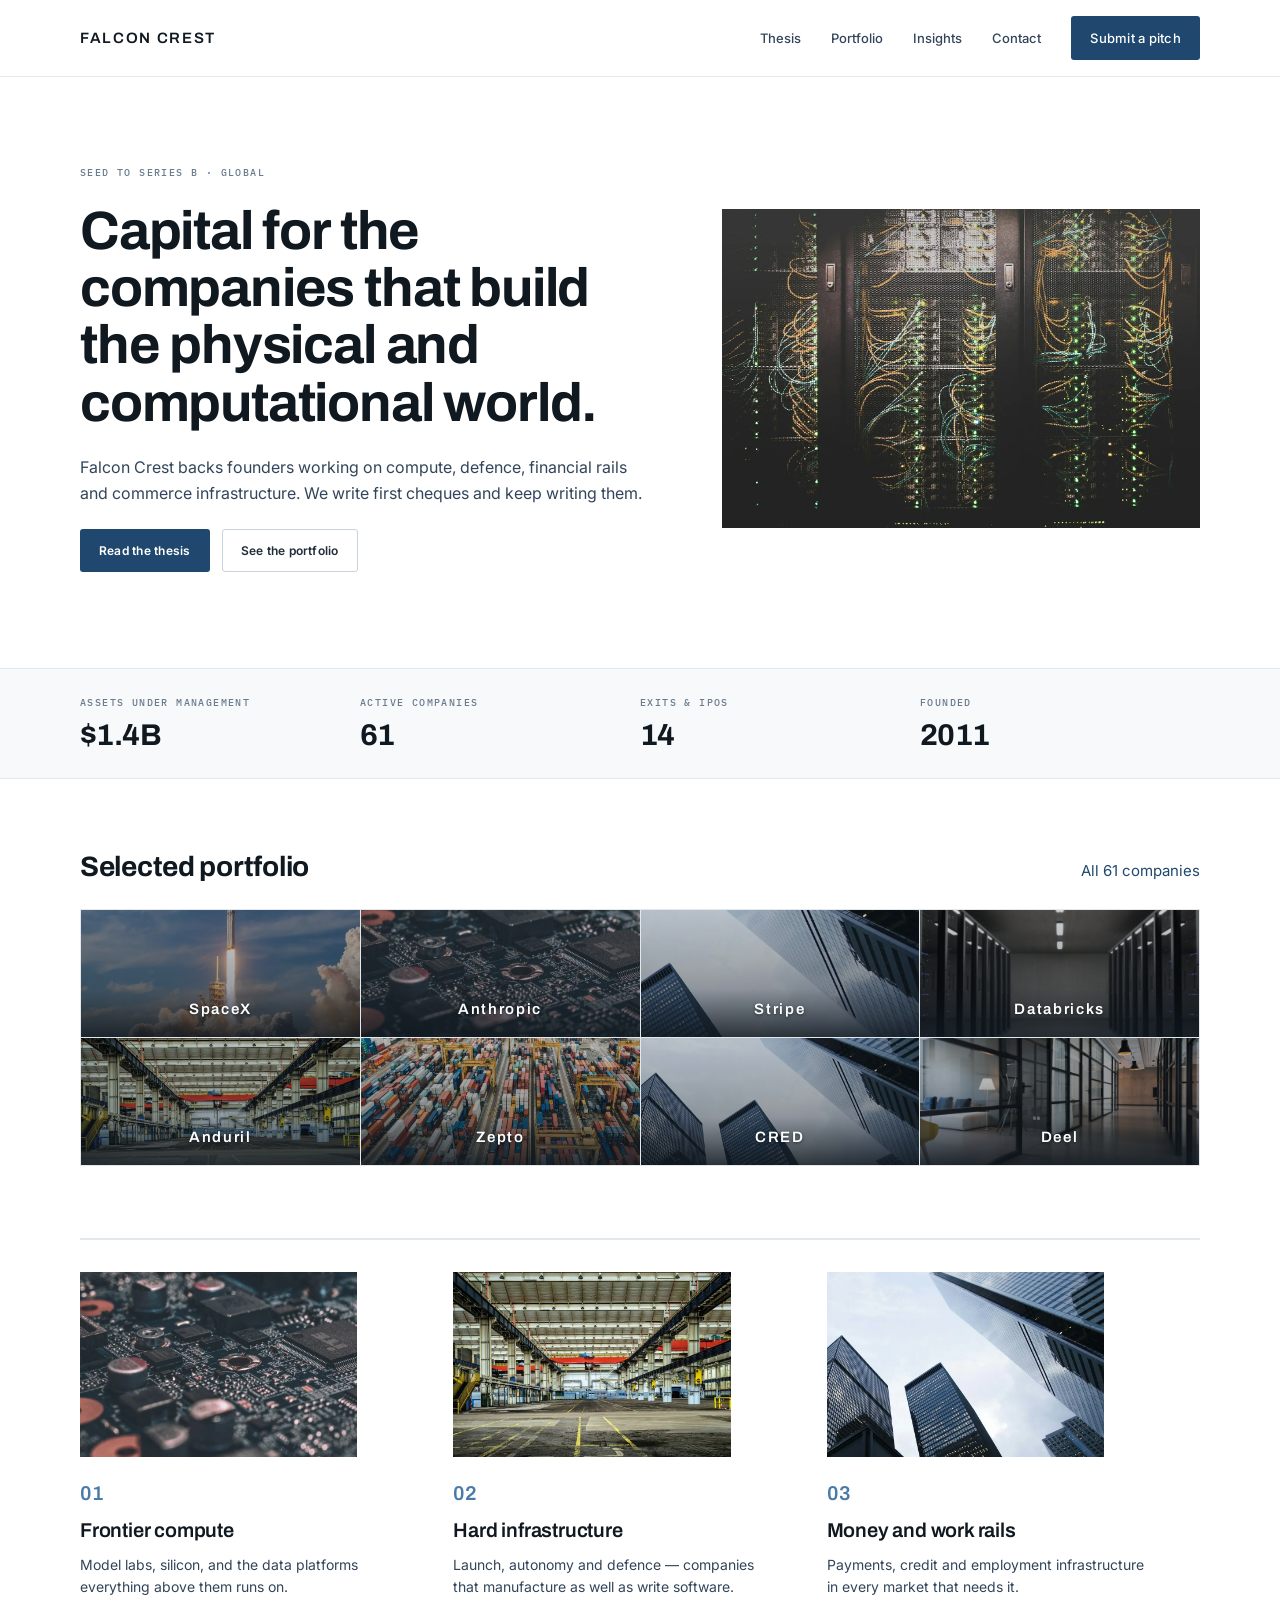
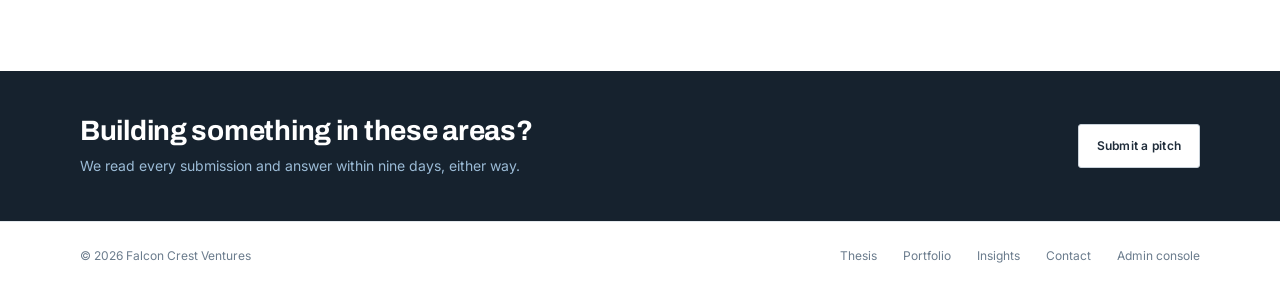
<file: 92610120001_vats_kotadia/website/index.html>
<!DOCTYPE html>
<html lang="en">
<head>
  <meta charset="UTF-8">
  <meta name="viewport" content="width=device-width, initial-scale=1">
  <meta name="description" content="Falcon Crest Ventures backs founders building compute, defence, financial rails and commerce infrastructure. Seed to Series B, global.">
  <meta name="author" content="Vats Kotadia">
  <meta name="enrolment" content="92610120001">
  <title>Falcon Crest Ventures — Capital for the companies that build</title>
  <link rel="preconnect" href="https://fonts.googleapis.com">
  <link rel="preconnect" href="https://fonts.gstatic.com" crossorigin>
  <link href="https://fonts.googleapis.com/css2?family=Archivo:wght@400;600;700&family=IBM+Plex+Mono:wght@500&family=Inter:wght@400;500;600&display=swap" rel="stylesheet">
  <link rel="stylesheet" href="css/style.css">
</head>
<body>
  <a class="skip-link" href="#main">Skip to content</a>

  <!-- ============ Header ============ -->
  <header class="site-header">
    <div class="wrap site-header__inner">
      <a class="wordmark" href="index.html">Falcon Crest</a>

      <button class="nav-toggle" type="button" aria-expanded="false" aria-controls="site-nav">
        <span></span>
        <span class="sr-only">Open menu</span>
      </button>

      <nav class="site-nav" id="site-nav" aria-label="Main">
        <a href="thesis.html">Thesis</a>
        <a href="portfolio.html">Portfolio</a>
        <a href="insights.html">Insights</a>
        <a href="contact.html">Contact</a>
        <a class="btn btn--primary" href="contact.html">Submit a pitch</a>
      </nav>
    </div>
  </header>

  <main id="main">

    <!-- ============ Hero ============ -->
    <section class="wrap hero">
      <div class="hero__copy">
        <span class="eyebrow">Seed to Series B · Global</span>
        <h1 class="display-xl">Capital for the companies that build the physical and computational world.</h1>
        <p class="lead">Falcon Crest backs founders working on compute, defence, financial rails and commerce infrastructure. We write first cheques and keep writing them.</p>
        <div class="hero__actions">
          <a class="btn btn--primary" href="thesis.html">Read the thesis</a>
          <a class="btn btn--secondary" href="portfolio.html">See the portfolio</a>
        </div>
      </div>
      <div class="hero__media">
        <img class="shot shot--std" src="images/hero-servers.webp" width="1400" height="933" alt="Server racks in a dark hall, status lights tracing the cable runs">
      </div>
    </section>

    <!-- ============ Firm statistics ============ -->
    <section class="band" aria-label="Firm at a glance">
      <div class="wrap stats">
        <div class="stat">
          <span class="eyebrow stat__label">Assets under management</span>
          <p class="metric">$1.4B</p>
        </div>
        <div class="stat">
          <span class="eyebrow stat__label">Active companies</span>
          <p class="metric">61</p>
        </div>
        <div class="stat">
          <span class="eyebrow stat__label">Exits &amp; IPOs</span>
          <p class="metric">14</p>
        </div>
        <div class="stat">
          <span class="eyebrow stat__label">Founded</span>
          <p class="metric">2011</p>
        </div>
      </div>
    </section>

    <!-- ============ Selected portfolio ============ -->
    <section class="wrap section">
      <div class="section-head">
        <h2 class="h1">Selected portfolio</h2>
        <a href="portfolio.html">All 61 companies</a>
      </div>

      <div class="logo-grid">
        <a class="logo-cell" href="company.html"><img src="images/launch.webp" width="960" height="640" alt="" loading="lazy"><span>SpaceX</span></a>
        <a class="logo-cell" href="company.html"><img src="images/silicon.webp" width="960" height="640" alt="" loading="lazy"><span>Anthropic</span></a>
        <a class="logo-cell" href="company.html"><img src="images/glass.webp" width="960" height="640" alt="" loading="lazy"><span>Stripe</span></a>
        <a class="logo-cell" href="company.html"><img src="images/aisle.webp" width="1400" height="667" alt="" loading="lazy"><span>Databricks</span></a>
        <a class="logo-cell" href="company.html"><img src="images/factory.webp" width="960" height="640" alt="" loading="lazy"><span>Anduril</span></a>
        <a class="logo-cell" href="company.html"><img src="images/port.webp" width="960" height="640" alt="" loading="lazy"><span>Zepto</span></a>
        <a class="logo-cell" href="company.html"><img src="images/towers.webp" width="960" height="640" alt="" loading="lazy"><span>CRED</span></a>
        <a class="logo-cell" href="company.html"><img src="images/office.webp" width="1400" height="667" alt="" loading="lazy"><span>Deel</span></a>
      </div>
    </section>

    <!-- ============ Focus areas ============ -->
    <section class="wrap" aria-label="Where we invest">
      <div class="focus-areas">
        <article class="focus">
          <div class="focus__photo">
            <img src="images/silicon.webp" width="960" height="640" alt="A processor and the components around it on a circuit board" loading="lazy">
          </div>
          <span class="focus__index">01</span>
          <h3 class="h2">Frontier compute</h3>
          <p>Model labs, silicon, and the data platforms everything above them runs on.</p>
        </article>
        <article class="focus">
          <div class="focus__photo">
            <img src="images/factory.webp" width="960" height="640" alt="An empty factory hall with overhead cranes" loading="lazy">
          </div>
          <span class="focus__index">02</span>
          <h3 class="h2">Hard infrastructure</h3>
          <p>Launch, autonomy and defence — companies that manufacture as well as write software.</p>
        </article>
        <article class="focus">
          <div class="focus__photo">
            <img src="images/towers.webp" width="960" height="640" alt="Glass office towers seen from street level" loading="lazy">
          </div>
          <span class="focus__index">03</span>
          <h3 class="h2">Money and work rails</h3>
          <p>Payments, credit and employment infrastructure in every market that needs it.</p>
        </article>
      </div>
    </section>

    <!-- ============ Call to action ============ -->
    <section class="cta-band">
      <div class="wrap cta-band__inner">
        <div>
          <h2 class="h1">Building something in these areas?</h2>
          <p>We read every submission and answer within nine days, either way.</p>
        </div>
        <a class="btn btn--secondary" href="contact.html">Submit a pitch</a>
      </div>
    </section>

  </main>

  <!-- ============ Footer ============ -->
  <footer class="site-footer">
    <div class="wrap site-footer__inner">
      <p>&copy; <span data-year>2026</span> Falcon Crest Ventures</p>
      <nav class="footer-links" aria-label="Footer">
        <a href="thesis.html">Thesis</a>
        <a href="portfolio.html">Portfolio</a>
        <a href="insights.html">Insights</a>
        <a href="contact.html">Contact</a>
        <a href="admin/login.html">Admin console</a>
      </nav>
    </div>
  </footer>

  <script src="js/main.js"></script>
</body>
</html>
</file>
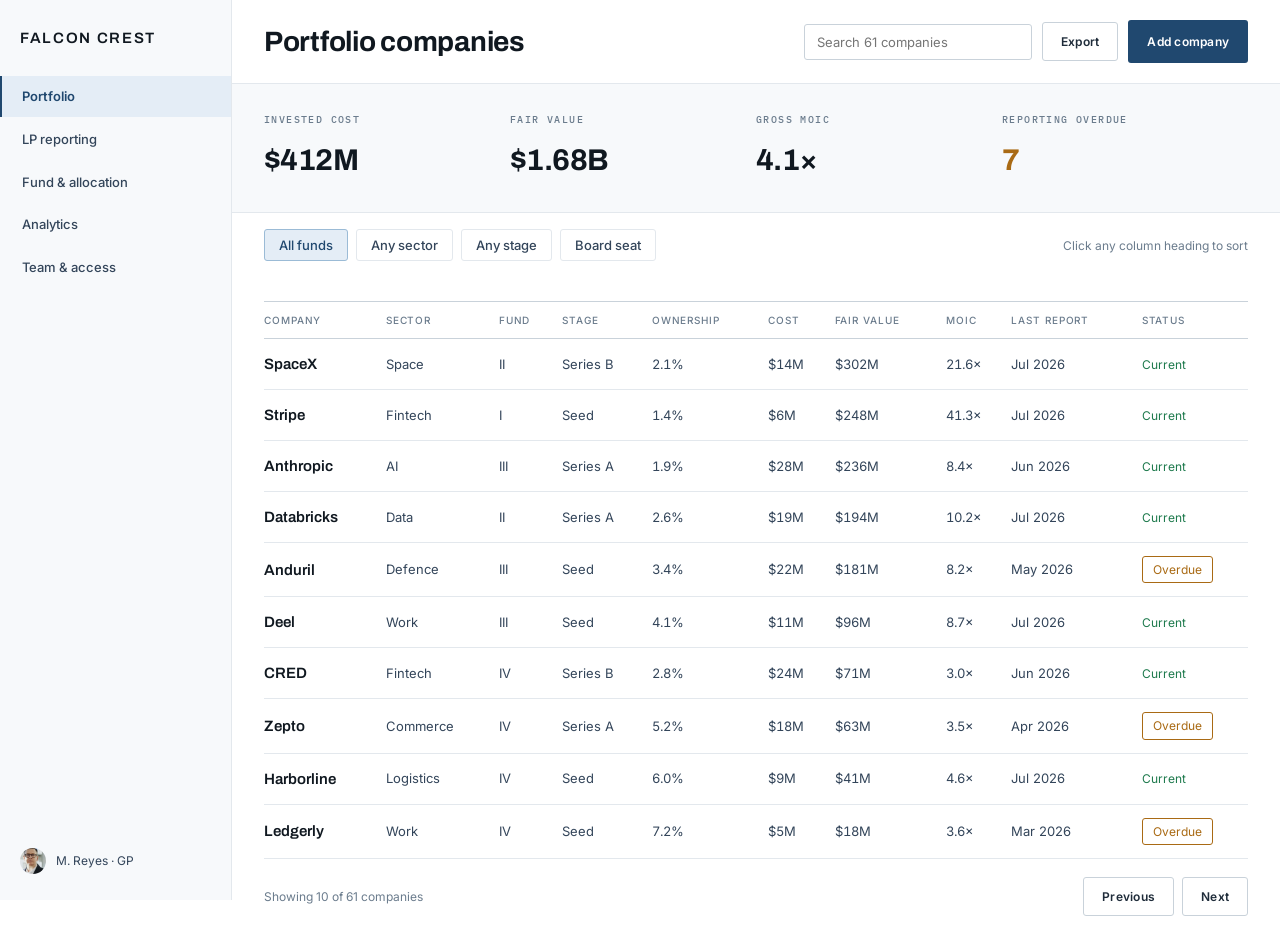
<file: 92610120001_vats_kotadia/website/admin/index.html>
<!DOCTYPE html>
<html lang="en">
<head>
  <meta charset="UTF-8">
  <meta name="viewport" content="width=device-width, initial-scale=1">
  <meta name="author" content="Vats Kotadia">
  <meta name="enrolment" content="92610120001">
  <title>Portfolio companies — Falcon Crest console</title>
  <link rel="preconnect" href="https://fonts.googleapis.com">
  <link rel="preconnect" href="https://fonts.gstatic.com" crossorigin>
  <link href="https://fonts.googleapis.com/css2?family=Archivo:wght@400;600;700&family=IBM+Plex+Mono:wght@500&family=Inter:wght@400;500;600&display=swap" rel="stylesheet">
  <link rel="stylesheet" href="../css/style.css">
  <link rel="stylesheet" href="../css/admin.css">
</head>
<body>
  <a class="skip-link" href="#main">Skip to content</a>

  <div class="app">

    <!-- ============ Sidebar ============ -->
    <nav class="side" aria-label="Console">
      <div class="side__brand">
        <a class="wordmark" href="../index.html">Falcon Crest</a>
      </div>
      <div class="side__nav">
        <a href="index.html" aria-current="page">Portfolio</a>
        <a href="lp-reporting.html">LP reporting</a>
        <a href="allocation.html">Fund &amp; allocation</a>
        <a href="analytics.html">Analytics</a>
        <a href="team.html">Team &amp; access</a>
      </div>
      <div class="side__user">
        <img class="avatar" src="../images/team-reyes.webp" width="320" height="320" alt="">
        <span>M. Reyes · GP</span>
      </div>
    </nav>

    <!-- ============ Main ============ -->
    <div class="main" id="main">

      <div class="topbar">
        <div class="topbar__lead">
          <button class="btn btn--secondary side-toggle" type="button" aria-expanded="false">Menu</button>
          <h1>Portfolio companies</h1>
        </div>
        <div class="topbar__actions">
          <div class="search">
            <label class="sr-only" for="co-search">Search companies</label>
            <input type="text" id="co-search" placeholder="Search 61 companies" data-table-search="co-table" autocomplete="off">
          </div>
          <button class="btn btn--secondary" type="button">Export</button>
          <a class="btn btn--primary" href="add-company.html">Add company</a>
        </div>
      </div>

      <!-- KPI strip -->
      <div class="kpi-strip">
        <div class="kpi">
          <span class="eyebrow">Invested cost</span>
          <p class="kpi__value">$412M</p>
        </div>
        <div class="kpi">
          <span class="eyebrow">Fair value</span>
          <p class="kpi__value">$1.68B</p>
        </div>
        <div class="kpi">
          <span class="eyebrow">Gross MOIC</span>
          <p class="kpi__value">4.1&times;</p>
        </div>
        <div class="kpi">
          <span class="eyebrow">Reporting overdue</span>
          <p class="kpi__value kpi__value--warn">7</p>
        </div>
      </div>

      <div class="toolbar">
        <div class="chip-row" role="group" aria-label="Filter companies">
          <button class="chip is-active" type="button">All funds</button>
          <button class="chip" type="button">Any sector</button>
          <button class="chip" type="button">Any stage</button>
          <button class="chip" type="button">Board seat</button>
        </div>
        <p class="body-sm">Click any column heading to sort</p>
      </div>

      <div class="workspace__main">
        <div class="table-scroll">
          <table class="data-table data-table--wide" id="co-table" data-sortable>
            <caption class="sr-only">Portfolio companies by fair value</caption>
            <thead>
              <tr>
                <th data-sort="text" scope="col">Company</th>
                <th data-sort="text" scope="col">Sector</th>
                <th data-sort="text" scope="col">Fund</th>
                <th data-sort="text" scope="col">Stage</th>
                <th data-sort="number" scope="col">Ownership</th>
                <th data-sort="number" scope="col">Cost</th>
                <th data-sort="number" scope="col">Fair value</th>
                <th data-sort="number" scope="col">MOIC</th>
                <th data-sort="text" scope="col">Last report</th>
                <th data-sort="text" scope="col">Status</th>
                <th scope="col"><span class="sr-only">Actions</span></th>
              </tr>
            </thead>
            <tbody>
              <tr>
                <td class="cell-name">SpaceX</td><td>Space</td><td>II</td><td>Series B</td>
                <td class="num">2.1%</td><td class="num">$14M</td><td class="num">$302M</td><td class="num">21.6&times;</td>
                <td>Jul 2026</td><td><span class="pill pill--current">Current</span></td>
                <td><button class="link-action" type="button">Edit</button></td>
              </tr>
              <tr>
                <td class="cell-name">Stripe</td><td>Fintech</td><td>I</td><td>Seed</td>
                <td class="num">1.4%</td><td class="num">$6M</td><td class="num">$248M</td><td class="num">41.3&times;</td>
                <td>Jul 2026</td><td><span class="pill pill--current">Current</span></td>
                <td><button class="link-action" type="button">Edit</button></td>
              </tr>
              <tr>
                <td class="cell-name">Anthropic</td><td>AI</td><td>III</td><td>Series A</td>
                <td class="num">1.9%</td><td class="num">$28M</td><td class="num">$236M</td><td class="num">8.4&times;</td>
                <td>Jun 2026</td><td><span class="pill pill--current">Current</span></td>
                <td><button class="link-action" type="button">Edit</button></td>
              </tr>
              <tr>
                <td class="cell-name">Databricks</td><td>Data</td><td>II</td><td>Series A</td>
                <td class="num">2.6%</td><td class="num">$19M</td><td class="num">$194M</td><td class="num">10.2&times;</td>
                <td>Jul 2026</td><td><span class="pill pill--current">Current</span></td>
                <td><button class="link-action" type="button">Edit</button></td>
              </tr>
              <tr>
                <td class="cell-name">Anduril</td><td>Defence</td><td>III</td><td>Seed</td>
                <td class="num">3.4%</td><td class="num">$22M</td><td class="num">$181M</td><td class="num">8.2&times;</td>
                <td>May 2026</td><td><span class="pill pill--overdue">Overdue</span></td>
                <td><button class="link-action" type="button">Edit</button></td>
              </tr>
              <tr>
                <td class="cell-name">Deel</td><td>Work</td><td>III</td><td>Seed</td>
                <td class="num">4.1%</td><td class="num">$11M</td><td class="num">$96M</td><td class="num">8.7&times;</td>
                <td>Jul 2026</td><td><span class="pill pill--current">Current</span></td>
                <td><button class="link-action" type="button">Edit</button></td>
              </tr>
              <tr>
                <td class="cell-name">CRED</td><td>Fintech</td><td>IV</td><td>Series B</td>
                <td class="num">2.8%</td><td class="num">$24M</td><td class="num">$71M</td><td class="num">3.0&times;</td>
                <td>Jun 2026</td><td><span class="pill pill--current">Current</span></td>
                <td><button class="link-action" type="button">Edit</button></td>
              </tr>
              <tr>
                <td class="cell-name">Zepto</td><td>Commerce</td><td>IV</td><td>Series A</td>
                <td class="num">5.2%</td><td class="num">$18M</td><td class="num">$63M</td><td class="num">3.5&times;</td>
                <td>Apr 2026</td><td><span class="pill pill--overdue">Overdue</span></td>
                <td><button class="link-action" type="button">Edit</button></td>
              </tr>
              <tr>
                <td class="cell-name">Harborline</td><td>Logistics</td><td>IV</td><td>Seed</td>
                <td class="num">6.0%</td><td class="num">$9M</td><td class="num">$41M</td><td class="num">4.6&times;</td>
                <td>Jul 2026</td><td><span class="pill pill--current">Current</span></td>
                <td><button class="link-action" type="button">Edit</button></td>
              </tr>
              <tr>
                <td class="cell-name">Ledgerly</td><td>Work</td><td>IV</td><td>Seed</td>
                <td class="num">7.2%</td><td class="num">$5M</td><td class="num">$18M</td><td class="num">3.6&times;</td>
                <td>Mar 2026</td><td><span class="pill pill--overdue">Overdue</span></td>
                <td><button class="link-action" type="button">Edit</button></td>
              </tr>
            </tbody>
          </table>
        </div>

        <div class="table-foot">
          <p class="body-sm">Showing 10 of 61 companies</p>
          <div class="pager">
            <button class="btn btn--secondary" type="button">Previous</button>
            <button class="btn btn--secondary" type="button">Next</button>
          </div>
        </div>
      </div>

    </div>
  </div>

  <script src="../js/main.js"></script>
</body>
</html>
</file>
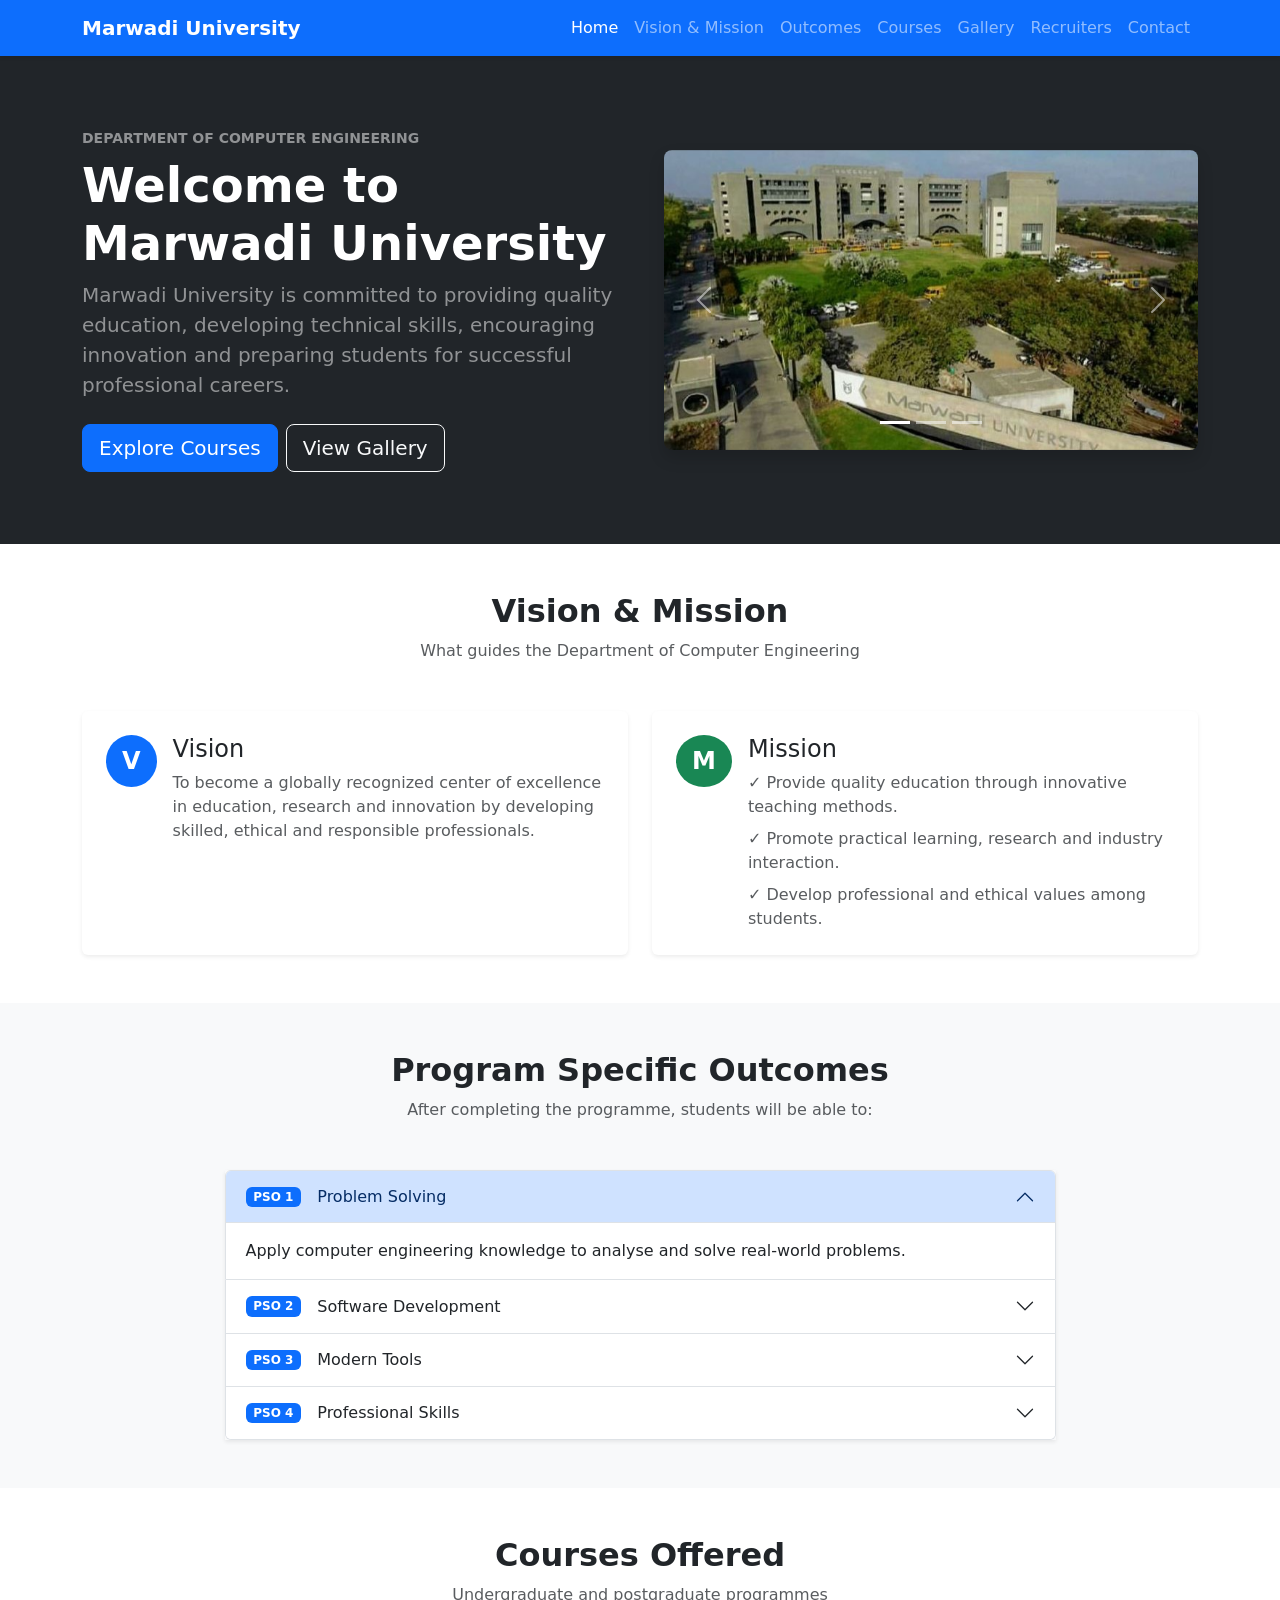
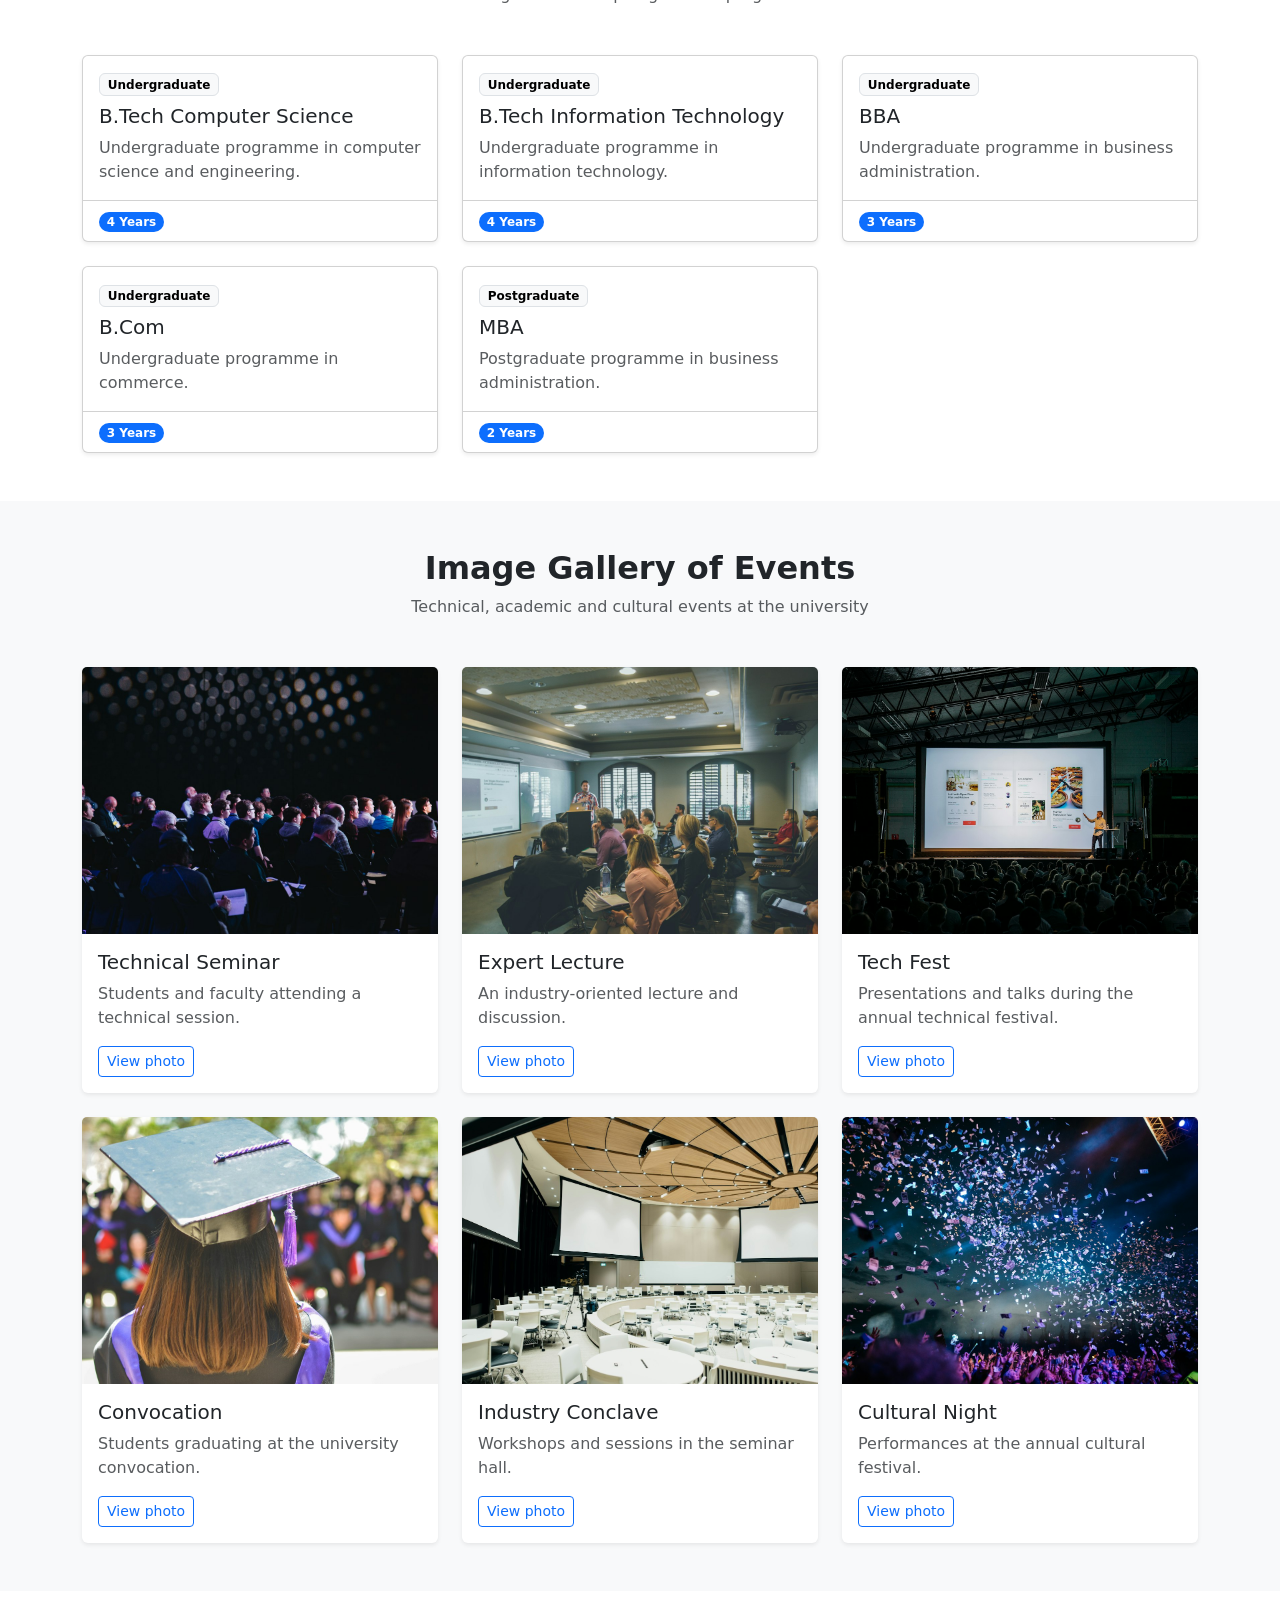
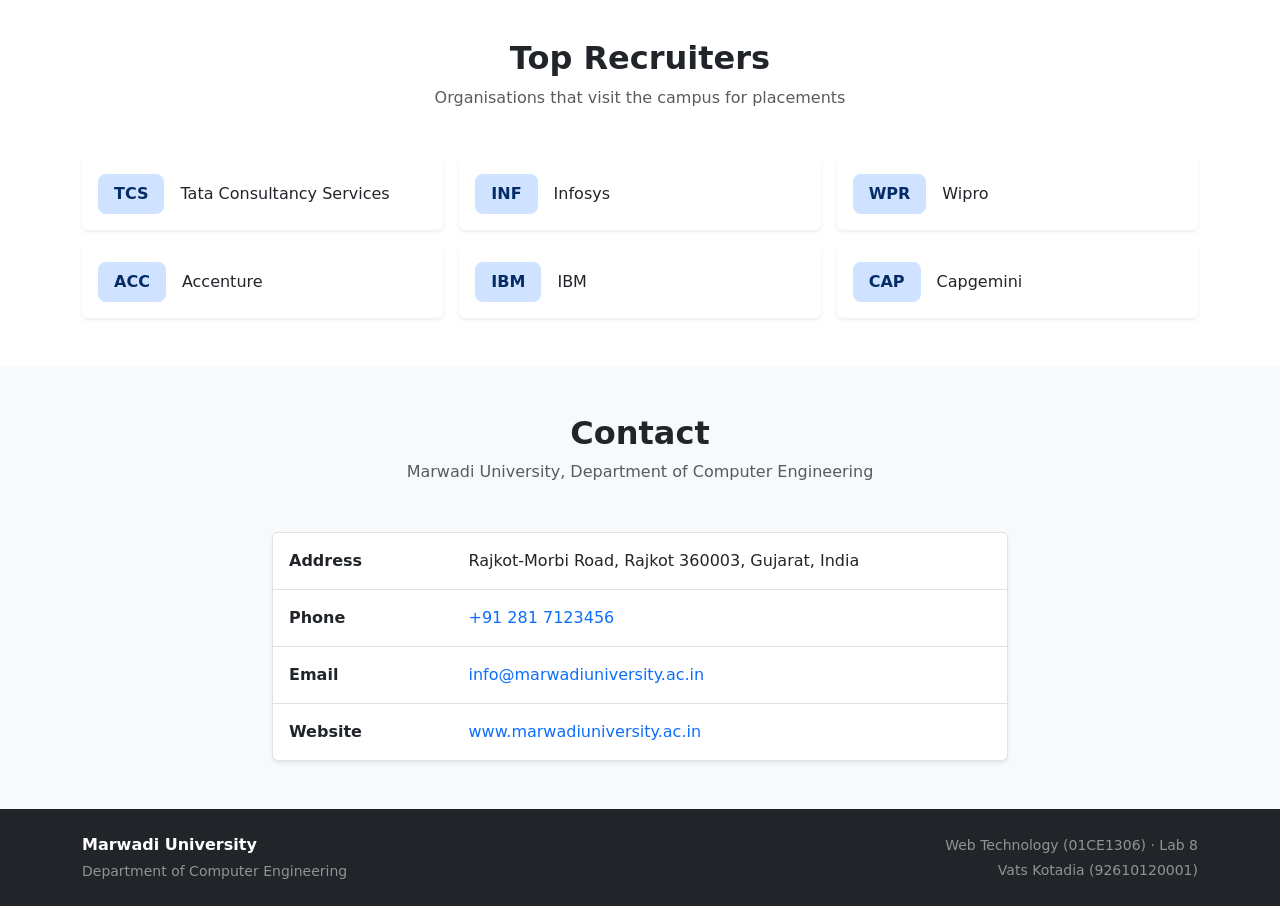
<file: 92610120001_vats_kotadia/website/lab8/index.html>
<!DOCTYPE html>
<html lang="en">
<head>
  <meta charset="UTF-8">
  <meta name="viewport" content="width=device-width, initial-scale=1">
  <meta name="author" content="Vats Kotadia (92610120001)">
  <meta name="description" content="Marwadi University, Department of Computer Engineering: Vision, Mission, Program Specific Outcomes, Courses Offered, Image Gallery of Events and Top Recruiters.">
  <title>Marwadi University | Department of Computer Engineering</title>
  <link href="https://cdn.jsdelivr.net/npm/bootstrap@5.3.3/dist/css/bootstrap.min.css" rel="stylesheet" integrity="sha384-QWTKZyjpPEjISv5WaRU9OFeRpok6YctnYmDr5pNlyT2bRjXh0JMhjY6hW+ALEwIH" crossorigin="anonymous">
</head>
<body data-bs-spy="scroll" data-bs-target="#mainNav" data-bs-root-margin="0px 0px -40%" data-bs-smooth-scroll="true" tabindex="0">

  <!-- Navigation (Bootstrap navbar + collapse) -->
  <nav class="navbar navbar-expand-lg navbar-dark bg-primary sticky-top shadow-sm" aria-label="Main navigation">
    <div class="container">
      <a class="navbar-brand fw-semibold" href="#home">Marwadi University</a>
      <button class="navbar-toggler" type="button" data-bs-toggle="collapse" data-bs-target="#navbarNav" aria-controls="navbarNav" aria-expanded="false" aria-label="Toggle navigation">
        <span class="navbar-toggler-icon"></span>
      </button>
      <div class="collapse navbar-collapse" id="navbarNav">
        <ul class="navbar-nav ms-auto" id="mainNav">
          <li class="nav-item"><a class="nav-link" href="#home">Home</a></li>
          <li class="nav-item"><a class="nav-link" href="#vision">Vision &amp; Mission</a></li>
          <li class="nav-item"><a class="nav-link" href="#outcomes">Outcomes</a></li>
          <li class="nav-item"><a class="nav-link" href="#courses">Courses</a></li>
          <li class="nav-item"><a class="nav-link" href="#gallery">Gallery</a></li>
          <li class="nav-item"><a class="nav-link" href="#recruiters">Recruiters</a></li>
          <li class="nav-item"><a class="nav-link" href="#contact">Contact</a></li>
        </ul>
      </div>
    </div>
  </nav>

  <!-- Home (grid + typography + carousel) -->
  <header id="home" class="bg-dark text-white py-5">
    <div class="container py-lg-4">
      <div class="row align-items-center g-4 g-lg-5">
        <div class="col-lg-6">
          <p class="text-uppercase text-white-50 fw-semibold small mb-2">Department of Computer Engineering</p>
          <h1 class="display-5 fw-bold">Welcome to Marwadi University</h1>
          <p class="lead text-white-50">Marwadi University is committed to providing quality education, developing technical skills, encouraging innovation and preparing students for successful professional careers.</p>
          <div class="d-flex flex-wrap gap-2 mt-4">
            <a href="#courses" class="btn btn-primary btn-lg">Explore Courses</a>
            <a href="#gallery" class="btn btn-outline-light btn-lg">View Gallery</a>
          </div>
        </div>
        <div class="col-lg-6">
          <div id="heroCarousel" class="carousel slide shadow rounded-3 overflow-hidden" data-bs-ride="carousel">
            <div class="carousel-indicators">
              <button type="button" data-bs-target="#heroCarousel" data-bs-slide-to="0" class="active" aria-current="true" aria-label="Slide 1"></button>
              <button type="button" data-bs-target="#heroCarousel" data-bs-slide-to="1" aria-label="Slide 2"></button>
              <button type="button" data-bs-target="#heroCarousel" data-bs-slide-to="2" aria-label="Slide 3"></button>
            </div>
            <div class="carousel-inner">
              <div class="carousel-item active">
                <div class="ratio ratio-16x9"><img src="images/campus.jpg" class="d-block w-100 object-fit-cover" alt="Marwadi University campus"></div>
              </div>
              <div class="carousel-item">
                <div class="ratio ratio-16x9"><img src="images/gallery-3.jpg" class="d-block w-100 object-fit-cover" alt="Speaker presenting at the tech fest"></div>
              </div>
              <div class="carousel-item">
                <div class="ratio ratio-16x9"><img src="images/gallery-4.jpg" class="d-block w-100 object-fit-cover" alt="Graduate at the convocation ceremony"></div>
              </div>
            </div>
            <button class="carousel-control-prev" type="button" data-bs-target="#heroCarousel" data-bs-slide="prev">
              <span class="carousel-control-prev-icon" aria-hidden="true"></span>
              <span class="visually-hidden">Previous</span>
            </button>
            <button class="carousel-control-next" type="button" data-bs-target="#heroCarousel" data-bs-slide="next">
              <span class="carousel-control-next-icon" aria-hidden="true"></span>
              <span class="visually-hidden">Next</span>
            </button>
          </div>
        </div>
      </div>
    </div>
  </header>

  <main>
    <!-- Vision & Mission (cards + media object) -->
    <section id="vision" class="py-5">
      <div class="container">
        <div class="text-center mb-5">
          <h2 class="fw-bold">Vision &amp; Mission</h2>
          <p class="text-body-secondary mb-0">What guides the Department of Computer Engineering</p>
        </div>
        <div class="row g-4">
          <div class="col-md-6">
            <div class="card h-100 border-0 shadow-sm">
              <div class="card-body p-4 d-flex">
                <div class="flex-shrink-0">
                  <span class="d-inline-block rounded-circle bg-primary text-white fw-bold fs-4 px-3 py-2">V</span>
                </div>
                <div class="flex-grow-1 ms-3">
                  <h3 class="h4">Vision</h3>
                  <p class="mb-0 text-body-secondary">To become a globally recognized center of excellence in education, research and innovation by developing skilled, ethical and responsible professionals.</p>
                </div>
              </div>
            </div>
          </div>
          <div class="col-md-6">
            <div class="card h-100 border-0 shadow-sm">
              <div class="card-body p-4 d-flex">
                <div class="flex-shrink-0">
                  <span class="d-inline-block rounded-circle bg-success text-white fw-bold fs-4 px-3 py-2">M</span>
                </div>
                <div class="flex-grow-1 ms-3">
                  <h3 class="h4">Mission</h3>
                  <ul class="list-unstyled text-body-secondary mb-0">
                    <li class="mb-2">&#10003; Provide quality education through innovative teaching methods.</li>
                    <li class="mb-2">&#10003; Promote practical learning, research and industry interaction.</li>
                    <li>&#10003; Develop professional and ethical values among students.</li>
                  </ul>
                </div>
              </div>
            </div>
          </div>
        </div>
      </div>
    </section>

    <!-- Program Specific Outcomes (accordion) -->
    <section id="outcomes" class="py-5 bg-body-tertiary">
      <div class="container">
        <div class="text-center mb-5">
          <h2 class="fw-bold">Program Specific Outcomes</h2>
          <p class="text-body-secondary mb-0">After completing the programme, students will be able to:</p>
        </div>
        <div class="row justify-content-center">
          <div class="col-lg-9">
            <div class="accordion shadow-sm" id="psoAccordion">
            <div class="accordion-item">
              <h3 class="accordion-header">
                <button class="accordion-button" type="button" data-bs-toggle="collapse" data-bs-target="#pso1" aria-expanded="true" aria-controls="pso1">
                  <span class="badge text-bg-primary me-3">PSO 1</span> Problem Solving
                </button>
              </h3>
              <div id="pso1" class="accordion-collapse collapse show" data-bs-parent="#psoAccordion">
                <div class="accordion-body">Apply computer engineering knowledge to analyse and solve real-world problems.</div>
              </div>
            </div>
            <div class="accordion-item">
              <h3 class="accordion-header">
                <button class="accordion-button collapsed" type="button" data-bs-toggle="collapse" data-bs-target="#pso2" aria-expanded="false" aria-controls="pso2">
                  <span class="badge text-bg-primary me-3">PSO 2</span> Software Development
                </button>
              </h3>
              <div id="pso2" class="accordion-collapse collapse" data-bs-parent="#psoAccordion">
                <div class="accordion-body">Design, develop and test software using sound programming practices.</div>
              </div>
            </div>
            <div class="accordion-item">
              <h3 class="accordion-header">
                <button class="accordion-button collapsed" type="button" data-bs-toggle="collapse" data-bs-target="#pso3" aria-expanded="false" aria-controls="pso3">
                  <span class="badge text-bg-primary me-3">PSO 3</span> Modern Tools
                </button>
              </h3>
              <div id="pso3" class="accordion-collapse collapse" data-bs-parent="#psoAccordion">
                <div class="accordion-body">Use modern technologies, frameworks and tools effectively in projects.</div>
              </div>
            </div>
            <div class="accordion-item">
              <h3 class="accordion-header">
                <button class="accordion-button collapsed" type="button" data-bs-toggle="collapse" data-bs-target="#pso4" aria-expanded="false" aria-controls="pso4">
                  <span class="badge text-bg-primary me-3">PSO 4</span> Professional Skills
                </button>
              </h3>
              <div id="pso4" class="accordion-collapse collapse" data-bs-parent="#psoAccordion">
                <div class="accordion-body">Work effectively in teams and in professional environments with ethical values.</div>
              </div>
            </div>
            </div>
          </div>
        </div>
      </div>
    </section>

    <!-- Courses Offered (grid of cards) -->
    <section id="courses" class="py-5">
      <div class="container">
        <div class="text-center mb-5">
          <h2 class="fw-bold">Courses Offered</h2>
          <p class="text-body-secondary mb-0">Undergraduate and postgraduate programmes</p>
        </div>
        <div class="row row-cols-1 row-cols-md-2 row-cols-lg-3 g-4">
          <div class="col">
            <div class="card h-100 shadow-sm">
              <div class="card-body">
                <span class="badge text-bg-light border mb-2">Undergraduate</span>
                <h3 class="h5 card-title">B.Tech Computer Science</h3>
                <p class="card-text text-body-secondary">Undergraduate programme in computer science and engineering.</p>
              </div>
              <div class="card-footer bg-transparent">
                <span class="badge rounded-pill text-bg-primary">4 Years</span>
              </div>
            </div>
          </div>
          <div class="col">
            <div class="card h-100 shadow-sm">
              <div class="card-body">
                <span class="badge text-bg-light border mb-2">Undergraduate</span>
                <h3 class="h5 card-title">B.Tech Information Technology</h3>
                <p class="card-text text-body-secondary">Undergraduate programme in information technology.</p>
              </div>
              <div class="card-footer bg-transparent">
                <span class="badge rounded-pill text-bg-primary">4 Years</span>
              </div>
            </div>
          </div>
          <div class="col">
            <div class="card h-100 shadow-sm">
              <div class="card-body">
                <span class="badge text-bg-light border mb-2">Undergraduate</span>
                <h3 class="h5 card-title">BBA</h3>
                <p class="card-text text-body-secondary">Undergraduate programme in business administration.</p>
              </div>
              <div class="card-footer bg-transparent">
                <span class="badge rounded-pill text-bg-primary">3 Years</span>
              </div>
            </div>
          </div>
          <div class="col">
            <div class="card h-100 shadow-sm">
              <div class="card-body">
                <span class="badge text-bg-light border mb-2">Undergraduate</span>
                <h3 class="h5 card-title">B.Com</h3>
                <p class="card-text text-body-secondary">Undergraduate programme in commerce.</p>
              </div>
              <div class="card-footer bg-transparent">
                <span class="badge rounded-pill text-bg-primary">3 Years</span>
              </div>
            </div>
          </div>
          <div class="col">
            <div class="card h-100 shadow-sm">
              <div class="card-body">
                <span class="badge text-bg-light border mb-2">Postgraduate</span>
                <h3 class="h5 card-title">MBA</h3>
                <p class="card-text text-body-secondary">Postgraduate programme in business administration.</p>
              </div>
              <div class="card-footer bg-transparent">
                <span class="badge rounded-pill text-bg-primary">2 Years</span>
              </div>
            </div>
          </div>
        </div>
      </div>
    </section>

    <!-- Image Gallery of Events (cards + modals) -->
    <section id="gallery" class="py-5 bg-body-tertiary">
      <div class="container">
        <div class="text-center mb-5">
          <h2 class="fw-bold">Image Gallery of Events</h2>
          <p class="text-body-secondary mb-0">Technical, academic and cultural events at the university</p>
        </div>
        <div class="row row-cols-1 row-cols-sm-2 row-cols-lg-3 g-4">
          <div class="col">
            <div class="card h-100 border-0 shadow-sm">
              <div class="ratio ratio-4x3">
                <img src="images/gallery-1.jpg" class="card-img-top object-fit-cover" alt="Audience at a technical seminar">
              </div>
              <div class="card-body">
                <h3 class="h5 card-title">Technical Seminar</h3>
                <p class="card-text text-body-secondary">Students and faculty attending a technical session.</p>
                <button type="button" class="btn btn-outline-primary btn-sm stretched-link" data-bs-toggle="modal" data-bs-target="#galleryModal1">View photo</button>
              </div>
            </div>
          </div>
          <div class="col">
            <div class="card h-100 border-0 shadow-sm">
              <div class="ratio ratio-4x3">
                <img src="images/gallery-2.jpg" class="card-img-top object-fit-cover" alt="Guest lecture in a classroom">
              </div>
              <div class="card-body">
                <h3 class="h5 card-title">Expert Lecture</h3>
                <p class="card-text text-body-secondary">An industry-oriented lecture and discussion.</p>
                <button type="button" class="btn btn-outline-primary btn-sm stretched-link" data-bs-toggle="modal" data-bs-target="#galleryModal2">View photo</button>
              </div>
            </div>
          </div>
          <div class="col">
            <div class="card h-100 border-0 shadow-sm">
              <div class="ratio ratio-4x3">
                <img src="images/gallery-3.jpg" class="card-img-top object-fit-cover" alt="Speaker presenting at a large venue">
              </div>
              <div class="card-body">
                <h3 class="h5 card-title">Tech Fest</h3>
                <p class="card-text text-body-secondary">Presentations and talks during the annual technical festival.</p>
                <button type="button" class="btn btn-outline-primary btn-sm stretched-link" data-bs-toggle="modal" data-bs-target="#galleryModal3">View photo</button>
              </div>
            </div>
          </div>
          <div class="col">
            <div class="card h-100 border-0 shadow-sm">
              <div class="ratio ratio-4x3">
                <img src="images/gallery-4.jpg" class="card-img-top object-fit-cover" alt="Graduate at a convocation ceremony">
              </div>
              <div class="card-body">
                <h3 class="h5 card-title">Convocation</h3>
                <p class="card-text text-body-secondary">Students graduating at the university convocation.</p>
                <button type="button" class="btn btn-outline-primary btn-sm stretched-link" data-bs-toggle="modal" data-bs-target="#galleryModal4">View photo</button>
              </div>
            </div>
          </div>
          <div class="col">
            <div class="card h-100 border-0 shadow-sm">
              <div class="ratio ratio-4x3">
                <img src="images/gallery-5.jpg" class="card-img-top object-fit-cover" alt="University seminar hall">
              </div>
              <div class="card-body">
                <h3 class="h5 card-title">Industry Conclave</h3>
                <p class="card-text text-body-secondary">Workshops and sessions in the seminar hall.</p>
                <button type="button" class="btn btn-outline-primary btn-sm stretched-link" data-bs-toggle="modal" data-bs-target="#galleryModal5">View photo</button>
              </div>
            </div>
          </div>
          <div class="col">
            <div class="card h-100 border-0 shadow-sm">
              <div class="ratio ratio-4x3">
                <img src="images/gallery-6.jpg" class="card-img-top object-fit-cover" alt="Students celebrating at a cultural event">
              </div>
              <div class="card-body">
                <h3 class="h5 card-title">Cultural Night</h3>
                <p class="card-text text-body-secondary">Performances at the annual cultural festival.</p>
                <button type="button" class="btn btn-outline-primary btn-sm stretched-link" data-bs-toggle="modal" data-bs-target="#galleryModal6">View photo</button>
              </div>
            </div>
          </div>
        </div>
      </div>
    </section>

    <!-- Top Recruiters (cards + media object) -->
    <section id="recruiters" class="py-5">
      <div class="container">
        <div class="text-center mb-5">
          <h2 class="fw-bold">Top Recruiters</h2>
          <p class="text-body-secondary mb-0">Organisations that visit the campus for placements</p>
        </div>
        <div class="row row-cols-1 row-cols-sm-2 row-cols-lg-3 g-3">
          <div class="col">
            <div class="card h-100 border-0 shadow-sm">
              <div class="card-body d-flex align-items-center">
                <div class="flex-shrink-0">
                  <span class="d-inline-block rounded-3 bg-primary-subtle text-primary-emphasis fw-bold px-3 py-2">TCS</span>
                </div>
                <div class="flex-grow-1 ms-3">
                  <h3 class="h6 mb-0">Tata Consultancy Services</h3>
                </div>
              </div>
            </div>
          </div>
          <div class="col">
            <div class="card h-100 border-0 shadow-sm">
              <div class="card-body d-flex align-items-center">
                <div class="flex-shrink-0">
                  <span class="d-inline-block rounded-3 bg-primary-subtle text-primary-emphasis fw-bold px-3 py-2">INF</span>
                </div>
                <div class="flex-grow-1 ms-3">
                  <h3 class="h6 mb-0">Infosys</h3>
                </div>
              </div>
            </div>
          </div>
          <div class="col">
            <div class="card h-100 border-0 shadow-sm">
              <div class="card-body d-flex align-items-center">
                <div class="flex-shrink-0">
                  <span class="d-inline-block rounded-3 bg-primary-subtle text-primary-emphasis fw-bold px-3 py-2">WPR</span>
                </div>
                <div class="flex-grow-1 ms-3">
                  <h3 class="h6 mb-0">Wipro</h3>
                </div>
              </div>
            </div>
          </div>
          <div class="col">
            <div class="card h-100 border-0 shadow-sm">
              <div class="card-body d-flex align-items-center">
                <div class="flex-shrink-0">
                  <span class="d-inline-block rounded-3 bg-primary-subtle text-primary-emphasis fw-bold px-3 py-2">ACC</span>
                </div>
                <div class="flex-grow-1 ms-3">
                  <h3 class="h6 mb-0">Accenture</h3>
                </div>
              </div>
            </div>
          </div>
          <div class="col">
            <div class="card h-100 border-0 shadow-sm">
              <div class="card-body d-flex align-items-center">
                <div class="flex-shrink-0">
                  <span class="d-inline-block rounded-3 bg-primary-subtle text-primary-emphasis fw-bold px-3 py-2">IBM</span>
                </div>
                <div class="flex-grow-1 ms-3">
                  <h3 class="h6 mb-0">IBM</h3>
                </div>
              </div>
            </div>
          </div>
          <div class="col">
            <div class="card h-100 border-0 shadow-sm">
              <div class="card-body d-flex align-items-center">
                <div class="flex-shrink-0">
                  <span class="d-inline-block rounded-3 bg-primary-subtle text-primary-emphasis fw-bold px-3 py-2">CAP</span>
                </div>
                <div class="flex-grow-1 ms-3">
                  <h3 class="h6 mb-0">Capgemini</h3>
                </div>
              </div>
            </div>
          </div>
        </div>
      </div>
    </section>

    <!-- Contact (list group) -->
    <section id="contact" class="py-5 bg-body-tertiary">
      <div class="container">
        <div class="text-center mb-5">
          <h2 class="fw-bold">Contact</h2>
          <p class="text-body-secondary mb-0">Marwadi University, Department of Computer Engineering</p>
        </div>
        <div class="row justify-content-center">
          <div class="col-lg-8">
            <ul class="list-group shadow-sm">
              <li class="list-group-item d-flex flex-column flex-sm-row gap-1 py-3">
                <span class="fw-semibold col-sm-3">Address</span>
                <span>Rajkot-Morbi Road, Rajkot 360003, Gujarat, India</span>
              </li>
              <li class="list-group-item d-flex flex-column flex-sm-row gap-1 py-3">
                <span class="fw-semibold col-sm-3">Phone</span>
                <a href="tel:+912817123456" class="link-primary text-decoration-none">+91 281 7123456</a>
              </li>
              <li class="list-group-item d-flex flex-column flex-sm-row gap-1 py-3">
                <span class="fw-semibold col-sm-3">Email</span>
                <a href="mailto:info@marwadiuniversity.ac.in" class="link-primary text-decoration-none">info@marwadiuniversity.ac.in</a>
              </li>
              <li class="list-group-item d-flex flex-column flex-sm-row gap-1 py-3">
                <span class="fw-semibold col-sm-3">Website</span>
                <a href="https://www.marwadiuniversity.ac.in/" class="link-primary text-decoration-none" target="_blank" rel="noopener">www.marwadiuniversity.ac.in</a>
              </li>
            </ul>
          </div>
        </div>
      </div>
    </section>
  </main>

  <!-- Footer -->
  <footer class="bg-dark text-white-50 py-4">
    <div class="container">
      <div class="row g-3 align-items-center">
        <div class="col-md-6 text-center text-md-start">
          <p class="text-white fw-semibold mb-1">Marwadi University</p>
          <p class="small mb-0">Department of Computer Engineering</p>
        </div>
        <div class="col-md-6 text-center text-md-end">
          <p class="small mb-1">Web Technology (01CE1306) &middot; Lab 8</p>
          <p class="small mb-0">Vats Kotadia (92610120001)</p>
        </div>
      </div>
    </div>
  </footer>

  <!-- Gallery modals -->
  <div class="modal fade" id="galleryModal1" tabindex="-1" aria-labelledby="galleryModal1Label" aria-hidden="true">
    <div class="modal-dialog modal-lg modal-dialog-centered">
      <div class="modal-content">
        <div class="modal-header">
          <h2 class="modal-title h5" id="galleryModal1Label">Technical Seminar</h2>
          <button type="button" class="btn-close" data-bs-dismiss="modal" aria-label="Close"></button>
        </div>
        <div class="modal-body p-0">
          <img src="images/gallery-1.jpg" class="img-fluid w-100" alt="Audience at a technical seminar">
        </div>
        <div class="modal-footer justify-content-start">
          <p class="mb-0 text-body-secondary">Students and faculty attending a technical session.</p>
        </div>
      </div>
    </div>
  </div>
  <div class="modal fade" id="galleryModal2" tabindex="-1" aria-labelledby="galleryModal2Label" aria-hidden="true">
    <div class="modal-dialog modal-lg modal-dialog-centered">
      <div class="modal-content">
        <div class="modal-header">
          <h2 class="modal-title h5" id="galleryModal2Label">Expert Lecture</h2>
          <button type="button" class="btn-close" data-bs-dismiss="modal" aria-label="Close"></button>
        </div>
        <div class="modal-body p-0">
          <img src="images/gallery-2.jpg" class="img-fluid w-100" alt="Guest lecture in a classroom">
        </div>
        <div class="modal-footer justify-content-start">
          <p class="mb-0 text-body-secondary">An industry-oriented lecture and discussion.</p>
        </div>
      </div>
    </div>
  </div>
  <div class="modal fade" id="galleryModal3" tabindex="-1" aria-labelledby="galleryModal3Label" aria-hidden="true">
    <div class="modal-dialog modal-lg modal-dialog-centered">
      <div class="modal-content">
        <div class="modal-header">
          <h2 class="modal-title h5" id="galleryModal3Label">Tech Fest</h2>
          <button type="button" class="btn-close" data-bs-dismiss="modal" aria-label="Close"></button>
        </div>
        <div class="modal-body p-0">
          <img src="images/gallery-3.jpg" class="img-fluid w-100" alt="Speaker presenting at a large venue">
        </div>
        <div class="modal-footer justify-content-start">
          <p class="mb-0 text-body-secondary">Presentations and talks during the annual technical festival.</p>
        </div>
      </div>
    </div>
  </div>
  <div class="modal fade" id="galleryModal4" tabindex="-1" aria-labelledby="galleryModal4Label" aria-hidden="true">
    <div class="modal-dialog modal-lg modal-dialog-centered">
      <div class="modal-content">
        <div class="modal-header">
          <h2 class="modal-title h5" id="galleryModal4Label">Convocation</h2>
          <button type="button" class="btn-close" data-bs-dismiss="modal" aria-label="Close"></button>
        </div>
        <div class="modal-body p-0">
          <img src="images/gallery-4.jpg" class="img-fluid w-100" alt="Graduate at a convocation ceremony">
        </div>
        <div class="modal-footer justify-content-start">
          <p class="mb-0 text-body-secondary">Students graduating at the university convocation.</p>
        </div>
      </div>
    </div>
  </div>
  <div class="modal fade" id="galleryModal5" tabindex="-1" aria-labelledby="galleryModal5Label" aria-hidden="true">
    <div class="modal-dialog modal-lg modal-dialog-centered">
      <div class="modal-content">
        <div class="modal-header">
          <h2 class="modal-title h5" id="galleryModal5Label">Industry Conclave</h2>
          <button type="button" class="btn-close" data-bs-dismiss="modal" aria-label="Close"></button>
        </div>
        <div class="modal-body p-0">
          <img src="images/gallery-5.jpg" class="img-fluid w-100" alt="University seminar hall">
        </div>
        <div class="modal-footer justify-content-start">
          <p class="mb-0 text-body-secondary">Workshops and sessions in the seminar hall.</p>
        </div>
      </div>
    </div>
  </div>
  <div class="modal fade" id="galleryModal6" tabindex="-1" aria-labelledby="galleryModal6Label" aria-hidden="true">
    <div class="modal-dialog modal-lg modal-dialog-centered">
      <div class="modal-content">
        <div class="modal-header">
          <h2 class="modal-title h5" id="galleryModal6Label">Cultural Night</h2>
          <button type="button" class="btn-close" data-bs-dismiss="modal" aria-label="Close"></button>
        </div>
        <div class="modal-body p-0">
          <img src="images/gallery-6.jpg" class="img-fluid w-100" alt="Students celebrating at a cultural event">
        </div>
        <div class="modal-footer justify-content-start">
          <p class="mb-0 text-body-secondary">Performances at the annual cultural festival.</p>
        </div>
      </div>
    </div>
  </div>

  <script src="https://cdn.jsdelivr.net/npm/bootstrap@5.3.3/dist/js/bootstrap.bundle.min.js" integrity="sha384-YvpcrYf0tY3lHB60NNkmXc5s9fDVZLESaAA55NDzOxhy9GkcIdslK1eN7N6jIeHz" crossorigin="anonymous"></script>
</body>
</html>
</file>
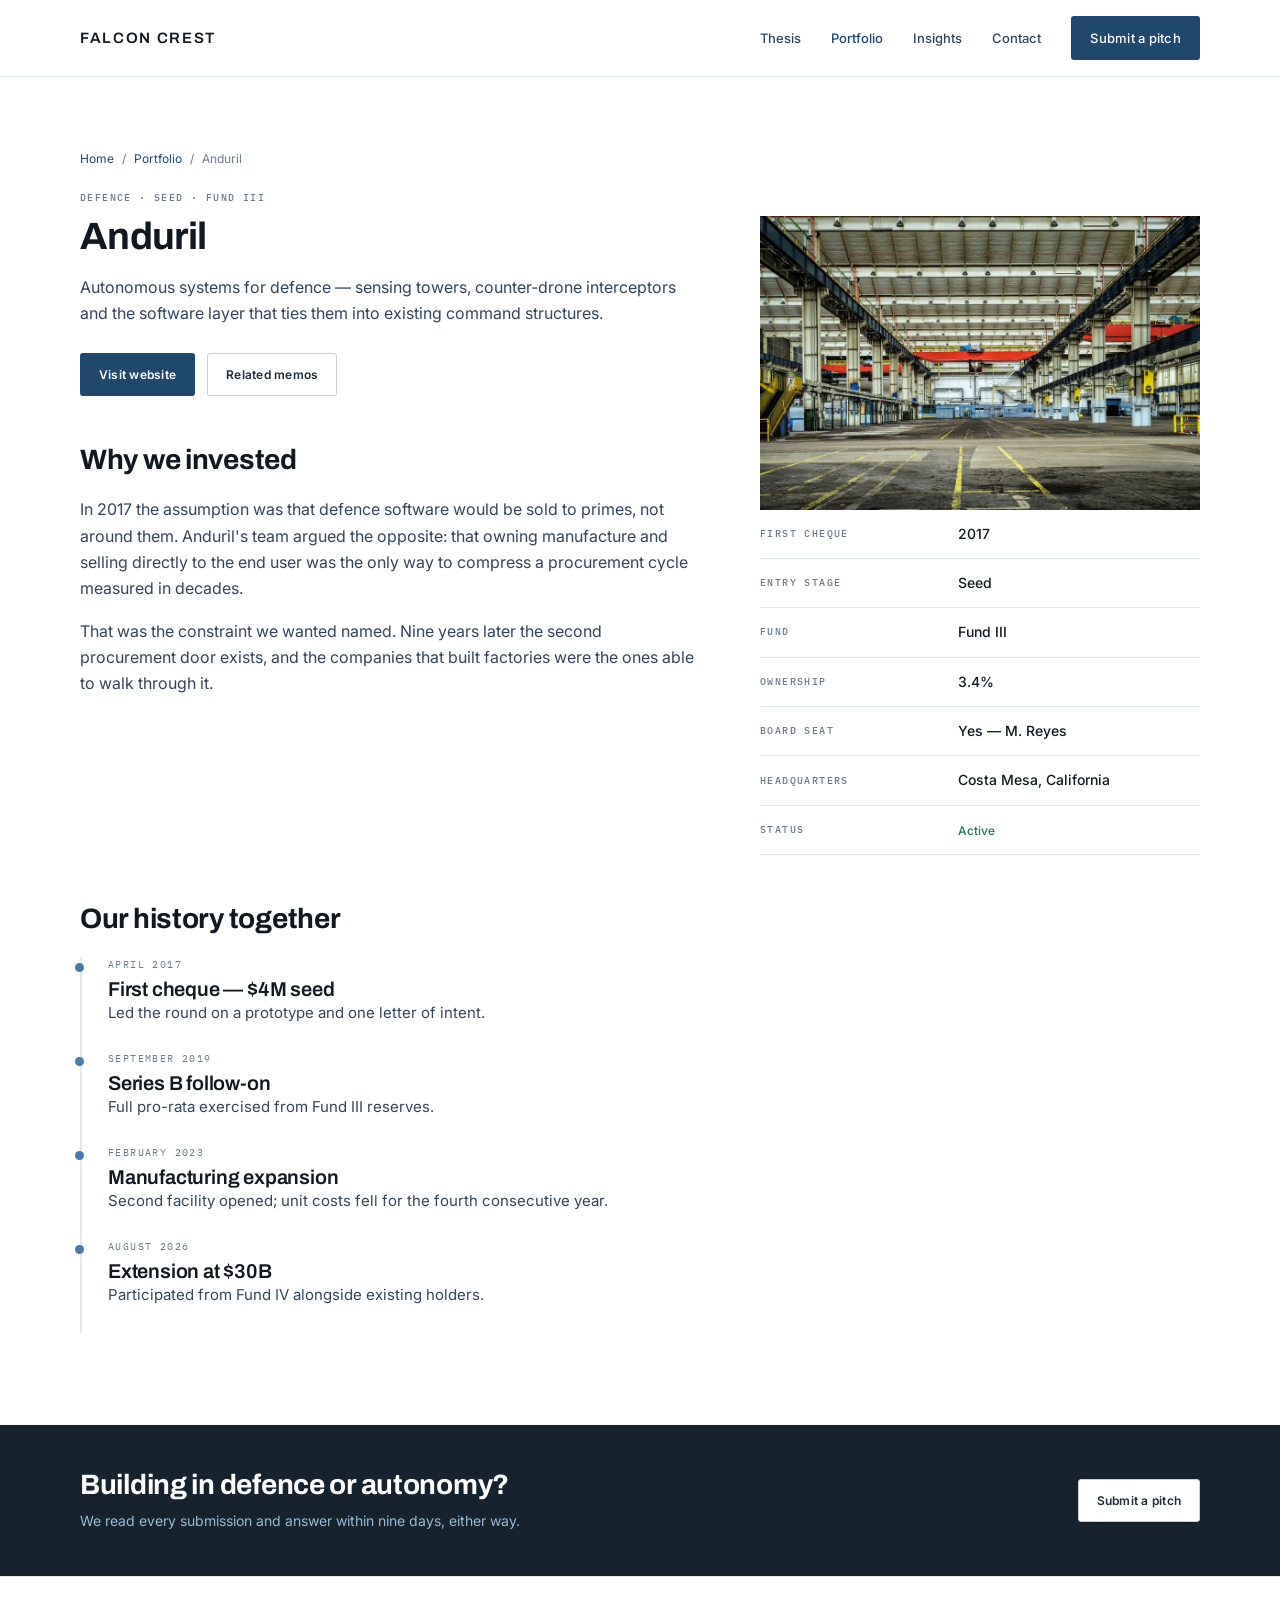
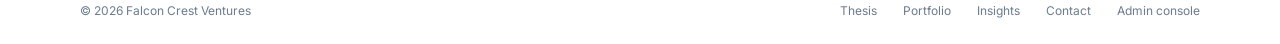
<file: 92610120001_vats_kotadia/website/company.html>
<!DOCTYPE html>
<html lang="en">
<head>
  <meta charset="UTF-8">
  <meta name="viewport" content="width=device-width, initial-scale=1">
  <meta name="description" content="Anduril — a Falcon Crest Ventures portfolio company. Autonomous systems for defence, first cheque 2017.">
  <meta name="author" content="Vats Kotadia">
  <meta name="enrolment" content="92610120001">
  <title>Anduril — Falcon Crest Ventures portfolio</title>
  <link rel="preconnect" href="https://fonts.googleapis.com">
  <link rel="preconnect" href="https://fonts.gstatic.com" crossorigin>
  <link href="https://fonts.googleapis.com/css2?family=Archivo:wght@400;600;700&family=IBM+Plex+Mono:wght@500&family=Inter:wght@400;500;600&display=swap" rel="stylesheet">
  <link rel="stylesheet" href="css/style.css">
</head>
<body>
  <a class="skip-link" href="#main">Skip to content</a>

  <header class="site-header">
    <div class="wrap site-header__inner">
      <a class="wordmark" href="index.html">Falcon Crest</a>
      <button class="nav-toggle" type="button" aria-expanded="false" aria-controls="site-nav">
        <span></span><span class="sr-only">Open menu</span>
      </button>
      <nav class="site-nav" id="site-nav" aria-label="Main">
        <a href="thesis.html">Thesis</a>
        <a href="portfolio.html" aria-current="page">Portfolio</a>
        <a href="insights.html">Insights</a>
        <a href="contact.html">Contact</a>
        <a class="btn btn--primary" href="contact.html">Submit a pitch</a>
      </nav>
    </div>
  </header>

  <main id="main" class="wrap section">

    <nav class="breadcrumb" aria-label="Breadcrumb">
      <a href="index.html">Home</a>
      <span aria-hidden="true">/</span>
      <a href="portfolio.html">Portfolio</a>
      <span aria-hidden="true">/</span>
      <span>Anduril</span>
    </nav>

    <!-- ============ Company header ============ -->
    <div class="detail-head">
      <div>
        <span class="eyebrow">Defence · Seed · Fund III</span>
        <h1 class="display-l title-gap">Anduril</h1>
        <p class="lead">Autonomous systems for defence — sensing towers, counter-drone interceptors and the software layer that ties them into existing command structures.</p>

        <div class="hero__actions stack-gap">
          <a class="btn btn--primary" href="https://www.anduril.com" rel="noopener">Visit website</a>
          <a class="btn btn--secondary" href="insights.html">Related memos</a>
        </div>

        <h2 class="h1 section-gap">Why we invested</h2>
        <p class="lead">In 2017 the assumption was that defence software would be sold to primes, not around them. Anduril's team argued the opposite: that owning manufacture and selling directly to the end user was the only way to compress a procurement cycle measured in decades.</p>
        <p class="lead body-gap">That was the constraint we wanted named. Nine years later the second procurement door exists, and the companies that built factories were the ones able to walk through it.</p>
      </div>

      <aside aria-label="Investment facts">
        <img class="shot shot--std stack-gap" src="images/factory.webp" width="960" height="640" alt="A factory hall with overhead cranes, the kind of plant Anduril builds in">

        <table class="fact-table">
          <caption class="sr-only">Investment facts for Anduril</caption>
          <tbody>
            <tr><th scope="row">First cheque</th><td>2017</td></tr>
            <tr><th scope="row">Entry stage</th><td>Seed</td></tr>
            <tr><th scope="row">Fund</th><td>Fund III</td></tr>
            <tr><th scope="row">Ownership</th><td>3.4%</td></tr>
            <tr><th scope="row">Board seat</th><td>Yes — M. Reyes</td></tr>
            <tr><th scope="row">Headquarters</th><td>Costa Mesa, California</td></tr>
            <tr><th scope="row">Status</th><td><span class="pill pill--current">Active</span></td></tr>
          </tbody>
        </table>
      </aside>
    </div>

    <!-- ============ Timeline ============ -->
    <section class="section-gap">
      <h2 class="h1 list-heading">Our history together</h2>
      <ul class="timeline">
        <li>
          <time datetime="2017-04">April 2017</time>
          <h3 class="h2">First cheque — $4M seed</h3>
          <p class="muted">Led the round on a prototype and one letter of intent.</p>
        </li>
        <li>
          <time datetime="2019-09">September 2019</time>
          <h3 class="h2">Series B follow-on</h3>
          <p class="muted">Full pro-rata exercised from Fund III reserves.</p>
        </li>
        <li>
          <time datetime="2023-02">February 2023</time>
          <h3 class="h2">Manufacturing expansion</h3>
          <p class="muted">Second facility opened; unit costs fell for the fourth consecutive year.</p>
        </li>
        <li>
          <time datetime="2026-08">August 2026</time>
          <h3 class="h2">Extension at $30B</h3>
          <p class="muted">Participated from Fund IV alongside existing holders.</p>
        </li>
      </ul>
    </section>

  </main>

  <section class="cta-band">
    <div class="wrap cta-band__inner">
      <div>
        <h2 class="h1">Building in defence or autonomy?</h2>
        <p>We read every submission and answer within nine days, either way.</p>
      </div>
      <a class="btn btn--secondary" href="contact.html">Submit a pitch</a>
    </div>
  </section>

  <footer class="site-footer">
    <div class="wrap site-footer__inner">
      <p>&copy; <span data-year>2026</span> Falcon Crest Ventures</p>
      <nav class="footer-links" aria-label="Footer">
        <a href="thesis.html">Thesis</a>
        <a href="portfolio.html">Portfolio</a>
        <a href="insights.html">Insights</a>
        <a href="contact.html">Contact</a>
        <a href="admin/login.html">Admin console</a>
      </nav>
    </div>
  </footer>

  <script src="js/main.js"></script>
</body>
</html>
</file>
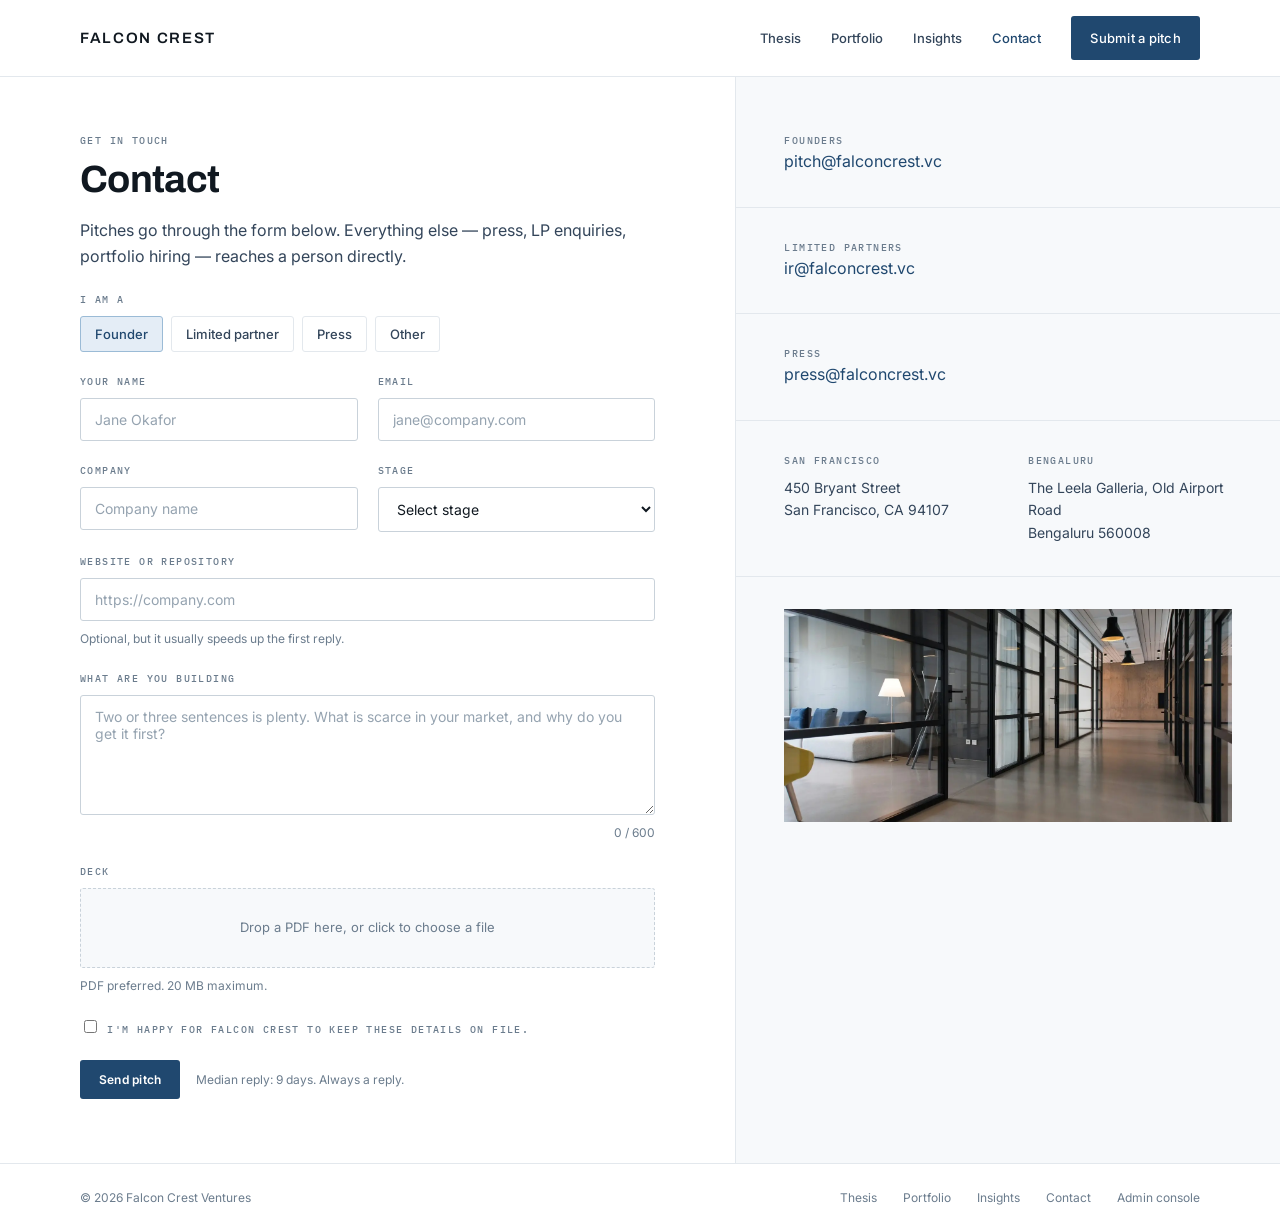
<file: 92610120001_vats_kotadia/website/contact.html>
<!DOCTYPE html>
<html lang="en">
<head>
  <meta charset="UTF-8">
  <meta name="viewport" content="width=device-width, initial-scale=1">
  <meta name="description" content="Submit a pitch to Falcon Crest Ventures, or reach the team about press, LP enquiries and portfolio hiring.">
  <meta name="author" content="Vats Kotadia">
  <meta name="enrolment" content="92610120001">
  <title>Contact — Falcon Crest Ventures</title>
  <link rel="preconnect" href="https://fonts.googleapis.com">
  <link rel="preconnect" href="https://fonts.gstatic.com" crossorigin>
  <link href="https://fonts.googleapis.com/css2?family=Archivo:wght@400;600;700&family=IBM+Plex+Mono:wght@500&family=Inter:wght@400;500;600&display=swap" rel="stylesheet">
  <link rel="stylesheet" href="css/style.css">
</head>
<body>
  <a class="skip-link" href="#main">Skip to content</a>

  <header class="site-header">
    <div class="wrap site-header__inner">
      <a class="wordmark" href="index.html">Falcon Crest</a>
      <button class="nav-toggle" type="button" aria-expanded="false" aria-controls="site-nav">
        <span></span><span class="sr-only">Open menu</span>
      </button>
      <nav class="site-nav" id="site-nav" aria-label="Main">
        <a href="thesis.html">Thesis</a>
        <a href="portfolio.html">Portfolio</a>
        <a href="insights.html">Insights</a>
        <a href="contact.html" aria-current="page">Contact</a>
        <a class="btn btn--primary" href="contact.html">Submit a pitch</a>
      </nav>
    </div>
  </header>

  <main id="main">
    <div class="contact-split">

      <!-- ============ Pitch form — VALIDATED FORM 1 of 2 ============ -->
      <div class="contact-form-col">
        <span class="eyebrow">Get in touch</span>
        <h1 class="display-l title-gap">Contact</h1>
        <p class="lead list-heading">Pitches go through the form below. Everything else — press, LP enquiries, portfolio hiring — reaches a person directly.</p>

        <form id="pitch-form" data-validate novalidate
              data-success="Pitch received. You'll hear back within nine days, either way.">

          <div class="form-status" role="status"></div>

          <div class="field">
            <label for="role">I am a</label>
            <div class="segmented" role="radiogroup" aria-labelledby="role">
              <label class="chip">
                <input type="radio" name="role" value="founder" checked class="sr-only"> Founder
              </label>
              <label class="chip">
                <input type="radio" name="role" value="lp" class="sr-only"> Limited partner
              </label>
              <label class="chip">
                <input type="radio" name="role" value="press" class="sr-only"> Press
              </label>
              <label class="chip">
                <input type="radio" name="role" value="other" class="sr-only"> Other
              </label>
            </div>
          </div>

          <div class="form-grid">
            <div class="field">
              <label for="name">Your name</label>
              <input type="text" id="name" name="name" placeholder="Jane Okafor" autocomplete="name"
                     data-rule-required="Enter your name so we know who is writing."
                     data-rule-min="2|A name needs at least two characters."
                     data-rule-pattern="^[A-Za-z .'\-]+$|Use letters, spaces, apostrophes and hyphens only.">
              <span class="field__error"></span>
            </div>

            <div class="field">
              <label for="email">Email</label>
              <input type="email" id="email" name="email" placeholder="jane@company.com" autocomplete="email"
                     data-rule-required="We need an email address to reply to."
                     data-rule-email="That address doesn't look right — check for a missing @ or domain.">
              <span class="field__error"></span>
            </div>
          </div>

          <div class="form-grid">
            <div class="field">
              <label for="company">Company</label>
              <input type="text" id="company" name="company" placeholder="Company name" autocomplete="organization"
                     data-rule-required="Tell us the company name.">
              <span class="field__error"></span>
            </div>

            <div class="field">
              <label for="stage">Stage</label>
              <select id="stage" name="stage"
                      data-rule-required="Choose the stage you are raising at.">
                <option value="">Select stage</option>
                <option value="pre-seed">Pre-seed</option>
                <option value="seed">Seed</option>
                <option value="series-a">Series A</option>
                <option value="series-b">Series B</option>
                <option value="later">Later</option>
              </select>
              <span class="field__error"></span>
            </div>
          </div>

          <div class="field">
            <label for="website">Website or repository</label>
            <input type="url" id="website" name="website" placeholder="https://company.com"
                   data-rule-pattern="^https?:\/\/[^\s.]+\.[^\s]{2,}$|Include the full address, starting with http:// or https://">
            <span class="field__hint">Optional, but it usually speeds up the first reply.</span>
            <span class="field__error"></span>
          </div>

          <div class="field">
            <label for="pitch">What are you building</label>
            <textarea id="pitch" name="pitch" placeholder="Two or three sentences is plenty. What is scarce in your market, and why do you get it first?"
                      data-rule-required="Tell us briefly what you are building."
                      data-rule-min="40|Give us a little more — at least 40 characters."
                      data-rule-max="600|Keep it under 600 characters; you can attach the detail below."></textarea>
            <span class="char-count" data-for="pitch" data-limit="600">0 / 600</span>
            <span class="field__error"></span>
          </div>

          <div class="field">
            <label for="deck-input">Deck</label>
            <div class="dropzone" data-input="deck-input" tabindex="0" role="button"
                 aria-describedby="deck-hint">Drop a PDF here, or click to choose a file</div>
            <input type="file" id="deck-input" name="deck" accept=".pdf,.key,.pptx" class="sr-only">
            <span class="field__hint" id="deck-hint">PDF preferred. 20 MB maximum.</span>
          </div>

          <div class="field">
            <label class="checkbox-inline consent-label">
              <input type="checkbox" id="consent" name="consent"
                     data-rule-checked="Please confirm before sending.">
              I'm happy for Falcon Crest to keep these details on file.
            </label>
            <span class="field__error"></span>
          </div>

          <div class="submit-row">
            <button class="btn btn--primary" type="submit">Send pitch</button>
            <p class="body-sm">Median reply: 9 days. Always a reply.</p>
          </div>
        </form>
      </div>

      <!-- ============ Direct contacts ============ -->
      <aside class="contact-side" aria-label="Direct contacts">
        <div class="contact-side__block">
          <span class="eyebrow">Founders</span>
          <a href="mailto:pitch@falconcrest.vc">pitch@falconcrest.vc</a>
        </div>
        <div class="contact-side__block">
          <span class="eyebrow">Limited partners</span>
          <a href="mailto:ir@falconcrest.vc">ir@falconcrest.vc</a>
        </div>
        <div class="contact-side__block">
          <span class="eyebrow">Press</span>
          <a href="mailto:press@falconcrest.vc">press@falconcrest.vc</a>
        </div>

        <div class="contact-side__block">
          <div class="office-grid">
            <div class="office">
              <span class="eyebrow">San Francisco</span>
              <address>450 Bryant Street<br>San Francisco, CA 94107</address>
            </div>
            <div class="office">
              <span class="eyebrow">Bengaluru</span>
              <address>The Leela Galleria, Old Airport Road<br>Bengaluru 560008</address>
            </div>
          </div>
        </div>

        <div class="contact-side__block contact-side__block--last">
          <img class="shot shot--wide" src="images/office.webp" width="1400" height="667" alt="A quiet corridor of glass meeting rooms in the firm's office" loading="lazy">
        </div>
      </aside>

    </div>
  </main>

  <footer class="site-footer">
    <div class="wrap site-footer__inner">
      <p>&copy; <span data-year>2026</span> Falcon Crest Ventures</p>
      <nav class="footer-links" aria-label="Footer">
        <a href="thesis.html">Thesis</a>
        <a href="portfolio.html">Portfolio</a>
        <a href="insights.html">Insights</a>
        <a href="contact.html">Contact</a>
        <a href="admin/login.html">Admin console</a>
      </nav>
    </div>
  </footer>

  <script src="js/main.js"></script>
  <script src="js/validation.js"></script>
</body>
</html>
</file>
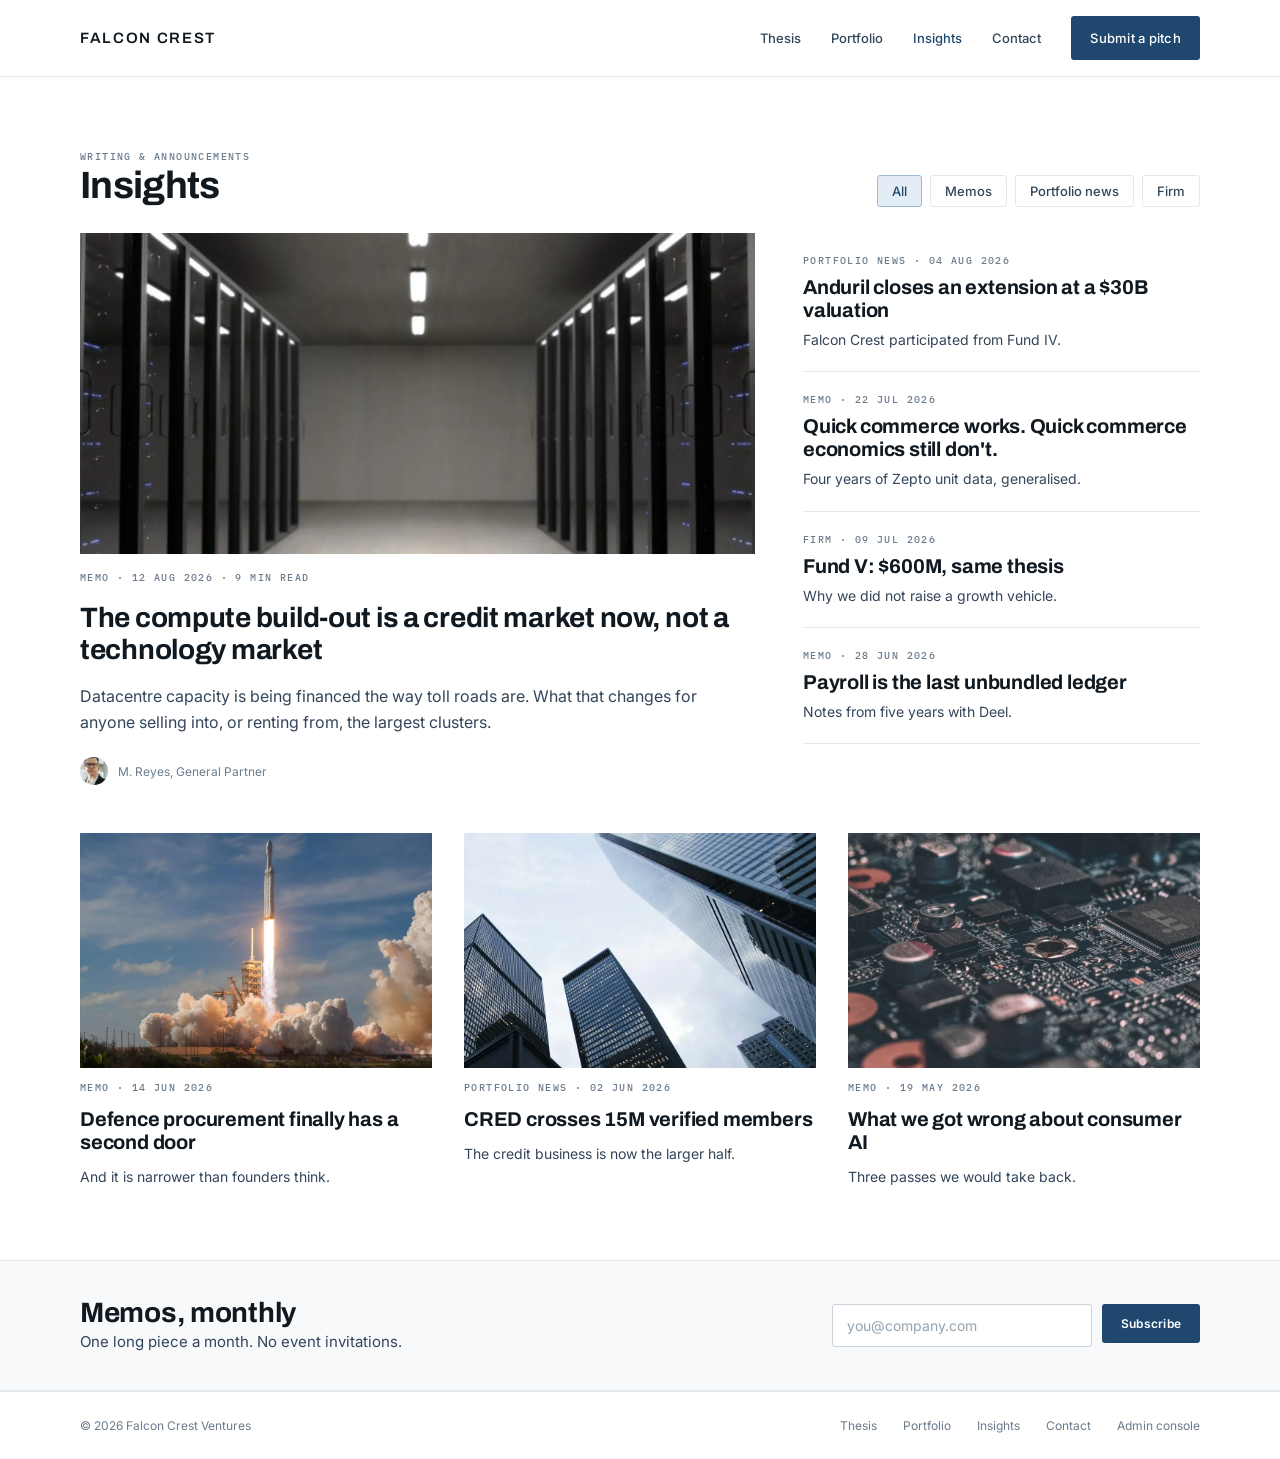
<file: 92610120001_vats_kotadia/website/insights.html>
<!DOCTYPE html>
<html lang="en">
<head>
  <meta charset="UTF-8">
  <meta name="viewport" content="width=device-width, initial-scale=1">
  <meta name="description" content="Memos, portfolio news and firm announcements from Falcon Crest Ventures.">
  <meta name="author" content="Vats Kotadia">
  <meta name="enrolment" content="92610120001">
  <title>Insights — Falcon Crest Ventures</title>
  <link rel="preconnect" href="https://fonts.googleapis.com">
  <link rel="preconnect" href="https://fonts.gstatic.com" crossorigin>
  <link href="https://fonts.googleapis.com/css2?family=Archivo:wght@400;600;700&family=IBM+Plex+Mono:wght@500&family=Inter:wght@400;500;600&display=swap" rel="stylesheet">
  <link rel="stylesheet" href="css/style.css">
</head>
<body>
  <a class="skip-link" href="#main">Skip to content</a>

  <header class="site-header">
    <div class="wrap site-header__inner">
      <a class="wordmark" href="index.html">Falcon Crest</a>
      <button class="nav-toggle" type="button" aria-expanded="false" aria-controls="site-nav">
        <span></span><span class="sr-only">Open menu</span>
      </button>
      <nav class="site-nav" id="site-nav" aria-label="Main">
        <a href="thesis.html">Thesis</a>
        <a href="portfolio.html">Portfolio</a>
        <a href="insights.html" aria-current="page">Insights</a>
        <a href="contact.html">Contact</a>
        <a class="btn btn--primary" href="contact.html">Submit a pitch</a>
      </nav>
    </div>
  </header>

  <main id="main" class="wrap section">

    <div class="section-head">
      <div>
        <span class="eyebrow">Writing &amp; announcements</span>
        <h1 class="display-l">Insights</h1>
      </div>
      <div class="chip-row" role="group" aria-label="Filter by category">
        <button class="chip is-active" type="button">All</button>
        <button class="chip" type="button">Memos</button>
        <button class="chip" type="button">Portfolio news</button>
        <button class="chip" type="button">Firm</button>
      </div>
    </div>

    <!-- ============ Feature + latest ============ -->
    <div class="insight-split">

      <article class="feature">
        <img class="shot shot--wide" src="images/aisle.webp" width="1400" height="667" alt="A long aisle of server cabinets, the physical plant behind the compute build-out">
        <span class="eyebrow">Memo · 12 Aug 2026 · 9 min read</span>
        <h2 class="h1">The compute build-out is a credit market now, not a technology market</h2>
        <p class="lead">Datacentre capacity is being financed the way toll roads are. What that changes for anyone selling into, or renting from, the largest clusters.</p>
        <div class="byline">
          <img class="avatar" src="images/team-reyes.webp" width="320" height="320" alt="">
          <p class="body-sm">M. Reyes, General Partner</p>
        </div>
      </article>

      <div>
        <h2 class="sr-only">Latest posts</h2>
        <ul class="article-list">
          <li>
            <span class="eyebrow">Portfolio news · 04 Aug 2026</span>
            <h3>Anduril closes an extension at a $30B valuation</h3>
            <p>Falcon Crest participated from Fund IV.</p>
          </li>
          <li>
            <span class="eyebrow">Memo · 22 Jul 2026</span>
            <h3>Quick commerce works. Quick commerce economics still don't.</h3>
            <p>Four years of Zepto unit data, generalised.</p>
          </li>
          <li>
            <span class="eyebrow">Firm · 09 Jul 2026</span>
            <h3>Fund V: $600M, same thesis</h3>
            <p>Why we did not raise a growth vehicle.</p>
          </li>
          <li>
            <span class="eyebrow">Memo · 28 Jun 2026</span>
            <h3>Payroll is the last unbundled ledger</h3>
            <p>Notes from five years with Deel.</p>
          </li>
        </ul>
      </div>

    </div>

    <!-- ============ More articles ============ -->
    <div class="article-row">
      <article class="article-card">
        <img class="shot shot--std" src="images/launch.webp" width="960" height="640" alt="A launch vehicle climbing through its exhaust cloud" loading="lazy">
        <span class="eyebrow">Memo · 14 Jun 2026</span>
        <h3>Defence procurement finally has a second door</h3>
        <p>And it is narrower than founders think.</p>
      </article>
      <article class="article-card">
        <img class="shot shot--std" src="images/towers.webp" width="960" height="640" alt="Glass office towers photographed from street level" loading="lazy">
        <span class="eyebrow">Portfolio news · 02 Jun 2026</span>
        <h3>CRED crosses 15M verified members</h3>
        <p>The credit business is now the larger half.</p>
      </article>
      <article class="article-card">
        <img class="shot shot--std" src="images/silicon.webp" width="960" height="640" alt="A close view of silicon on a circuit board" loading="lazy">
        <span class="eyebrow">Memo · 19 May 2026</span>
        <h3>What we got wrong about consumer AI</h3>
        <p>Three passes we would take back.</p>
      </article>
    </div>

  </main>

  <!-- ============ Newsletter ============ -->
  <section class="band">
    <div class="wrap newsletter">
      <div>
        <h2 class="h1">Memos, monthly</h2>
        <p class="muted">One long piece a month. No event invitations.</p>
      </div>
      <form class="newsletter__form" data-validate novalidate data-success="You're subscribed. The next memo goes out on the first Tuesday.">
        <div class="form-status status-inline"></div>
        <div class="field field--inline">
          <label class="sr-only" for="news-email">Email address</label>
          <input type="email" id="news-email" name="email" placeholder="you@company.com"
                 data-rule-required="Enter an email address to subscribe."
                 data-rule-email="That email address doesn't look right — check for a missing @ or domain.">
          <span class="field__error"></span>
        </div>
        <button class="btn btn--primary" type="submit">Subscribe</button>
      </form>
    </div>
  </section>

  <footer class="site-footer">
    <div class="wrap site-footer__inner">
      <p>&copy; <span data-year>2026</span> Falcon Crest Ventures</p>
      <nav class="footer-links" aria-label="Footer">
        <a href="thesis.html">Thesis</a>
        <a href="portfolio.html">Portfolio</a>
        <a href="insights.html">Insights</a>
        <a href="contact.html">Contact</a>
        <a href="admin/login.html">Admin console</a>
      </nav>
    </div>
  </footer>

  <script src="js/main.js"></script>
  <script src="js/validation.js"></script>
</body>
</html>
</file>
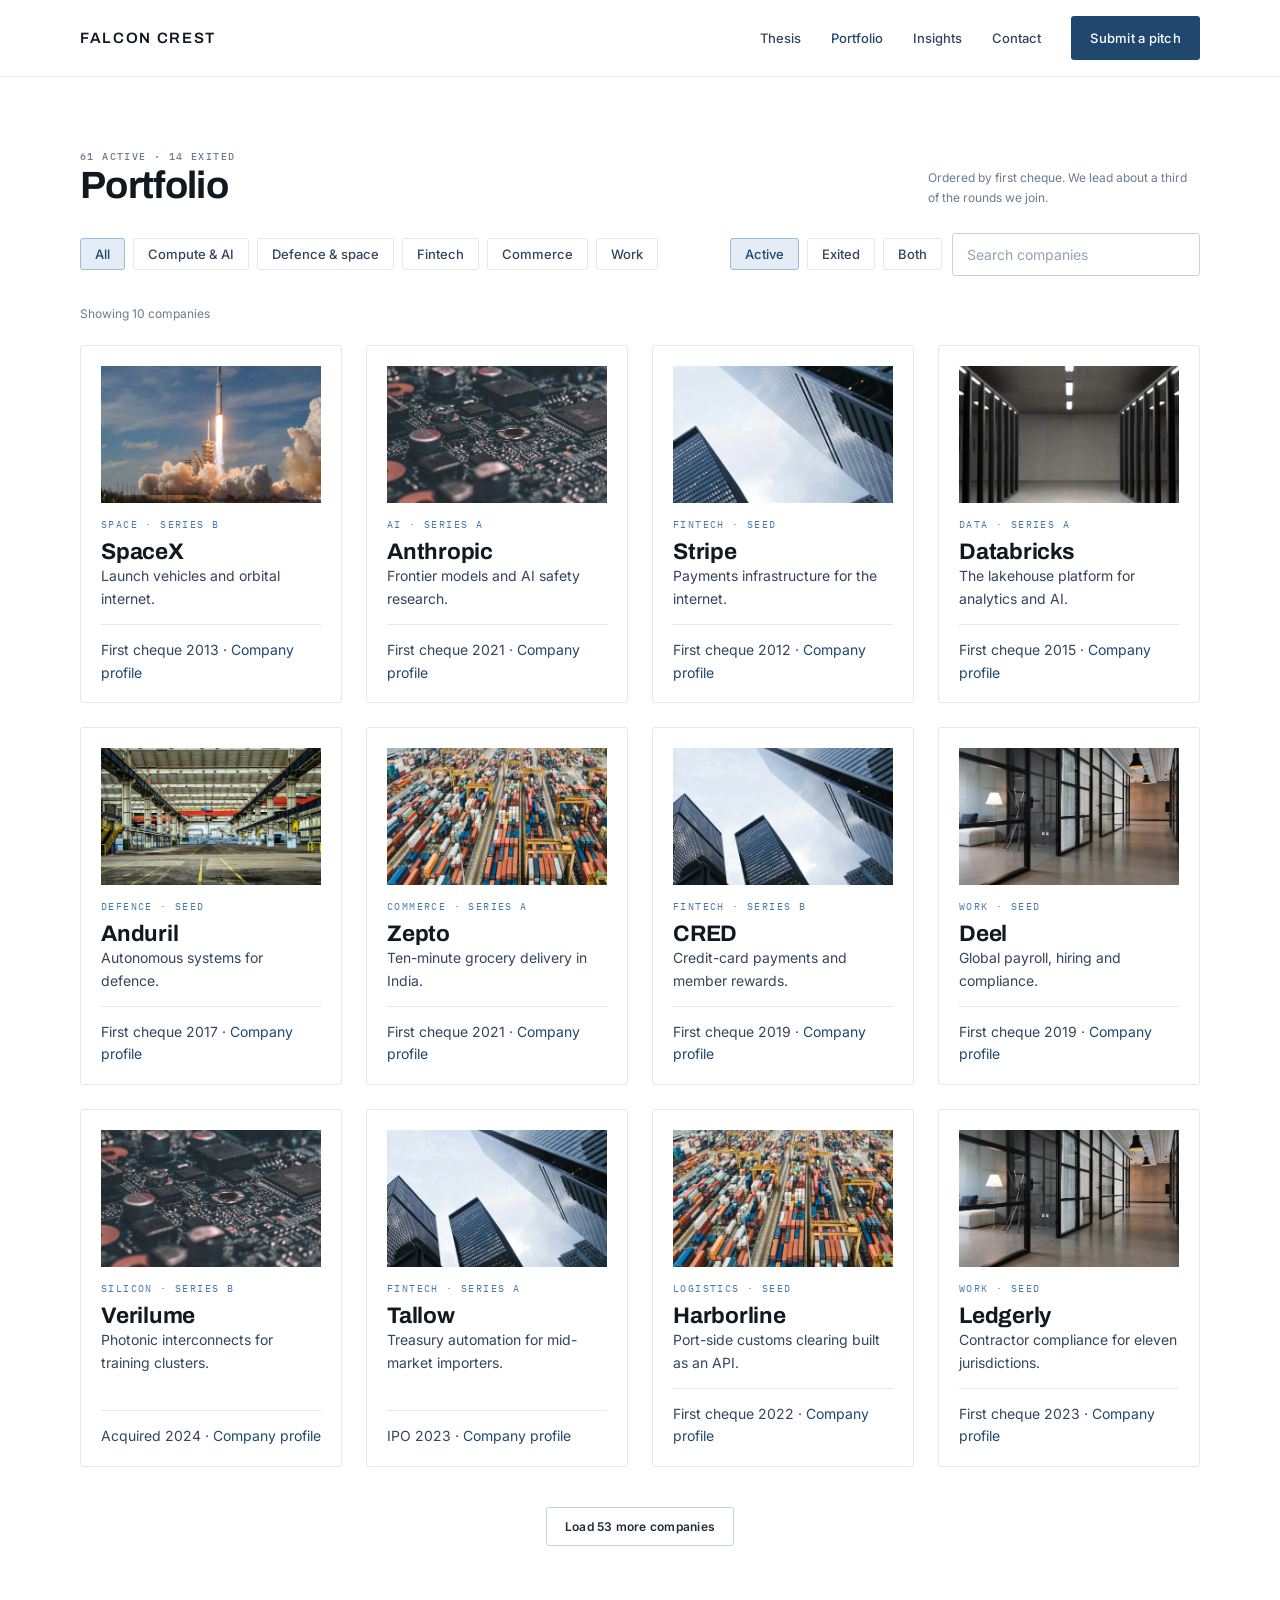
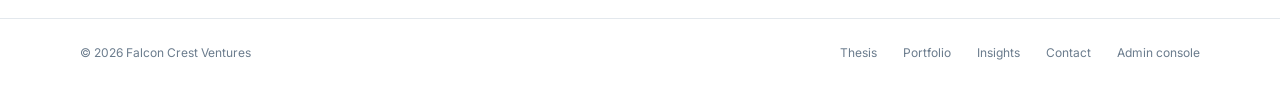
<file: 92610120001_vats_kotadia/website/portfolio.html>
<!DOCTYPE html>
<html lang="en">
<head>
  <meta charset="UTF-8">
  <meta name="viewport" content="width=device-width, initial-scale=1">
  <meta name="description" content="The Falcon Crest Ventures portfolio — 61 active companies and 14 exits across compute, defence, fintech, commerce and work.">
  <meta name="author" content="Vats Kotadia">
  <meta name="enrolment" content="92610120001">
  <title>Portfolio — Falcon Crest Ventures</title>
  <link rel="preconnect" href="https://fonts.googleapis.com">
  <link rel="preconnect" href="https://fonts.gstatic.com" crossorigin>
  <link href="https://fonts.googleapis.com/css2?family=Archivo:wght@400;600;700&family=IBM+Plex+Mono:wght@500&family=Inter:wght@400;500;600&display=swap" rel="stylesheet">
  <link rel="stylesheet" href="css/style.css">
</head>
<body>
  <a class="skip-link" href="#main">Skip to content</a>

  <header class="site-header">
    <div class="wrap site-header__inner">
      <a class="wordmark" href="index.html">Falcon Crest</a>
      <button class="nav-toggle" type="button" aria-expanded="false" aria-controls="site-nav">
        <span></span><span class="sr-only">Open menu</span>
      </button>
      <nav class="site-nav" id="site-nav" aria-label="Main">
        <a href="thesis.html">Thesis</a>
        <a href="portfolio.html" aria-current="page">Portfolio</a>
        <a href="insights.html">Insights</a>
        <a href="contact.html">Contact</a>
        <a class="btn btn--primary" href="contact.html">Submit a pitch</a>
      </nav>
    </div>
  </header>

  <main id="main" class="wrap section">

    <div class="section-head">
      <div>
        <span class="eyebrow">61 active · 14 exited</span>
        <h1 class="display-l">Portfolio</h1>
      </div>
      <p class="body-sm measure-narrow">Ordered by first cheque. We lead about a third of the rounds we join.</p>
    </div>

    <!-- ============ Filters ============ -->
    <div class="filter-bar">
      <div class="chip-row" role="group" aria-label="Filter by sector">
        <button class="chip" type="button" data-filter-sector="all" aria-pressed="true">All</button>
        <button class="chip" type="button" data-filter-sector="ai" aria-pressed="false">Compute &amp; AI</button>
        <button class="chip" type="button" data-filter-sector="defence" aria-pressed="false">Defence &amp; space</button>
        <button class="chip" type="button" data-filter-sector="fintech" aria-pressed="false">Fintech</button>
        <button class="chip" type="button" data-filter-sector="commerce" aria-pressed="false">Commerce</button>
        <button class="chip" type="button" data-filter-sector="work" aria-pressed="false">Work</button>
      </div>

      <div class="filter-bar__right">
        <div class="chip-row" role="group" aria-label="Filter by status">
          <button class="chip" type="button" data-filter-status="active" aria-pressed="true">Active</button>
          <button class="chip" type="button" data-filter-status="exited" aria-pressed="false">Exited</button>
          <button class="chip" type="button" data-filter-status="all" aria-pressed="false">Both</button>
        </div>
        <div class="field field--flush">
          <label class="sr-only" for="company-search">Search companies</label>
          <input type="text" id="company-search" placeholder="Search companies" autocomplete="off">
        </div>
      </div>
    </div>

    <p class="body-sm list-heading">Showing <span id="result-count">8 companies</span></p>

    <!-- ============ Company grid ============ -->
    <div class="company-grid" id="company-grid">

      <article class="company-card" data-sector="defence" data-status="active">
        <div class="company-card__logo"><img src="images/launch.webp" width="960" height="640" alt="A rocket lifting off from a coastal pad" loading="lazy"></div>
        <div>
          <span class="company-card__meta">Space · Series B</span>
          <h2>SpaceX</h2>
          <p>Launch vehicles and orbital internet.</p>
        </div>
        <p class="company-card__foot">First cheque 2013 · <a href="company.html">Company profile</a></p>
      </article>

      <article class="company-card" data-sector="ai" data-status="active">
        <div class="company-card__logo"><img src="images/silicon.webp" width="960" height="640" alt="Close-up of a processor on a circuit board" loading="lazy"></div>
        <div>
          <span class="company-card__meta">AI · Series A</span>
          <h2>Anthropic</h2>
          <p>Frontier models and AI safety research.</p>
        </div>
        <p class="company-card__foot">First cheque 2021 · <a href="company.html">Company profile</a></p>
      </article>

      <article class="company-card" data-sector="fintech" data-status="active">
        <div class="company-card__logo"><img src="images/glass.webp" width="960" height="640" alt="A glass tower rising over a financial district" loading="lazy"></div>
        <div>
          <span class="company-card__meta">Fintech · Seed</span>
          <h2>Stripe</h2>
          <p>Payments infrastructure for the internet.</p>
        </div>
        <p class="company-card__foot">First cheque 2012 · <a href="company.html">Company profile</a></p>
      </article>

      <article class="company-card" data-sector="ai" data-status="active">
        <div class="company-card__logo"><img src="images/aisle.webp" width="1400" height="667" alt="A corridor of server cabinets in a data hall" loading="lazy"></div>
        <div>
          <span class="company-card__meta">Data · Series A</span>
          <h2>Databricks</h2>
          <p>The lakehouse platform for analytics and AI.</p>
        </div>
        <p class="company-card__foot">First cheque 2015 · <a href="company.html">Company profile</a></p>
      </article>

      <article class="company-card" data-sector="defence" data-status="active">
        <div class="company-card__logo"><img src="images/factory.webp" width="960" height="640" alt="A factory floor with overhead cranes" loading="lazy"></div>
        <div>
          <span class="company-card__meta">Defence · Seed</span>
          <h2>Anduril</h2>
          <p>Autonomous systems for defence.</p>
        </div>
        <p class="company-card__foot">First cheque 2017 · <a href="company.html">Company profile</a></p>
      </article>

      <article class="company-card" data-sector="commerce" data-status="active">
        <div class="company-card__logo"><img src="images/port.webp" width="960" height="640" alt="Container stacks and cranes at a shipping terminal" loading="lazy"></div>
        <div>
          <span class="company-card__meta">Commerce · Series A</span>
          <h2>Zepto</h2>
          <p>Ten-minute grocery delivery in India.</p>
        </div>
        <p class="company-card__foot">First cheque 2021 · <a href="company.html">Company profile</a></p>
      </article>

      <article class="company-card" data-sector="fintech" data-status="active">
        <div class="company-card__logo"><img src="images/towers.webp" width="960" height="640" alt="Glass towers in a financial district" loading="lazy"></div>
        <div>
          <span class="company-card__meta">Fintech · Series B</span>
          <h2>CRED</h2>
          <p>Credit-card payments and member rewards.</p>
        </div>
        <p class="company-card__foot">First cheque 2019 · <a href="company.html">Company profile</a></p>
      </article>

      <article class="company-card" data-sector="work" data-status="active">
        <div class="company-card__logo"><img src="images/office.webp" width="1400" height="667" alt="A glass-walled office corridor" loading="lazy"></div>
        <div>
          <span class="company-card__meta">Work · Seed</span>
          <h2>Deel</h2>
          <p>Global payroll, hiring and compliance.</p>
        </div>
        <p class="company-card__foot">First cheque 2019 · <a href="company.html">Company profile</a></p>
      </article>

      <!-- Revealed by the "Load more" button -->
      <article class="company-card" data-sector="ai" data-status="exited" data-extra hidden>
        <div class="company-card__logo"><img src="images/silicon.webp" width="960" height="640" alt="Circuitry on a board, standing in for photonic interconnects" loading="lazy"></div>
        <div>
          <span class="company-card__meta">Silicon · Series B</span>
          <h2>Verilume</h2>
          <p>Photonic interconnects for training clusters.</p>
        </div>
        <p class="company-card__foot">Acquired 2024 · <a href="company.html">Company profile</a></p>
      </article>

      <article class="company-card" data-sector="fintech" data-status="exited" data-extra hidden>
        <div class="company-card__logo"><img src="images/towers.webp" width="960" height="640" alt="Office towers, standing in for treasury work" loading="lazy"></div>
        <div>
          <span class="company-card__meta">Fintech · Series A</span>
          <h2>Tallow</h2>
          <p>Treasury automation for mid-market importers.</p>
        </div>
        <p class="company-card__foot">IPO 2023 · <a href="company.html">Company profile</a></p>
      </article>

      <article class="company-card" data-sector="commerce" data-status="active" data-extra hidden>
        <div class="company-card__logo"><img src="images/port.webp" width="960" height="640" alt="An aerial view of a container port" loading="lazy"></div>
        <div>
          <span class="company-card__meta">Logistics · Seed</span>
          <h2>Harborline</h2>
          <p>Port-side customs clearing built as an API.</p>
        </div>
        <p class="company-card__foot">First cheque 2022 · <a href="company.html">Company profile</a></p>
      </article>

      <article class="company-card" data-sector="work" data-status="active" data-extra hidden>
        <div class="company-card__logo"><img src="images/office.webp" width="1400" height="667" alt="An office corridor, standing in for compliance work" loading="lazy"></div>
        <div>
          <span class="company-card__meta">Work · Seed</span>
          <h2>Ledgerly</h2>
          <p>Contractor compliance for eleven jurisdictions.</p>
        </div>
        <p class="company-card__foot">First cheque 2023 · <a href="company.html">Company profile</a></p>
      </article>

    </div>

    <div class="empty-state" id="empty-state" hidden>
      <p>No companies match that combination. Try a different sector or clear the search.</p>
    </div>

    <div class="load-more">
      <button class="btn btn--secondary" type="button" id="load-more">Load 53 more companies</button>
    </div>

  </main>

  <footer class="site-footer">
    <div class="wrap site-footer__inner">
      <p>&copy; <span data-year>2026</span> Falcon Crest Ventures</p>
      <nav class="footer-links" aria-label="Footer">
        <a href="thesis.html">Thesis</a>
        <a href="portfolio.html">Portfolio</a>
        <a href="insights.html">Insights</a>
        <a href="contact.html">Contact</a>
        <a href="admin/login.html">Admin console</a>
      </nav>
    </div>
  </footer>

  <script src="js/main.js"></script>
</body>
</html>
</file>
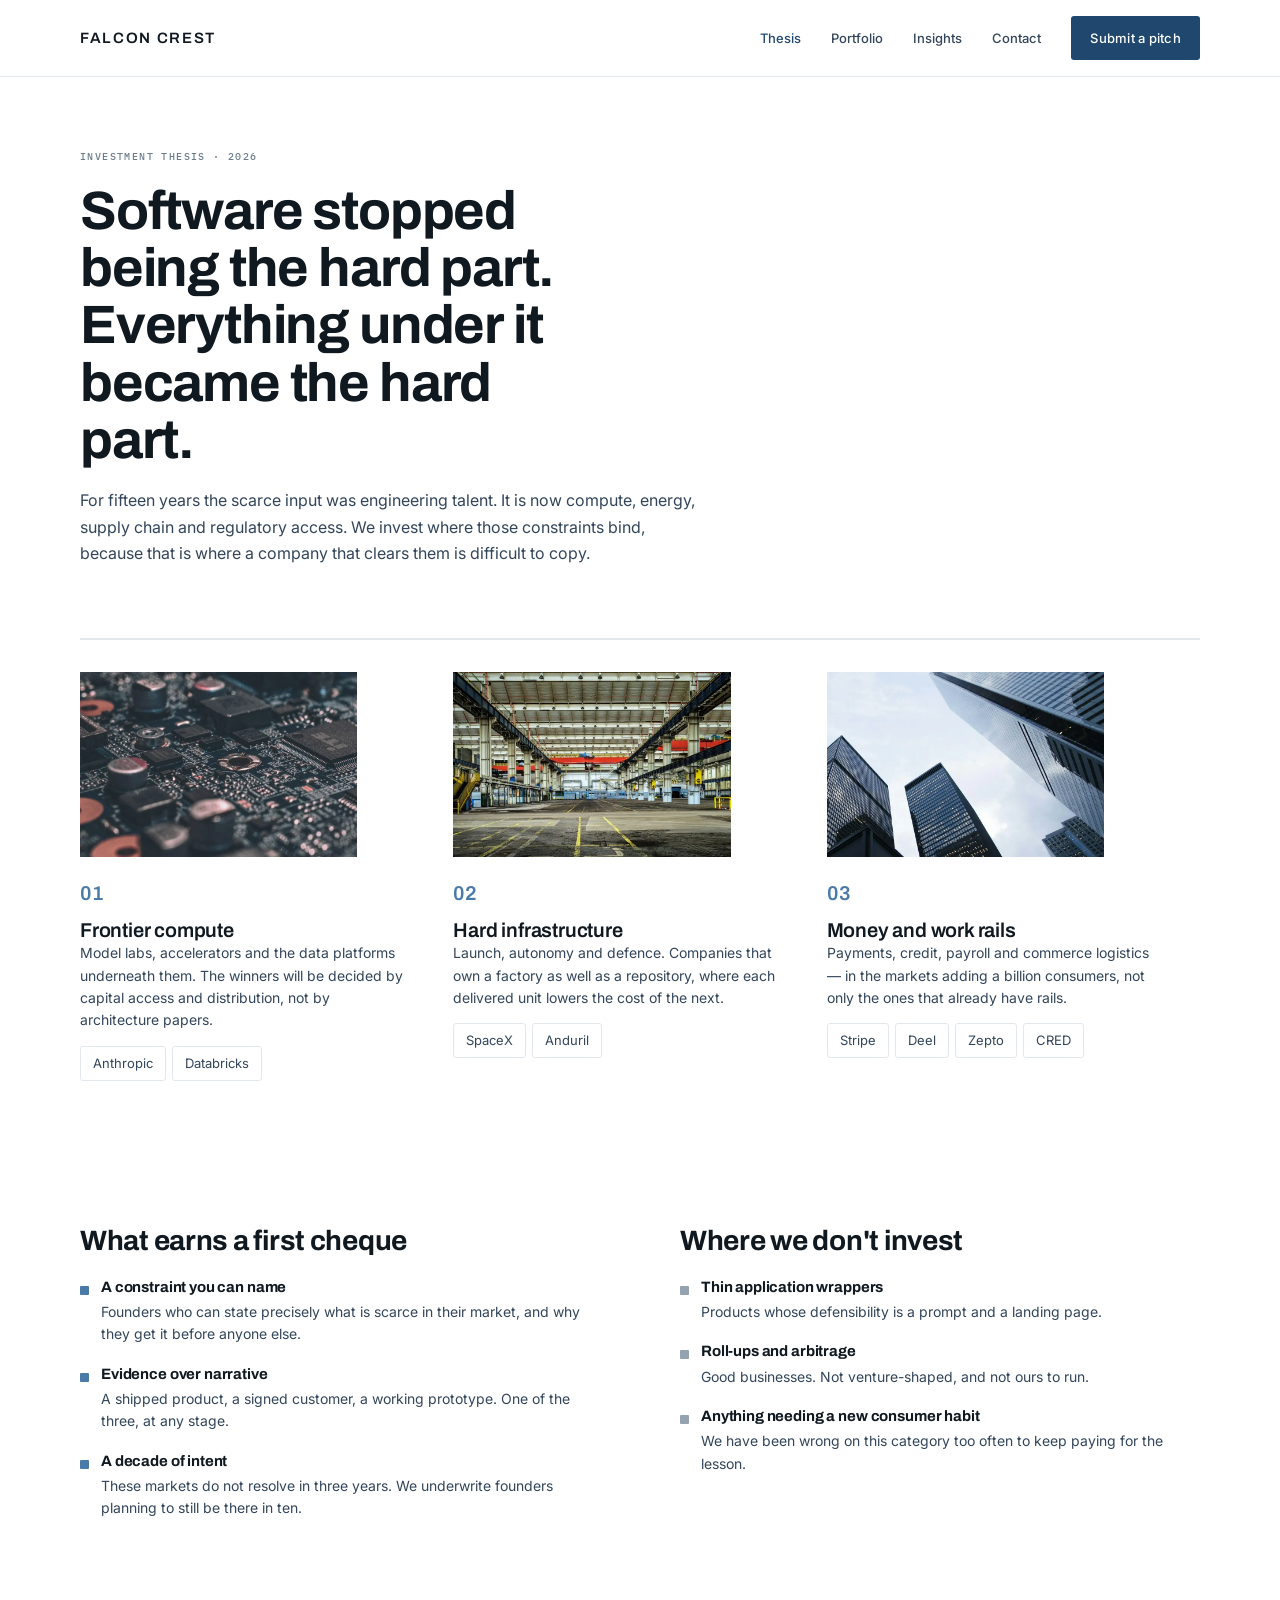
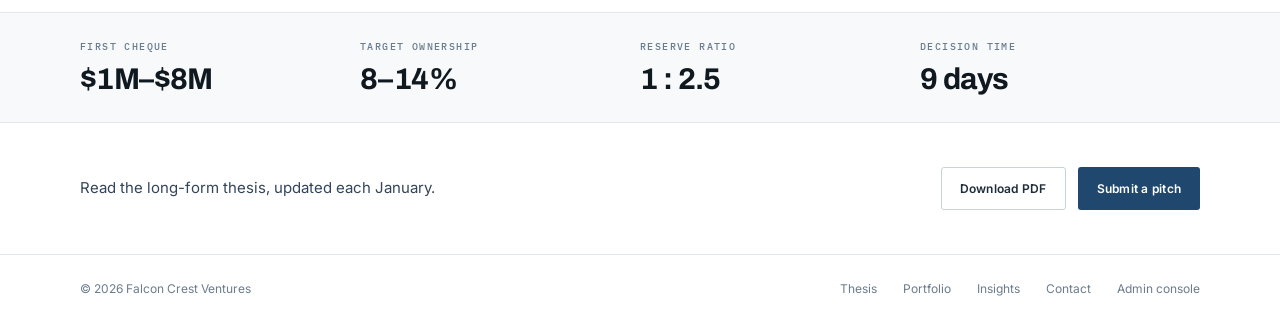
<file: 92610120001_vats_kotadia/website/thesis.html>
<!DOCTYPE html>
<html lang="en">
<head>
  <meta charset="UTF-8">
  <meta name="viewport" content="width=device-width, initial-scale=1">
  <meta name="description" content="The Falcon Crest Ventures investment thesis — where we invest, what earns a first cheque, and the terms we write.">
  <meta name="author" content="Vats Kotadia">
  <meta name="enrolment" content="92610120001">
  <title>Thesis &amp; focus — Falcon Crest Ventures</title>
  <link rel="preconnect" href="https://fonts.googleapis.com">
  <link rel="preconnect" href="https://fonts.gstatic.com" crossorigin>
  <link href="https://fonts.googleapis.com/css2?family=Archivo:wght@400;600;700&family=IBM+Plex+Mono:wght@500&family=Inter:wght@400;500;600&display=swap" rel="stylesheet">
  <link rel="stylesheet" href="css/style.css">
</head>
<body>
  <a class="skip-link" href="#main">Skip to content</a>

  <header class="site-header">
    <div class="wrap site-header__inner">
      <a class="wordmark" href="index.html">Falcon Crest</a>
      <button class="nav-toggle" type="button" aria-expanded="false" aria-controls="site-nav">
        <span></span><span class="sr-only">Open menu</span>
      </button>
      <nav class="site-nav" id="site-nav" aria-label="Main">
        <a href="thesis.html" aria-current="page">Thesis</a>
        <a href="portfolio.html">Portfolio</a>
        <a href="insights.html">Insights</a>
        <a href="contact.html">Contact</a>
        <a class="btn btn--primary" href="contact.html">Submit a pitch</a>
      </nav>
    </div>
  </header>

  <main id="main">

    <!-- ============ Statement ============ -->
    <section class="wrap section">
      <span class="eyebrow">Investment thesis · 2026</span>
      <h1 class="display-xl title-gap-lg">Software stopped being the hard part. Everything under it became the hard part.</h1>
      <p class="lead">For fifteen years the scarce input was engineering talent. It is now compute, energy, supply chain and regulatory access. We invest where those constraints bind, because that is where a company that clears them is difficult to copy.</p>
    </section>

    <!-- ============ Pillars ============ -->
    <section class="wrap" aria-label="Investment areas">
      <div class="focus-areas">
        <article class="focus">
          <div class="focus__photo">
            <img src="images/silicon.webp" width="960" height="640" alt="A processor and the components around it on a circuit board" loading="lazy">
          </div>
          <span class="focus__index">01</span>
          <h2 class="h2">Frontier compute</h2>
          <p>Model labs, accelerators and the data platforms underneath them. The winners will be decided by capital access and distribution, not by architecture papers.</p>
          <div class="tag-row">
            <span class="tag">Anthropic</span>
            <span class="tag">Databricks</span>
          </div>
        </article>
        <article class="focus">
          <div class="focus__photo">
            <img src="images/factory.webp" width="960" height="640" alt="An empty factory hall with overhead cranes" loading="lazy">
          </div>
          <span class="focus__index">02</span>
          <h2 class="h2">Hard infrastructure</h2>
          <p>Launch, autonomy and defence. Companies that own a factory as well as a repository, where each delivered unit lowers the cost of the next.</p>
          <div class="tag-row">
            <span class="tag">SpaceX</span>
            <span class="tag">Anduril</span>
          </div>
        </article>
        <article class="focus">
          <div class="focus__photo">
            <img src="images/towers.webp" width="960" height="640" alt="Glass office towers seen from street level" loading="lazy">
          </div>
          <span class="focus__index">03</span>
          <h2 class="h2">Money and work rails</h2>
          <p>Payments, credit, payroll and commerce logistics — in the markets adding a billion consumers, not only the ones that already have rails.</p>
          <div class="tag-row">
            <span class="tag">Stripe</span>
            <span class="tag">Deel</span>
            <span class="tag">Zepto</span>
            <span class="tag">CRED</span>
          </div>
        </article>
      </div>
    </section>

    <!-- ============ Criteria ============ -->
    <section class="wrap section">
      <div class="criteria">

        <div>
          <h2 class="h1 list-heading">What earns a first cheque</h2>
          <ul class="criteria--yes">
            <li>
              <span class="marker" aria-hidden="true"></span>
              <div>
                <h4>A constraint you can name</h4>
                <p>Founders who can state precisely what is scarce in their market, and why they get it before anyone else.</p>
              </div>
            </li>
            <li>
              <span class="marker" aria-hidden="true"></span>
              <div>
                <h4>Evidence over narrative</h4>
                <p>A shipped product, a signed customer, a working prototype. One of the three, at any stage.</p>
              </div>
            </li>
            <li>
              <span class="marker" aria-hidden="true"></span>
              <div>
                <h4>A decade of intent</h4>
                <p>These markets do not resolve in three years. We underwrite founders planning to still be there in ten.</p>
              </div>
            </li>
          </ul>
        </div>

        <div>
          <h2 class="h1 list-heading">Where we don't invest</h2>
          <ul class="criteria--no">
            <li>
              <span class="marker" aria-hidden="true"></span>
              <div>
                <h4>Thin application wrappers</h4>
                <p>Products whose defensibility is a prompt and a landing page.</p>
              </div>
            </li>
            <li>
              <span class="marker" aria-hidden="true"></span>
              <div>
                <h4>Roll-ups and arbitrage</h4>
                <p>Good businesses. Not venture-shaped, and not ours to run.</p>
              </div>
            </li>
            <li>
              <span class="marker" aria-hidden="true"></span>
              <div>
                <h4>Anything needing a new consumer habit</h4>
                <p>We have been wrong on this category too often to keep paying for the lesson.</p>
              </div>
            </li>
          </ul>
        </div>

      </div>
    </section>

    <!-- ============ Terms ============ -->
    <section class="band" aria-label="Deal terms">
      <div class="wrap terms">
        <div class="stat">
          <span class="eyebrow stat__label">First cheque</span>
          <p class="metric">$1M–$8M</p>
        </div>
        <div class="stat">
          <span class="eyebrow stat__label">Target ownership</span>
          <p class="metric">8–14%</p>
        </div>
        <div class="stat">
          <span class="eyebrow stat__label">Reserve ratio</span>
          <p class="metric">1 : 2.5</p>
        </div>
        <div class="stat">
          <span class="eyebrow stat__label">Decision time</span>
          <p class="metric">9 days</p>
        </div>
      </div>
    </section>

    <section class="wrap section--tight">
      <div class="newsletter actions-flush">
        <p class="muted">Read the long-form thesis, updated each January.</p>
        <div class="hero__actions">
          <a class="btn btn--secondary" href="#">Download PDF</a>
          <a class="btn btn--primary" href="contact.html">Submit a pitch</a>
        </div>
      </div>
    </section>

  </main>

  <footer class="site-footer">
    <div class="wrap site-footer__inner">
      <p>&copy; <span data-year>2026</span> Falcon Crest Ventures</p>
      <nav class="footer-links" aria-label="Footer">
        <a href="thesis.html">Thesis</a>
        <a href="portfolio.html">Portfolio</a>
        <a href="insights.html">Insights</a>
        <a href="contact.html">Contact</a>
        <a href="admin/login.html">Admin console</a>
      </nav>
    </div>
  </footer>

  <script src="js/main.js"></script>
</body>
</html>
</file>
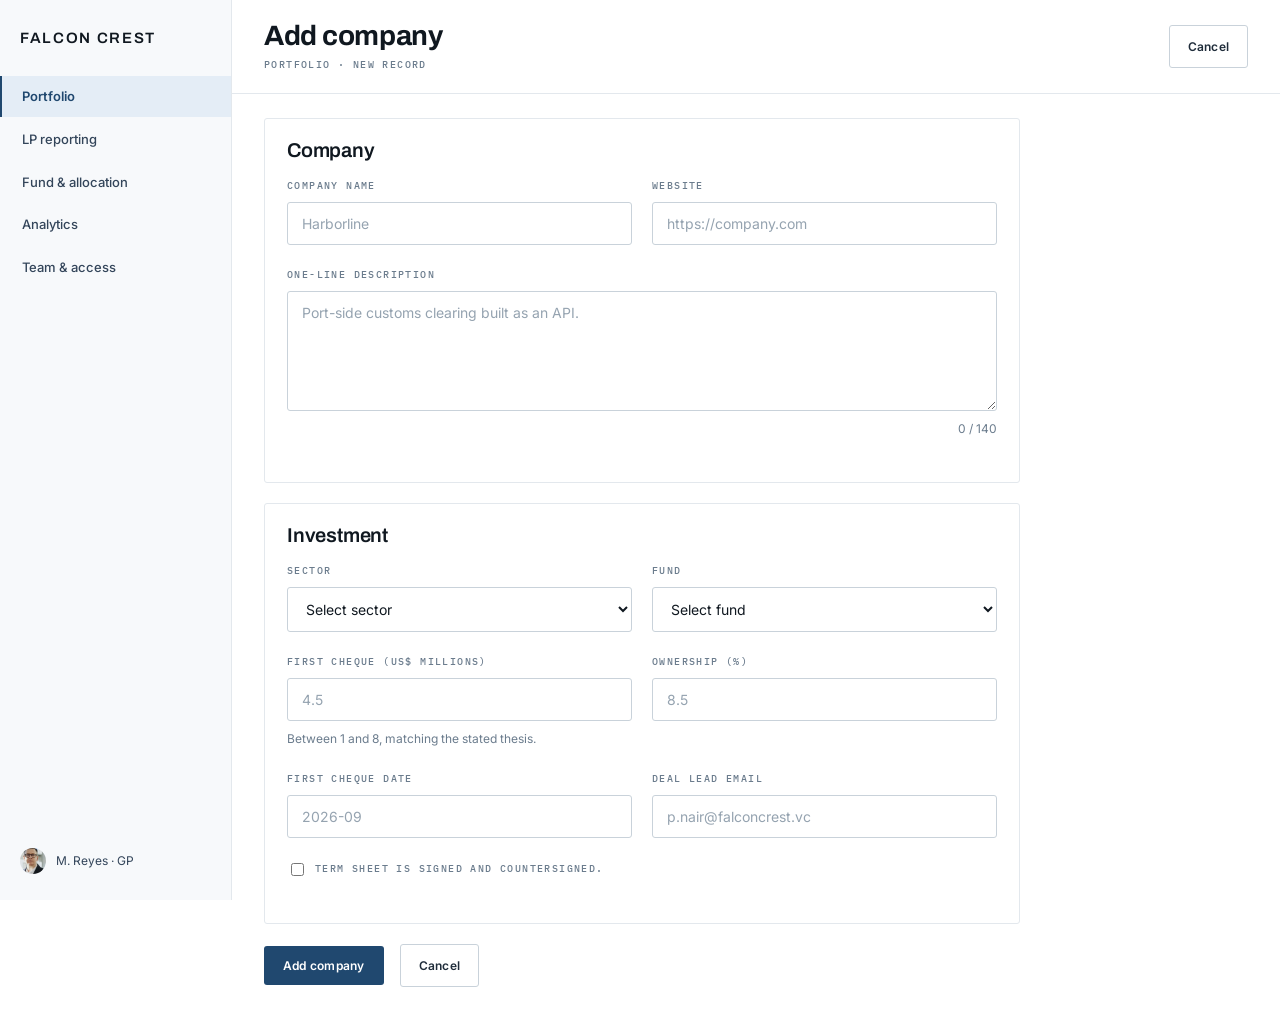
<file: 92610120001_vats_kotadia/website/admin/add-company.html>
<!DOCTYPE html>
<html lang="en">
<head>
  <meta charset="UTF-8">
  <meta name="viewport" content="width=device-width, initial-scale=1">
  <meta name="author" content="Vats Kotadia">
  <meta name="enrolment" content="92610120001">
  <title>Add company — Falcon Crest console</title>
  <link rel="preconnect" href="https://fonts.googleapis.com">
  <link rel="preconnect" href="https://fonts.gstatic.com" crossorigin>
  <link href="https://fonts.googleapis.com/css2?family=Archivo:wght@400;600;700&family=IBM+Plex+Mono:wght@500&family=Inter:wght@400;500;600&display=swap" rel="stylesheet">
  <link rel="stylesheet" href="../css/style.css">
  <link rel="stylesheet" href="../css/admin.css">
</head>
<body>
  <a class="skip-link" href="#main">Skip to content</a>

  <div class="app">

    <nav class="side" aria-label="Console">
      <div class="side__brand"><a class="wordmark" href="../index.html">Falcon Crest</a></div>
      <div class="side__nav">
        <a href="index.html" aria-current="page">Portfolio</a>
        <a href="lp-reporting.html">LP reporting</a>
        <a href="allocation.html">Fund &amp; allocation</a>
        <a href="analytics.html">Analytics</a>
        <a href="team.html">Team &amp; access</a>
      </div>
      <div class="side__user">
        <img class="avatar" src="../images/team-reyes.webp" width="320" height="320" alt="">
        <span>M. Reyes · GP</span>
      </div>
    </nav>

    <div class="main" id="main">

      <div class="topbar">
        <div class="topbar__lead">
          <button class="btn btn--secondary side-toggle" type="button" aria-expanded="false">Menu</button>
          <div>
            <h1>Add company</h1>
            <span class="eyebrow topbar__context">Portfolio · new record</span>
          </div>
        </div>
        <div class="topbar__actions">
          <a class="btn btn--secondary" href="index.html">Cancel</a>
        </div>
      </div>

      <div class="workspace__main form-column">

        <!-- ============ VALIDATED FORM 3 ============ -->
        <form id="company-form" data-validate novalidate
              data-success="Company added to the Fund IV portfolio. It will appear in the table shortly.">

          <div class="form-status" role="status"></div>

          <section class="panel panel--stacked">
            <h2 class="h2">Company</h2>

            <div class="form-grid">
              <div class="field">
                <label for="co-name">Company name</label>
                <input type="text" id="co-name" name="name" placeholder="Harborline"
                       data-rule-required="Enter the company name."
                       data-rule-min="2|A company name needs at least two characters.">
                <span class="field__error"></span>
              </div>

              <div class="field">
                <label for="co-site">Website</label>
                <input type="url" id="co-site" name="website" placeholder="https://company.com"
                       data-rule-required="Enter the company website."
                       data-rule-pattern="^https?:\/\/[^\s.]+\.[^\s]{2,}$|Include the full address, starting with http:// or https://">
                <span class="field__error"></span>
              </div>
            </div>

            <div class="field">
              <label for="co-desc">One-line description</label>
              <textarea id="co-desc" name="description" class="textarea--short"
                        placeholder="Port-side customs clearing built as an API."
                        data-rule-required="Add a one-line description for the portfolio page."
                        data-rule-max="140|Keep this under 140 characters."></textarea>
              <span class="char-count" data-for="co-desc" data-limit="140">0 / 140</span>
              <span class="field__error"></span>
            </div>
          </section>

          <section class="panel panel--stacked">
            <h2 class="h2">Investment</h2>

            <div class="form-grid">
              <div class="field">
                <label for="co-sector">Sector</label>
                <select id="co-sector" name="sector" data-rule-required="Choose a sector.">
                  <option value="">Select sector</option>
                  <option value="ai">Compute &amp; AI</option>
                  <option value="defence">Defence &amp; space</option>
                  <option value="fintech">Fintech</option>
                  <option value="commerce">Commerce</option>
                  <option value="work">Work</option>
                </select>
                <span class="field__error"></span>
              </div>

              <div class="field">
                <label for="co-fund">Fund</label>
                <select id="co-fund" name="fund" data-rule-required="Choose which fund this comes from.">
                  <option value="">Select fund</option>
                  <option value="iii">Fund III</option>
                  <option value="iv">Fund IV</option>
                  <option value="v">Fund V</option>
                </select>
                <span class="field__error"></span>
              </div>
            </div>

            <div class="form-grid">
              <div class="field">
                <label for="co-cheque">First cheque (US$ millions)</label>
                <input type="number" id="co-cheque" name="cheque" placeholder="4.5" step="0.1"
                       data-rule-required="Enter the cheque size."
                       data-rule-number="1,8|Fund IV first cheques run from $1M to $8M.">
                <span class="field__hint">Between 1 and 8, matching the stated thesis.</span>
                <span class="field__error"></span>
              </div>

              <div class="field">
                <label for="co-ownership">Ownership (%)</label>
                <input type="number" id="co-ownership" name="ownership" placeholder="8.5" step="0.1"
                       data-rule-required="Enter the ownership percentage."
                       data-rule-number="0.1,100|Ownership must be between 0.1% and 100%.">
                <span class="field__error"></span>
              </div>
            </div>

            <div class="form-grid">
              <div class="field">
                <label for="co-date">First cheque date</label>
                <input type="text" id="co-date" name="date" placeholder="2026-09"
                       data-rule-required="Enter the month of the first cheque."
                       data-rule-pattern="^(19|20)[0-9]{2}-(0[1-9]|1[0-2])$|Use the format YYYY-MM, for example 2026-09.">
                <span class="field__error"></span>
              </div>

              <div class="field">
                <label for="co-lead">Deal lead email</label>
                <input type="email" id="co-lead" name="lead" placeholder="p.nair@falconcrest.vc"
                       data-rule-required="Name the partner leading this deal."
                       data-rule-email="That address doesn't look right — check for a missing @ or domain."
                       data-rule-pattern="@falconcrest\.vc$|The deal lead must be a Falcon Crest address.">
                <span class="field__error"></span>
              </div>
            </div>

            <div class="field">
              <label class="checkbox-inline consent-label">
                <input type="checkbox" id="co-signed" name="signed"
                       data-rule-checked="Confirm the term sheet is signed before adding the record.">
                Term sheet is signed and countersigned.
              </label>
              <span class="field__error"></span>
            </div>
          </section>

          <div class="submit-row">
            <button class="btn btn--primary" type="submit">Add company</button>
            <a class="btn btn--secondary" href="index.html">Cancel</a>
          </div>
        </form>

      </div>
    </div>
  </div>

  <script src="../js/main.js"></script>
  <script src="../js/validation.js"></script>
</body>
</html>
</file>
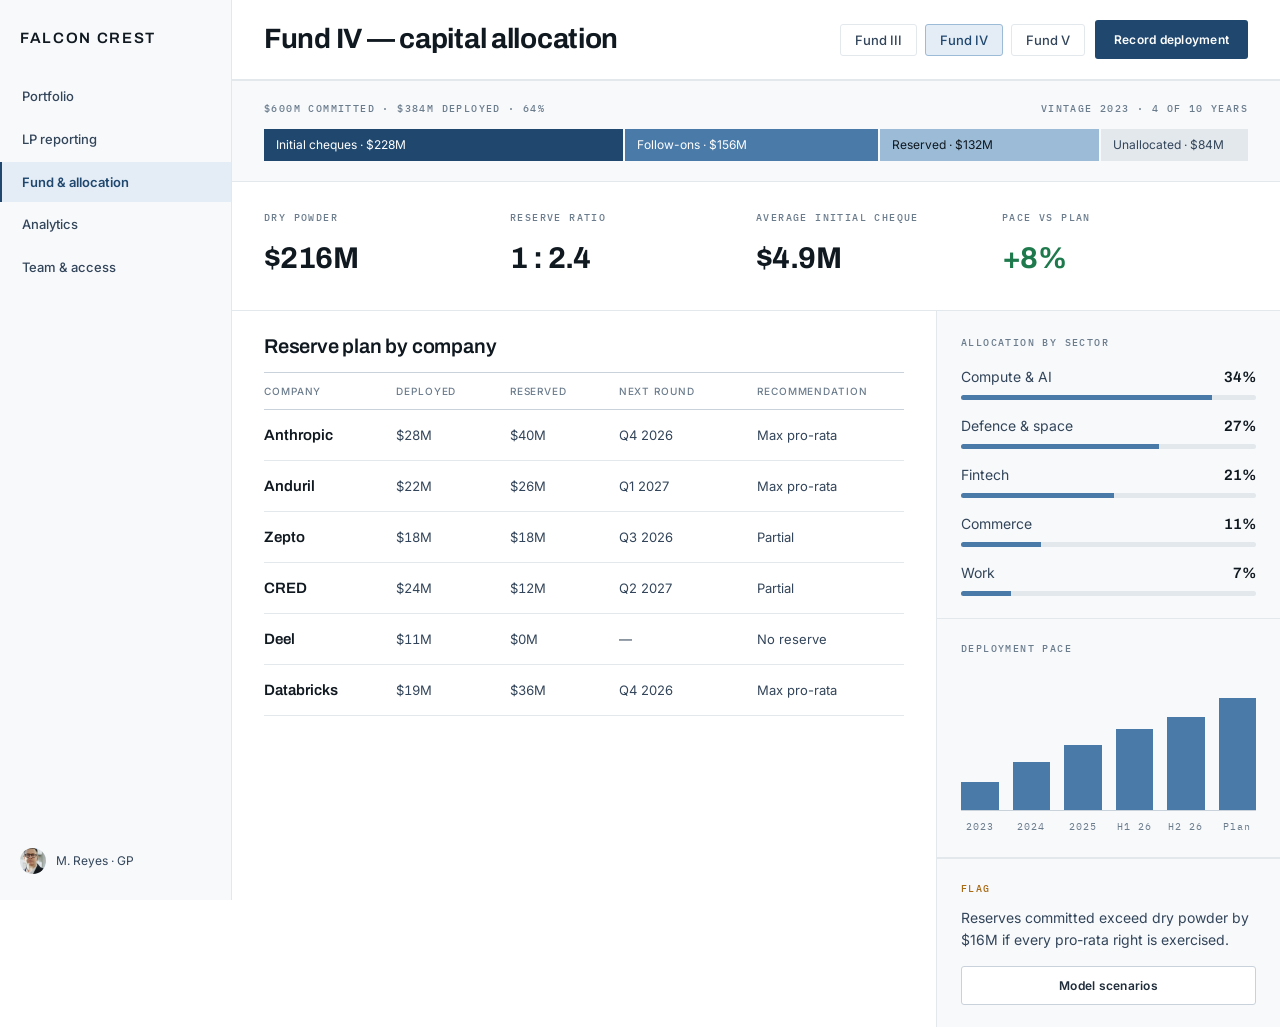
<file: 92610120001_vats_kotadia/website/admin/allocation.html>
<!DOCTYPE html>
<html lang="en">
<head>
  <meta charset="UTF-8">
  <meta name="viewport" content="width=device-width, initial-scale=1">
  <meta name="author" content="Vats Kotadia">
  <meta name="enrolment" content="92610120001">
  <title>Fund &amp; capital allocation — Falcon Crest console</title>
  <link rel="preconnect" href="https://fonts.googleapis.com">
  <link rel="preconnect" href="https://fonts.gstatic.com" crossorigin>
  <link href="https://fonts.googleapis.com/css2?family=Archivo:wght@400;600;700&family=IBM+Plex+Mono:wght@500&family=Inter:wght@400;500;600&display=swap" rel="stylesheet">
  <link rel="stylesheet" href="../css/style.css">
  <link rel="stylesheet" href="../css/admin.css">
</head>
<body>
  <a class="skip-link" href="#main">Skip to content</a>

  <div class="app">

    <nav class="side" aria-label="Console">
      <div class="side__brand"><a class="wordmark" href="../index.html">Falcon Crest</a></div>
      <div class="side__nav">
        <a href="index.html">Portfolio</a>
        <a href="lp-reporting.html">LP reporting</a>
        <a href="allocation.html" aria-current="page">Fund &amp; allocation</a>
        <a href="analytics.html">Analytics</a>
        <a href="team.html">Team &amp; access</a>
      </div>
      <div class="side__user">
        <img class="avatar" src="../images/team-reyes.webp" width="320" height="320" alt="">
        <span>M. Reyes · GP</span>
      </div>
    </nav>

    <div class="main" id="main">

      <div class="topbar">
        <div class="topbar__lead">
          <button class="btn btn--secondary side-toggle" type="button" aria-expanded="false">Menu</button>
          <h1>Fund IV — capital allocation</h1>
        </div>
        <div class="topbar__actions">
          <div class="chip-row" role="group" aria-label="Choose fund">
            <button class="chip" type="button">Fund III</button>
            <button class="chip is-active" type="button">Fund IV</button>
            <button class="chip" type="button">Fund V</button>
          </div>
          <button class="btn btn--primary" type="button">Record deployment</button>
        </div>
      </div>

      <!-- ============ Allocation bar ============ -->
      <section class="band band--allocation" aria-label="Fund allocation">
        <div class="alloc-head">
          <span class="eyebrow">$600M committed · $384M deployed · 64%</span>
          <span class="eyebrow">Vintage 2023 · 4 of 10 years</span>
        </div>
        <div class="alloc-bar">
          <div class="alloc-seg alloc-seg--initial" style="flex:228">Initial cheques · $228M</div>
          <div class="alloc-seg alloc-seg--follow" style="flex:156">Follow-ons · $156M</div>
          <div class="alloc-seg alloc-seg--reserved" style="flex:132">Reserved · $132M</div>
          <div class="alloc-seg alloc-seg--free" style="flex:84">Unallocated · $84M</div>
        </div>
      </section>

      <div class="kpi-strip kpi-strip--white">
        <div class="kpi">
          <span class="eyebrow">Dry powder</span>
          <p class="kpi__value">$216M</p>
        </div>
        <div class="kpi">
          <span class="eyebrow">Reserve ratio</span>
          <p class="kpi__value">1 : 2.4</p>
        </div>
        <div class="kpi">
          <span class="eyebrow">Average initial cheque</span>
          <p class="kpi__value">$4.9M</p>
        </div>
        <div class="kpi">
          <span class="eyebrow">Pace vs plan</span>
          <p class="kpi__value kpi__value--ok">+8%</p>
        </div>
      </div>

      <div class="workspace">

        <div class="workspace__main">
          <h2 class="h2 block-title">Reserve plan by company</h2>

          <div class="table-scroll">
            <table class="data-table" data-sortable>
              <caption class="sr-only">Reserve plan for each Fund IV company</caption>
              <thead>
                <tr>
                  <th data-sort="text" scope="col">Company</th>
                  <th data-sort="number" scope="col">Deployed</th>
                  <th data-sort="number" scope="col">Reserved</th>
                  <th data-sort="text" scope="col">Next round</th>
                  <th data-sort="text" scope="col">Recommendation</th>
                  <th scope="col"><span class="sr-only">Actions</span></th>
                </tr>
              </thead>
              <tbody>
                <tr>
                  <td class="cell-name">Anthropic</td><td class="num">$28M</td><td class="num">$40M</td>
                  <td>Q4 2026</td><td class="val-positive">Max pro-rata</td>
                  <td><button class="link-action" type="button">Adjust</button></td>
                </tr>
                <tr>
                  <td class="cell-name">Anduril</td><td class="num">$22M</td><td class="num">$26M</td>
                  <td>Q1 2027</td><td class="val-positive">Max pro-rata</td>
                  <td><button class="link-action" type="button">Adjust</button></td>
                </tr>
                <tr>
                  <td class="cell-name">Zepto</td><td class="num">$18M</td><td class="num">$18M</td>
                  <td>Q3 2026</td><td class="val-caution">Partial</td>
                  <td><button class="link-action" type="button">Adjust</button></td>
                </tr>
                <tr>
                  <td class="cell-name">CRED</td><td class="num">$24M</td><td class="num">$12M</td>
                  <td>Q2 2027</td><td class="val-caution">Partial</td>
                  <td><button class="link-action" type="button">Adjust</button></td>
                </tr>
                <tr>
                  <td class="cell-name">Deel</td><td class="num">$11M</td><td class="num">$0M</td>
                  <td>&mdash;</td><td>No reserve</td>
                  <td><button class="link-action" type="button">Adjust</button></td>
                </tr>
                <tr>
                  <td class="cell-name">Databricks</td><td class="num">$19M</td><td class="num">$36M</td>
                  <td>Q4 2026</td><td class="val-positive">Max pro-rata</td>
                  <td><button class="link-action" type="button">Adjust</button></td>
                </tr>
              </tbody>
            </table>
          </div>
        </div>

        <aside class="rail" aria-label="Allocation detail">
          <div class="rail__block">
            <span class="eyebrow">Allocation by sector</span>
            <ul class="bar-list">
              <li>
                <div class="bar-head"><span class="label">Compute &amp; AI</span><span class="value">34%</span></div>
                <div class="progress"><div class="progress__fill" style="width:85%"></div></div>
              </li>
              <li>
                <div class="bar-head"><span class="label">Defence &amp; space</span><span class="value">27%</span></div>
                <div class="progress"><div class="progress__fill" style="width:67%"></div></div>
              </li>
              <li>
                <div class="bar-head"><span class="label">Fintech</span><span class="value">21%</span></div>
                <div class="progress"><div class="progress__fill" style="width:52%"></div></div>
              </li>
              <li>
                <div class="bar-head"><span class="label">Commerce</span><span class="value">11%</span></div>
                <div class="progress"><div class="progress__fill" style="width:27%"></div></div>
              </li>
              <li>
                <div class="bar-head"><span class="label">Work</span><span class="value">7%</span></div>
                <div class="progress"><div class="progress__fill" style="width:17%"></div></div>
              </li>
            </ul>
          </div>

          <div class="rail__block">
            <span class="eyebrow">Deployment pace</span>
            <div class="column-chart chart-h-140 rail__chart">
              <div class="col"><div class="seg" style="height:22%"></div></div>
              <div class="col"><div class="seg" style="height:38%"></div></div>
              <div class="col"><div class="seg" style="height:51%"></div></div>
              <div class="col"><div class="seg" style="height:64%"></div></div>
              <div class="col"><div class="seg" style="height:73%"></div></div>
              <div class="col"><div class="seg" style="height:88%"></div></div>
            </div>
            <div class="chart-axis">
              <span>2023</span><span>2024</span><span>2025</span><span>H1 26</span><span>H2 26</span><span>Plan</span>
            </div>
          </div>

          <div class="rail__block callout">
            <span class="eyebrow val-caution">Flag</span>
            <p>Reserves committed exceed dry powder by $16M if every pro-rata right is exercised.</p>
            <button class="btn btn--secondary btn--block" type="button">Model scenarios</button>
          </div>
        </aside>

      </div>
    </div>
  </div>

  <script src="../js/main.js"></script>
</body>
</html>
</file>
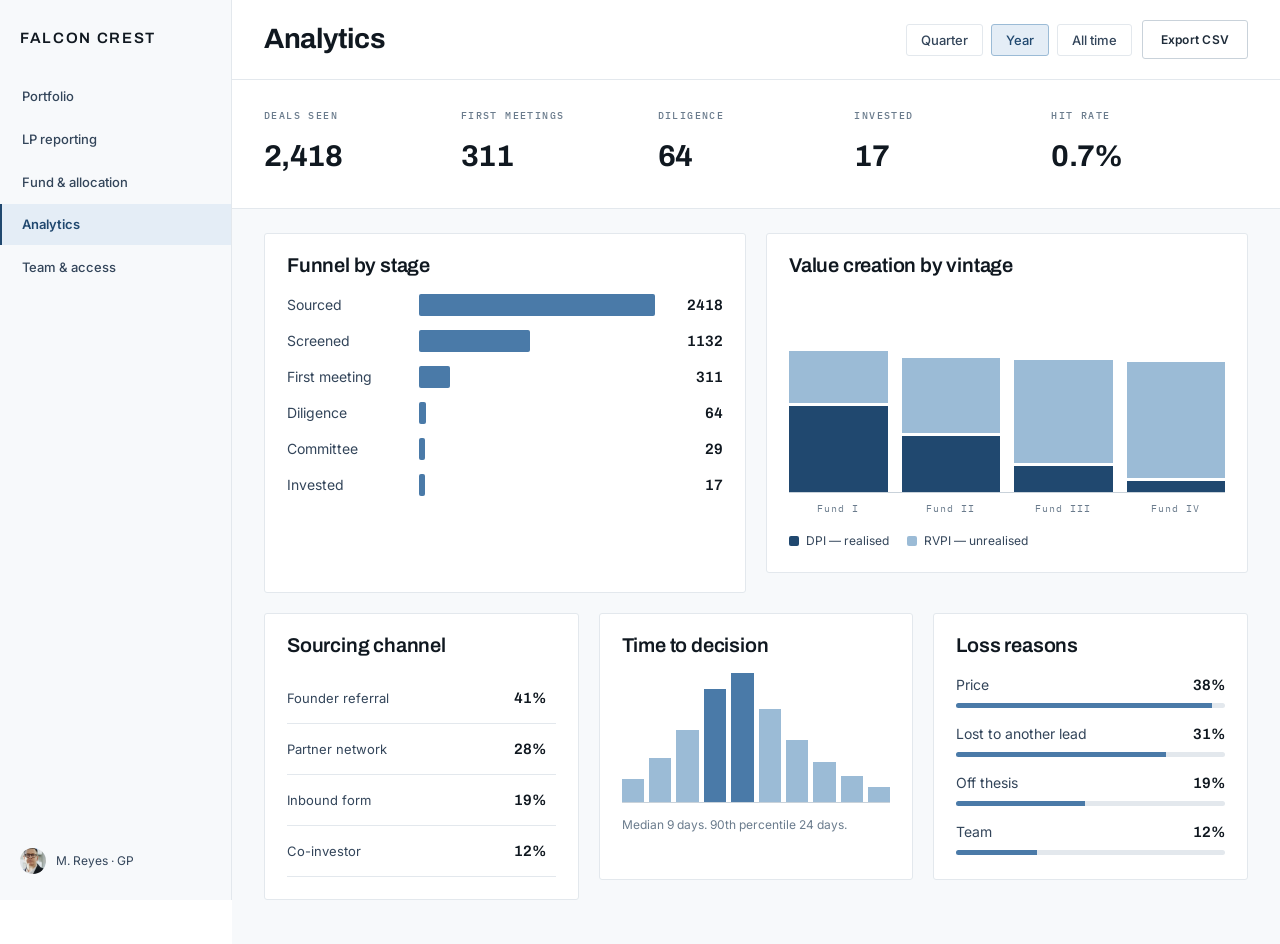
<file: 92610120001_vats_kotadia/website/admin/analytics.html>
<!DOCTYPE html>
<html lang="en">
<head>
  <meta charset="UTF-8">
  <meta name="viewport" content="width=device-width, initial-scale=1">
  <meta name="author" content="Vats Kotadia">
  <meta name="enrolment" content="92610120001">
  <title>Analytics — Falcon Crest console</title>
  <link rel="preconnect" href="https://fonts.googleapis.com">
  <link rel="preconnect" href="https://fonts.gstatic.com" crossorigin>
  <link href="https://fonts.googleapis.com/css2?family=Archivo:wght@400;600;700&family=IBM+Plex+Mono:wght@500&family=Inter:wght@400;500;600&display=swap" rel="stylesheet">
  <link rel="stylesheet" href="../css/style.css">
  <link rel="stylesheet" href="../css/admin.css">
</head>
<body>
  <a class="skip-link" href="#main">Skip to content</a>

  <div class="app">

    <nav class="side" aria-label="Console">
      <div class="side__brand"><a class="wordmark" href="../index.html">Falcon Crest</a></div>
      <div class="side__nav">
        <a href="index.html">Portfolio</a>
        <a href="lp-reporting.html">LP reporting</a>
        <a href="allocation.html">Fund &amp; allocation</a>
        <a href="analytics.html" aria-current="page">Analytics</a>
        <a href="team.html">Team &amp; access</a>
      </div>
      <div class="side__user">
        <img class="avatar" src="../images/team-reyes.webp" width="320" height="320" alt="">
        <span>M. Reyes · GP</span>
      </div>
    </nav>

    <div class="main main--paper" id="main">

      <div class="topbar">
        <div class="topbar__lead">
          <button class="btn btn--secondary side-toggle" type="button" aria-expanded="false">Menu</button>
          <h1>Analytics</h1>
        </div>
        <div class="topbar__actions">
          <div class="chip-row" role="group" aria-label="Choose period">
            <button class="chip" type="button">Quarter</button>
            <button class="chip is-active" type="button">Year</button>
            <button class="chip" type="button">All time</button>
          </div>
          <button class="btn btn--secondary" type="button">Export CSV</button>
        </div>
      </div>

      <div class="kpi-strip kpi-strip--5 kpi-strip--white">
        <div class="kpi"><span class="eyebrow">Deals seen</span><p class="kpi__value">2,418</p></div>
        <div class="kpi"><span class="eyebrow">First meetings</span><p class="kpi__value">311</p></div>
        <div class="kpi"><span class="eyebrow">Diligence</span><p class="kpi__value">64</p></div>
        <div class="kpi"><span class="eyebrow">Invested</span><p class="kpi__value">17</p></div>
        <div class="kpi"><span class="eyebrow">Hit rate</span><p class="kpi__value">0.7%</p></div>
      </div>

      <div class="workspace__main">

        <!-- ============ Funnel and value creation ============ -->
        <div class="panel-row panel-row--2">

          <section class="panel">
            <h2 class="h2">Funnel by stage</h2>
            <ul class="funnel">
              <li>
                <span class="label">Sourced</span>
                <div class="track"><div class="fill" style="width:100%"></div></div>
                <span class="count">2418</span>
              </li>
              <li>
                <span class="label">Screened</span>
                <div class="track"><div class="fill" style="width:47%"></div></div>
                <span class="count">1132</span>
              </li>
              <li>
                <span class="label">First meeting</span>
                <div class="track"><div class="fill" style="width:13%"></div></div>
                <span class="count">311</span>
              </li>
              <li>
                <span class="label">Diligence</span>
                <div class="track"><div class="fill" style="width:3%"></div></div>
                <span class="count">64</span>
              </li>
              <li>
                <span class="label">Committee</span>
                <div class="track"><div class="fill" style="width:2%"></div></div>
                <span class="count">29</span>
              </li>
              <li>
                <span class="label">Invested</span>
                <div class="track"><div class="fill" style="width:1%"></div></div>
                <span class="count">17</span>
              </li>
            </ul>
          </section>

          <section class="panel">
            <h2 class="h2">Value creation by vintage</h2>
            <div class="column-chart">
              <div class="col">
                <div class="seg seg--rvpi" style="height:28%"></div>
                <div class="seg seg--dpi" style="height:46%"></div>
              </div>
              <div class="col">
                <div class="seg seg--rvpi" style="height:40%"></div>
                <div class="seg seg--dpi" style="height:30%"></div>
              </div>
              <div class="col">
                <div class="seg seg--rvpi" style="height:55%"></div>
                <div class="seg seg--dpi" style="height:14%"></div>
              </div>
              <div class="col">
                <div class="seg seg--rvpi" style="height:62%"></div>
                <div class="seg seg--dpi" style="height:6%"></div>
              </div>
            </div>
            <div class="chart-axis">
              <span>Fund I</span><span>Fund II</span><span>Fund III</span><span>Fund IV</span>
            </div>
            <div class="legend">
              <span><i class="key-dpi"></i> DPI — realised</span>
              <span><i class="key-rvpi"></i> RVPI — unrealised</span>
            </div>
          </section>

        </div>

        <!-- ============ Channels, timing, losses ============ -->
        <div class="panel-row panel-row--3">

          <section class="panel">
            <h2 class="h2">Sourcing channel</h2>
            <div class="table-scroll">
              <table class="data-table table--compact">
                <caption class="sr-only">Share of deals by sourcing channel</caption>
                <tbody>
                  <tr><td>Founder referral</td><td class="num cell-name num-right">41%</td></tr>
                  <tr><td>Partner network</td><td class="num cell-name num-right">28%</td></tr>
                  <tr><td>Inbound form</td><td class="num cell-name num-right">19%</td></tr>
                  <tr><td>Co-investor</td><td class="num cell-name num-right">12%</td></tr>
                </tbody>
              </table>
            </div>
          </section>

          <section class="panel">
            <h2 class="h2">Time to decision</h2>
            <div class="histogram">
              <div class="hbar" style="height:18%"></div>
              <div class="hbar" style="height:34%"></div>
              <div class="hbar" style="height:56%"></div>
              <div class="hbar peak" style="height:88%"></div>
              <div class="hbar peak" style="height:100%"></div>
              <div class="hbar" style="height:72%"></div>
              <div class="hbar" style="height:48%"></div>
              <div class="hbar" style="height:31%"></div>
              <div class="hbar" style="height:20%"></div>
              <div class="hbar" style="height:12%"></div>
            </div>
            <p class="body-sm chart-note">Median 9 days. 90th percentile 24 days.</p>
          </section>

          <section class="panel">
            <h2 class="h2">Loss reasons</h2>
            <ul class="bar-list">
              <li>
                <div class="bar-head"><span class="label">Price</span><span class="value">38%</span></div>
                <div class="progress"><div class="progress__fill" style="width:95%"></div></div>
              </li>
              <li>
                <div class="bar-head"><span class="label">Lost to another lead</span><span class="value">31%</span></div>
                <div class="progress"><div class="progress__fill" style="width:78%"></div></div>
              </li>
              <li>
                <div class="bar-head"><span class="label">Off thesis</span><span class="value">19%</span></div>
                <div class="progress"><div class="progress__fill" style="width:48%"></div></div>
              </li>
              <li>
                <div class="bar-head"><span class="label">Team</span><span class="value">12%</span></div>
                <div class="progress"><div class="progress__fill" style="width:30%"></div></div>
              </li>
            </ul>
          </section>

        </div>

      </div>
    </div>
  </div>

  <script src="../js/main.js"></script>
</body>
</html>
</file>
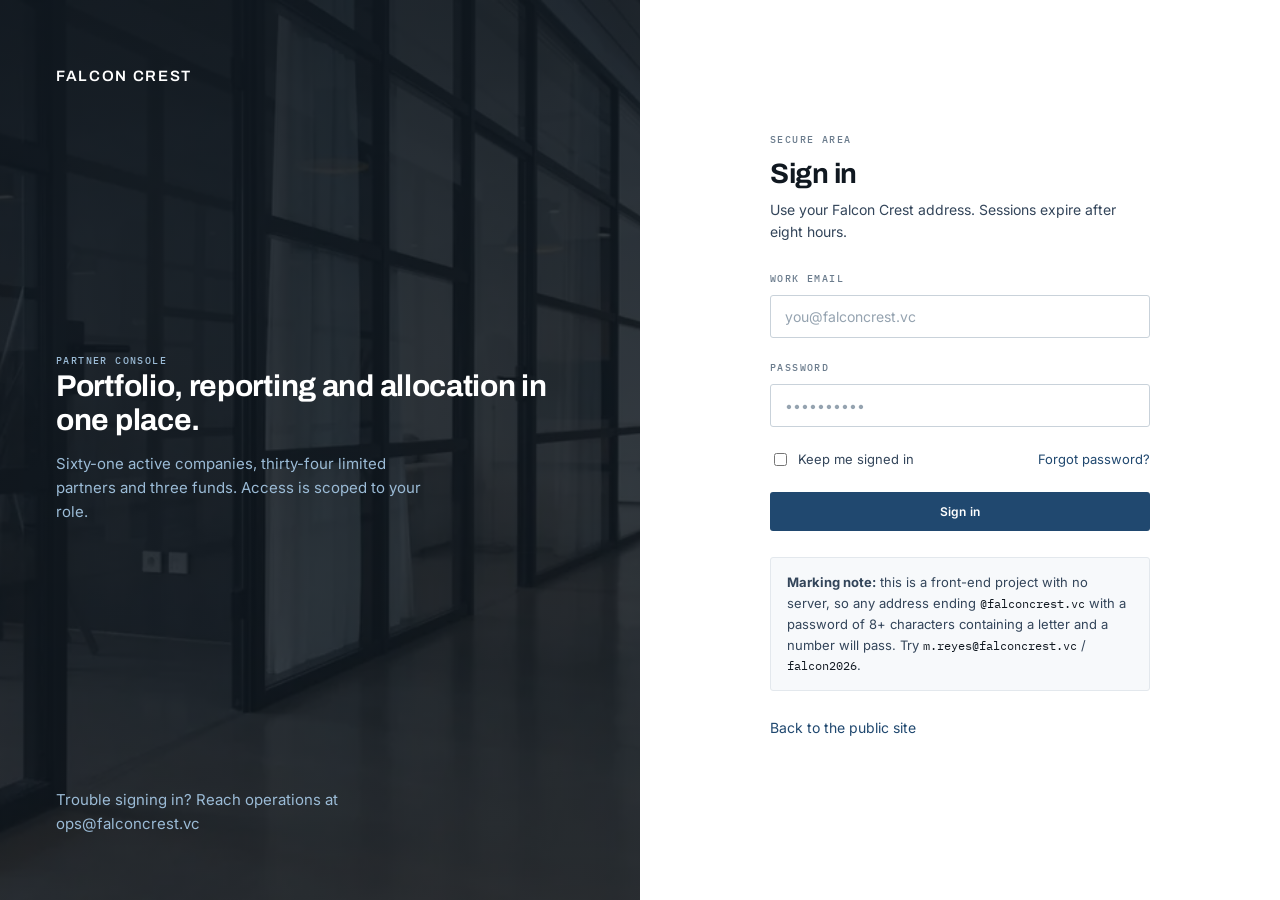
<file: 92610120001_vats_kotadia/website/admin/login.html>
<!DOCTYPE html>
<html lang="en">
<head>
  <meta charset="UTF-8">
  <meta name="viewport" content="width=device-width, initial-scale=1">
  <meta name="description" content="Sign in to the Falcon Crest Ventures partner console.">
  <meta name="author" content="Vats Kotadia">
  <meta name="enrolment" content="92610120001">
  <title>Sign in — Falcon Crest console</title>
  <link rel="preconnect" href="https://fonts.googleapis.com">
  <link rel="preconnect" href="https://fonts.gstatic.com" crossorigin>
  <link href="https://fonts.googleapis.com/css2?family=Archivo:wght@400;600;700&family=IBM+Plex+Mono:wght@500&family=Inter:wght@400;500;600&display=swap" rel="stylesheet">
  <link rel="stylesheet" href="../css/style.css">
  <link rel="stylesheet" href="../css/admin.css">
</head>
<body>
  <div class="login-page">

    <!-- ============ Brand panel ============ -->
    <aside class="login-aside">
      <img class="login-aside__photo" src="../images/office.webp" width="1400" height="667" alt="">
      <a class="wordmark" href="../index.html">Falcon Crest</a>
      <div>
        <span class="eyebrow">Partner console</span>
        <h2>Portfolio, reporting and allocation in one place.</h2>
        <p>Sixty-one active companies, thirty-four limited partners and three funds. Access is scoped to your role.</p>
      </div>
      <p class="body-sm login-support">Trouble signing in? Reach operations at ops@falconcrest.vc</p>
    </aside>

    <!-- ============ Sign-in form — VALIDATED FORM 2 of 2 ============ -->
    <main class="login-main">
      <div class="login-card">
        <span class="eyebrow">Secure area</span>
        <h1>Sign in</h1>
        <p>Use your Falcon Crest address. Sessions expire after eight hours.</p>

        <form id="login-form" data-validate novalidate
              data-success="Signed in. Opening the console."
              data-redirect="index.html">

          <div class="form-status" role="status"></div>

          <div class="field">
            <label for="login-email">Work email</label>
            <input type="email" id="login-email" name="email" placeholder="you@falconcrest.vc" autocomplete="username"
                   data-rule-required="Enter your work email address."
                   data-rule-email="That address doesn't look right — check for a missing @ or domain."
                   data-rule-pattern="@falconcrest\.vc$|Use your @falconcrest.vc address. Guests sign in through the LP portal.">
            <span class="field__error"></span>
          </div>

          <div class="field">
            <label for="login-password">Password</label>
            <input type="password" id="login-password" name="password" placeholder="••••••••••" autocomplete="current-password"
                   data-rule-required="Enter your password."
                   data-rule-min="8|Passwords are at least 8 characters."
                   data-rule-pattern="(?=.*[A-Za-z])(?=.*[0-9])|Include at least one letter and one number.">
            <span class="field__error"></span>
          </div>

          <div class="login-meta">
            <label class="checkbox-inline" for="remember">
              <input type="checkbox" id="remember" name="remember">
              Keep me signed in
            </label>
            <a href="#">Forgot password?</a>
          </div>

          <button class="btn btn--primary btn--block" type="submit">Sign in</button>
        </form>

        <div class="demo-hint">
          <strong>Marking note:</strong> this is a front-end project with no server, so any
          address ending <code>@falconcrest.vc</code> with a password of 8+ characters
          containing a letter and a number will pass. Try
          <code>m.reyes@falconcrest.vc</code> / <code>falcon2026</code>.
        </div>

        <p class="body-sm stack-gap">
          <a href="../index.html">Back to the public site</a>
        </p>
      </div>
    </main>

  </div>

  <script src="../js/validation.js"></script>
</body>
</html>
</file>
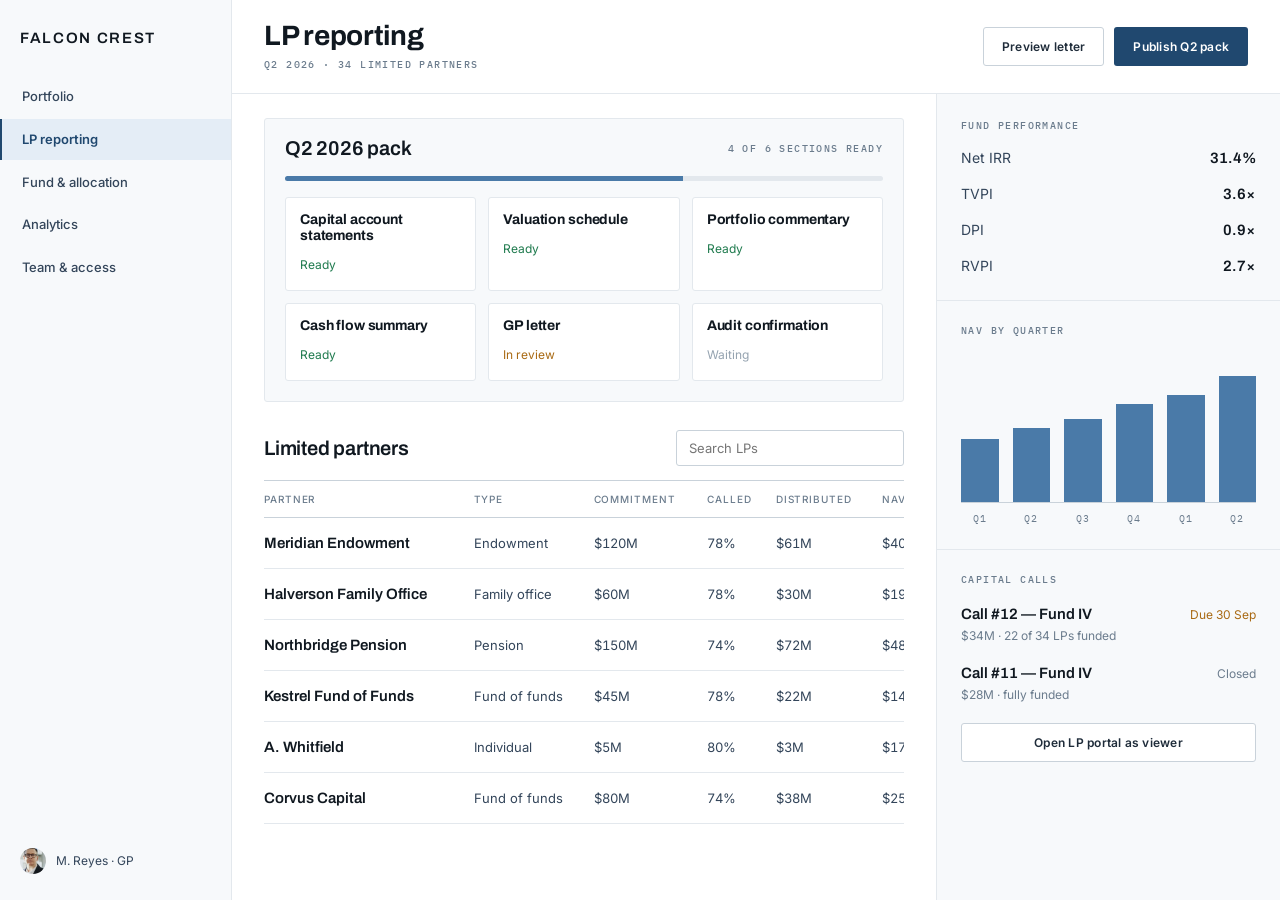
<file: 92610120001_vats_kotadia/website/admin/lp-reporting.html>
<!DOCTYPE html>
<html lang="en">
<head>
  <meta charset="UTF-8">
  <meta name="viewport" content="width=device-width, initial-scale=1">
  <meta name="author" content="Vats Kotadia">
  <meta name="enrolment" content="92610120001">
  <title>LP reporting — Falcon Crest console</title>
  <link rel="preconnect" href="https://fonts.googleapis.com">
  <link rel="preconnect" href="https://fonts.gstatic.com" crossorigin>
  <link href="https://fonts.googleapis.com/css2?family=Archivo:wght@400;600;700&family=IBM+Plex+Mono:wght@500&family=Inter:wght@400;500;600&display=swap" rel="stylesheet">
  <link rel="stylesheet" href="../css/style.css">
  <link rel="stylesheet" href="../css/admin.css">
</head>
<body>
  <a class="skip-link" href="#main">Skip to content</a>

  <div class="app">

    <nav class="side" aria-label="Console">
      <div class="side__brand"><a class="wordmark" href="../index.html">Falcon Crest</a></div>
      <div class="side__nav">
        <a href="index.html">Portfolio</a>
        <a href="lp-reporting.html" aria-current="page">LP reporting</a>
        <a href="allocation.html">Fund &amp; allocation</a>
        <a href="analytics.html">Analytics</a>
        <a href="team.html">Team &amp; access</a>
      </div>
      <div class="side__user">
        <img class="avatar" src="../images/team-reyes.webp" width="320" height="320" alt="">
        <span>M. Reyes · GP</span>
      </div>
    </nav>

    <div class="main" id="main">

      <div class="topbar">
        <div class="topbar__lead">
          <button class="btn btn--secondary side-toggle" type="button" aria-expanded="false">Menu</button>
          <div>
            <h1>LP reporting</h1>
            <span class="eyebrow topbar__context">Q2 2026 · 34 limited partners</span>
          </div>
        </div>
        <div class="topbar__actions">
          <button class="btn btn--secondary" type="button">Preview letter</button>
          <button class="btn btn--primary" type="button">Publish Q2 pack</button>
        </div>
      </div>

      <div class="workspace">

        <!-- ============ Pack builder ============ -->
        <div class="workspace__main">

          <div class="pack-card">
            <div class="pack-card__head">
              <h2 class="h2">Q2 2026 pack</h2>
              <span class="eyebrow">4 of 6 sections ready</span>
            </div>
            <div class="progress" role="img" aria-label="Four of six sections ready">
              <div class="progress__fill" style="width:66.6%"></div>
            </div>

            <div class="status-grid status-grid--spaced">
              <div class="status-card">
                <h3>Capital account statements</h3>
                <span class="state state--ready">Ready</span>
              </div>
              <div class="status-card">
                <h3>Valuation schedule</h3>
                <span class="state state--ready">Ready</span>
              </div>
              <div class="status-card">
                <h3>Portfolio commentary</h3>
                <span class="state state--ready">Ready</span>
              </div>
              <div class="status-card">
                <h3>Cash flow summary</h3>
                <span class="state state--ready">Ready</span>
              </div>
              <div class="status-card">
                <h3>GP letter</h3>
                <span class="state state--review">In review</span>
              </div>
              <div class="status-card">
                <h3>Audit confirmation</h3>
                <span class="state state--waiting">Waiting</span>
              </div>
            </div>
          </div>

          <div class="toolbar toolbar--flush-sm">
            <h2 class="h2">Limited partners</h2>
            <div class="search">
              <label class="sr-only" for="lp-search">Search limited partners</label>
              <input type="text" id="lp-search" placeholder="Search LPs" data-table-search="lp-table" autocomplete="off">
            </div>
          </div>

          <div class="table-scroll">
            <table class="data-table" id="lp-table" data-sortable>
              <caption class="sr-only">Limited partners and Q2 pack delivery status</caption>
              <thead>
                <tr>
                  <th data-sort="text" scope="col">Partner</th>
                  <th data-sort="text" scope="col">Type</th>
                  <th data-sort="number" scope="col">Commitment</th>
                  <th data-sort="number" scope="col">Called</th>
                  <th data-sort="number" scope="col">Distributed</th>
                  <th data-sort="number" scope="col">NAV</th>
                  <th data-sort="text" scope="col">Q2 pack</th>
                </tr>
              </thead>
              <tbody>
                <tr>
                  <td class="cell-name">Meridian Endowment</td><td>Endowment</td>
                  <td class="num">$120M</td><td class="num">78%</td><td class="num">$61M</td><td class="num">$402M</td>
                  <td class="val-positive">Viewed</td>
                </tr>
                <tr>
                  <td class="cell-name">Halverson Family Office</td><td>Family office</td>
                  <td class="num">$60M</td><td class="num">78%</td><td class="num">$30M</td><td class="num">$198M</td>
                  <td class="val-positive">Viewed</td>
                </tr>
                <tr>
                  <td class="cell-name">Northbridge Pension</td><td>Pension</td>
                  <td class="num">$150M</td><td class="num">74%</td><td class="num">$72M</td><td class="num">$488M</td>
                  <td class="val-good">Sent</td>
                </tr>
                <tr>
                  <td class="cell-name">Kestrel Fund of Funds</td><td>Fund of funds</td>
                  <td class="num">$45M</td><td class="num">78%</td><td class="num">$22M</td><td class="num">$147M</td>
                  <td class="val-good">Sent</td>
                </tr>
                <tr>
                  <td class="cell-name">A. Whitfield</td><td>Individual</td>
                  <td class="num">$5M</td><td class="num">80%</td><td class="num">$3M</td><td class="num">$17M</td>
                  <td class="val-muted">Not sent</td>
                </tr>
                <tr>
                  <td class="cell-name">Corvus Capital</td><td>Fund of funds</td>
                  <td class="num">$80M</td><td class="num">74%</td><td class="num">$38M</td><td class="num">$259M</td>
                  <td class="val-muted">Not sent</td>
                </tr>
              </tbody>
            </table>
          </div>
        </div>

        <!-- ============ Fund rail ============ -->
        <aside class="rail" aria-label="Fund performance">
          <div class="rail__block">
            <span class="eyebrow">Fund performance</span>
            <div class="metric-row"><span class="label">Net IRR</span><span class="value">31.4%</span></div>
            <div class="metric-row"><span class="label">TVPI</span><span class="value">3.6&times;</span></div>
            <div class="metric-row"><span class="label">DPI</span><span class="value">0.9&times;</span></div>
            <div class="metric-row"><span class="label">RVPI</span><span class="value">2.7&times;</span></div>
          </div>

          <div class="rail__block">
            <span class="eyebrow">NAV by quarter</span>
            <div class="column-chart chart-h-150 rail__chart">
              <div class="col"><div class="seg" style="height:46%"></div></div>
              <div class="col"><div class="seg" style="height:54%"></div></div>
              <div class="col"><div class="seg" style="height:61%"></div></div>
              <div class="col"><div class="seg" style="height:72%"></div></div>
              <div class="col"><div class="seg" style="height:78%"></div></div>
              <div class="col"><div class="seg" style="height:92%"></div></div>
            </div>
            <div class="chart-axis">
              <span>Q1</span><span>Q2</span><span>Q3</span><span>Q4</span><span>Q1</span><span>Q2</span>
            </div>
          </div>

          <div class="rail__block">
            <span class="eyebrow">Capital calls</span>
            <div class="call-group">
              <div class="metric-row metric-row--flush">
                <span class="value">Call #12 — Fund IV</span>
                <span class="body-sm val-caution">Due 30 Sep</span>
              </div>
              <p class="body-sm">$34M · 22 of 34 LPs funded</p>
            </div>
            <div class="call-group">
              <div class="metric-row metric-row--flush">
                <span class="value">Call #11 — Fund IV</span>
                <span class="body-sm">Closed</span>
              </div>
              <p class="body-sm">$28M · fully funded</p>
            </div>
            <button class="btn btn--secondary btn--block rail__action" type="button">Open LP portal as viewer</button>
          </div>
        </aside>

      </div>
    </div>
  </div>

  <script src="../js/main.js"></script>
</body>
</html>
</file>
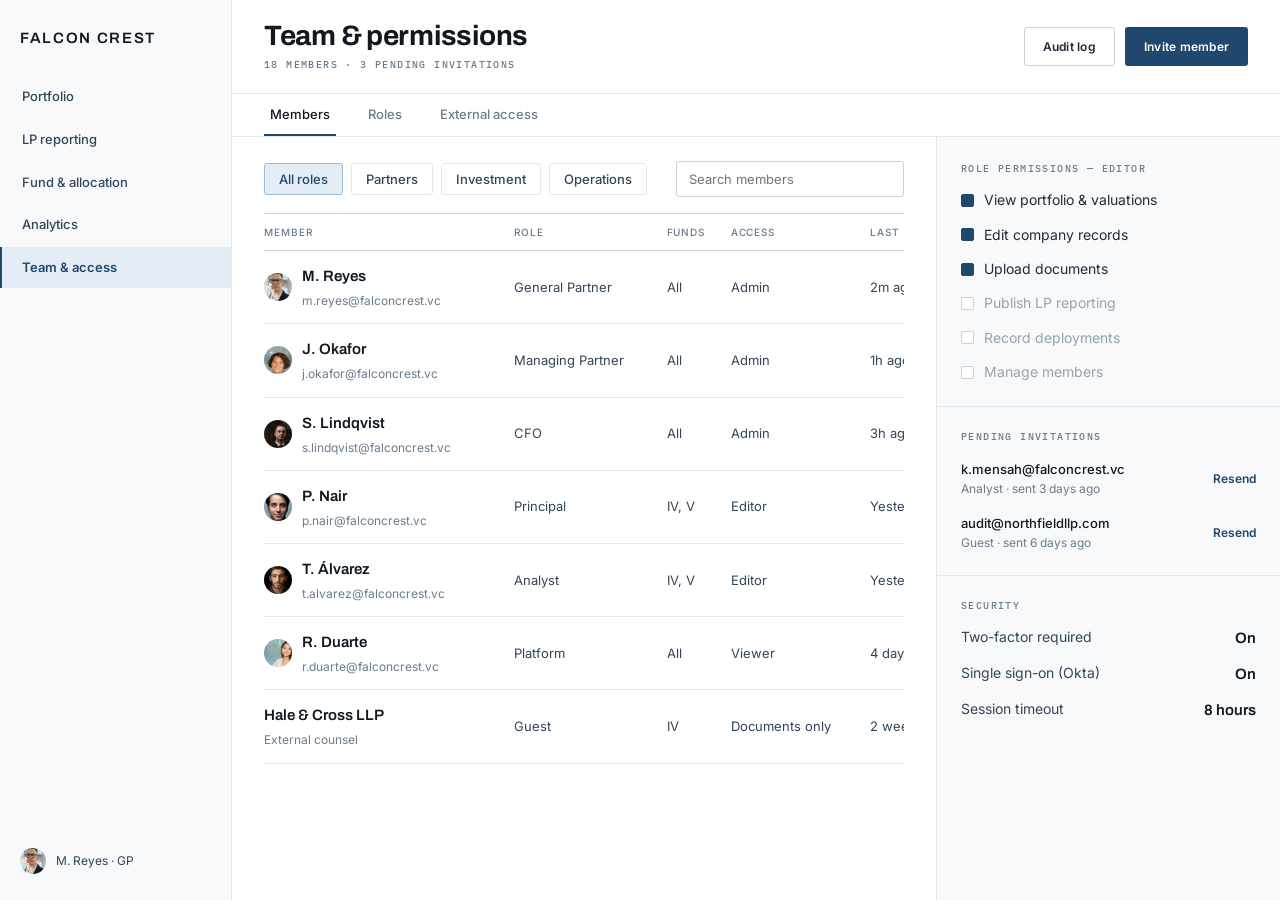
<file: 92610120001_vats_kotadia/website/admin/team.html>
<!DOCTYPE html>
<html lang="en">
<head>
  <meta charset="UTF-8">
  <meta name="viewport" content="width=device-width, initial-scale=1">
  <meta name="author" content="Vats Kotadia">
  <meta name="enrolment" content="92610120001">
  <title>Team &amp; permissions — Falcon Crest console</title>
  <link rel="preconnect" href="https://fonts.googleapis.com">
  <link rel="preconnect" href="https://fonts.gstatic.com" crossorigin>
  <link href="https://fonts.googleapis.com/css2?family=Archivo:wght@400;600;700&family=IBM+Plex+Mono:wght@500&family=Inter:wght@400;500;600&display=swap" rel="stylesheet">
  <link rel="stylesheet" href="../css/style.css">
  <link rel="stylesheet" href="../css/admin.css">
</head>
<body>
  <a class="skip-link" href="#main">Skip to content</a>

  <div class="app">

    <nav class="side" aria-label="Console">
      <div class="side__brand"><a class="wordmark" href="../index.html">Falcon Crest</a></div>
      <div class="side__nav">
        <a href="index.html">Portfolio</a>
        <a href="lp-reporting.html">LP reporting</a>
        <a href="allocation.html">Fund &amp; allocation</a>
        <a href="analytics.html">Analytics</a>
        <a href="team.html" aria-current="page">Team &amp; access</a>
      </div>
      <div class="side__user">
        <img class="avatar" src="../images/team-reyes.webp" width="320" height="320" alt="">
        <span>M. Reyes · GP</span>
      </div>
    </nav>

    <div class="main" id="main">

      <div class="topbar">
        <div class="topbar__lead">
          <button class="btn btn--secondary side-toggle" type="button" aria-expanded="false">Menu</button>
          <div>
            <h1>Team &amp; permissions</h1>
            <span class="eyebrow topbar__context">18 members · 3 pending invitations</span>
          </div>
        </div>
        <div class="topbar__actions">
          <button class="btn btn--secondary" type="button">Audit log</button>
          <button class="btn btn--primary" type="button">Invite member</button>
        </div>
      </div>

      <!-- ============ Tabs ============ -->
      <div class="tabs" role="tablist" aria-label="Team sections">
        <button class="tab" role="tab" id="tab-members" aria-controls="panel-members" aria-selected="true">Members</button>
        <button class="tab" role="tab" id="tab-roles" aria-controls="panel-roles" aria-selected="false">Roles</button>
        <button class="tab" role="tab" id="tab-external" aria-controls="panel-external" aria-selected="false">External access</button>
      </div>

      <div class="workspace">

        <div class="workspace__main">

          <!-- Members panel -->
          <section id="panel-members" role="tabpanel" aria-labelledby="tab-members">
            <div class="toolbar toolbar--flush">
              <div class="chip-row" role="group" aria-label="Filter by role">
                <button class="chip is-active" type="button">All roles</button>
                <button class="chip" type="button">Partners</button>
                <button class="chip" type="button">Investment</button>
                <button class="chip" type="button">Operations</button>
              </div>
              <div class="search">
                <label class="sr-only" for="member-search">Search members</label>
                <input type="text" id="member-search" placeholder="Search members" data-table-search="member-table" autocomplete="off">
              </div>
            </div>

            <div class="table-scroll">
              <table class="data-table" id="member-table" data-sortable>
                <caption class="sr-only">Console members and their access levels</caption>
                <thead>
                  <tr>
                    <th data-sort="text" scope="col">Member</th>
                    <th data-sort="text" scope="col">Role</th>
                    <th data-sort="text" scope="col">Funds</th>
                    <th data-sort="text" scope="col">Access</th>
                    <th data-sort="text" scope="col">Last active</th>
                    <th scope="col"><span class="sr-only">Actions</span></th>
                  </tr>
                </thead>
                <tbody>
                  <tr>
                    <td class="cell-stack"><span class="member"><img class="avatar" src="../images/team-reyes.webp" width="320" height="320" alt=""><span><span class="cell-name">M. Reyes</span><span class="sub">m.reyes@falconcrest.vc</span></span></span></td>
                    <td>General Partner</td><td>All</td>
                    <td class="val-admin">Admin</td><td>2m ago</td>
                    <td><button class="link-action" type="button">Edit</button></td>
                  </tr>
                  <tr>
                    <td class="cell-stack"><span class="member"><img class="avatar" src="../images/team-okafor.webp" width="320" height="320" alt=""><span><span class="cell-name">J. Okafor</span><span class="sub">j.okafor@falconcrest.vc</span></span></span></td>
                    <td>Managing Partner</td><td>All</td>
                    <td class="val-admin">Admin</td><td>1h ago</td>
                    <td><button class="link-action" type="button">Edit</button></td>
                  </tr>
                  <tr>
                    <td class="cell-stack"><span class="member"><img class="avatar" src="../images/team-lindqvist.webp" width="320" height="320" alt=""><span><span class="cell-name">S. Lindqvist</span><span class="sub">s.lindqvist@falconcrest.vc</span></span></span></td>
                    <td>CFO</td><td>All</td>
                    <td class="val-admin">Admin</td><td>3h ago</td>
                    <td><button class="link-action" type="button">Edit</button></td>
                  </tr>
                  <tr>
                    <td class="cell-stack"><span class="member"><img class="avatar" src="../images/team-nair.webp" width="320" height="320" alt=""><span><span class="cell-name">P. Nair</span><span class="sub">p.nair@falconcrest.vc</span></span></span></td>
                    <td>Principal</td><td>IV, V</td>
                    <td>Editor</td><td>Yesterday</td>
                    <td><button class="link-action" type="button">Edit</button></td>
                  </tr>
                  <tr>
                    <td class="cell-stack"><span class="member"><img class="avatar" src="../images/team-alvarez.webp" width="320" height="320" alt=""><span><span class="cell-name">T. Álvarez</span><span class="sub">t.alvarez@falconcrest.vc</span></span></span></td>
                    <td>Analyst</td><td>IV, V</td>
                    <td>Editor</td><td>Yesterday</td>
                    <td><button class="link-action" type="button">Edit</button></td>
                  </tr>
                  <tr>
                    <td class="cell-stack"><span class="member"><img class="avatar" src="../images/team-duarte.webp" width="320" height="320" alt=""><span><span class="cell-name">R. Duarte</span><span class="sub">r.duarte@falconcrest.vc</span></span></span></td>
                    <td>Platform</td><td>All</td>
                    <td class="val-viewer">Viewer</td><td>4 days ago</td>
                    <td><button class="link-action" type="button">Edit</button></td>
                  </tr>
                  <tr>
                    <td class="cell-stack"><span class="cell-name">Hale &amp; Cross LLP</span><span class="sub">External counsel</span></td>
                    <td>Guest</td><td>IV</td>
                    <td class="val-viewer">Documents only</td><td>2 weeks ago</td>
                    <td><button class="link-action" type="button">Edit</button></td>
                  </tr>
                </tbody>
              </table>
            </div>
          </section>

          <!-- Roles panel -->
          <section id="panel-roles" role="tabpanel" aria-labelledby="tab-roles" hidden>
            <h2 class="h2 block-title-lg">What each role can do</h2>
            <div class="table-scroll">
              <table class="data-table">
                <caption class="sr-only">Capabilities granted to each role</caption>
                <thead>
                  <tr>
                    <th scope="col">Capability</th><th scope="col">Admin</th>
                    <th scope="col">Editor</th><th scope="col">Viewer</th><th scope="col">Guest</th>
                  </tr>
                </thead>
                <tbody>
                  <tr><td class="cell-name">View portfolio &amp; valuations</td><td>Yes</td><td>Yes</td><td>Yes</td><td>No</td></tr>
                  <tr><td class="cell-name">Edit company records</td><td>Yes</td><td>Yes</td><td>No</td><td>No</td></tr>
                  <tr><td class="cell-name">Upload documents</td><td>Yes</td><td>Yes</td><td>No</td><td>Yes</td></tr>
                  <tr><td class="cell-name">Publish LP reporting</td><td>Yes</td><td>No</td><td>No</td><td>No</td></tr>
                  <tr><td class="cell-name">Record deployments</td><td>Yes</td><td>No</td><td>No</td><td>No</td></tr>
                  <tr><td class="cell-name">Manage members</td><td>Yes</td><td>No</td><td>No</td><td>No</td></tr>
                </tbody>
              </table>
            </div>
          </section>

          <!-- External access panel -->
          <section id="panel-external" role="tabpanel" aria-labelledby="tab-external" hidden>
            <h2 class="h2 block-title-lg">External parties with access</h2>
            <div class="table-scroll">
              <table class="data-table">
                <caption class="sr-only">External organisations holding console access</caption>
                <thead>
                  <tr>
                    <th scope="col">Organisation</th><th scope="col">Purpose</th>
                    <th scope="col">Scope</th><th scope="col">Expires</th>
                  </tr>
                </thead>
                <tbody>
                  <tr><td class="cell-name">Hale &amp; Cross LLP</td><td>Legal counsel</td><td>Fund IV documents</td><td>31 Dec 2026</td></tr>
                  <tr><td class="cell-name">Northfield Audit</td><td>Annual audit</td><td>Valuations, read only</td><td>30 Nov 2026</td></tr>
                  <tr><td class="cell-name">Meridian Endowment</td><td>LP portal</td><td>Own statements</td><td>No expiry</td></tr>
                </tbody>
              </table>
            </div>
          </section>

        </div>

        <!-- ============ Permissions rail ============ -->
        <aside class="rail" aria-label="Permission detail">
          <div class="rail__block">
            <span class="eyebrow">Role permissions — Editor</span>
            <ul class="check-list">
              <li><span class="box on" aria-hidden="true"></span> View portfolio &amp; valuations</li>
              <li><span class="box on" aria-hidden="true"></span> Edit company records</li>
              <li><span class="box on" aria-hidden="true"></span> Upload documents</li>
              <li class="off"><span class="box" aria-hidden="true"></span> Publish LP reporting</li>
              <li class="off"><span class="box" aria-hidden="true"></span> Record deployments</li>
              <li class="off"><span class="box" aria-hidden="true"></span> Manage members</li>
            </ul>
          </div>

          <div class="rail__block">
            <span class="eyebrow">Pending invitations</span>
            <div class="invite">
              <div>
                <p class="email">k.mensah@falconcrest.vc</p>
                <p class="body-sm">Analyst · sent 3 days ago</p>
              </div>
              <button class="link-action" type="button">Resend</button>
            </div>
            <div class="invite">
              <div>
                <p class="email">audit@northfieldllp.com</p>
                <p class="body-sm">Guest · sent 6 days ago</p>
              </div>
              <button class="link-action" type="button">Resend</button>
            </div>
          </div>

          <div class="rail__block">
            <span class="eyebrow">Security</span>
            <div class="metric-row"><span class="label">Two-factor required</span><span class="value val-good">On</span></div>
            <div class="metric-row"><span class="label">Single sign-on (Okta)</span><span class="value val-good">On</span></div>
            <div class="metric-row"><span class="label">Session timeout</span><span class="value">8 hours</span></div>
          </div>
        </aside>

      </div>
    </div>
  </div>

  <script src="../js/main.js"></script>
</body>
</html>
</file>
<file: 92610120001_vats_kotadia/website/css/style.css>
/* ==========================================================================
   Falcon Crest Ventures — main stylesheet
   Vats Kotadia · Enrolment no. 92610120001
   Web Technology (01CE1306) — CSE Project
   Hand-written CSS3. No frameworks.
   Contents:
     1.  Design tokens (custom properties)
     2.  Reset and base elements
     3.  Typography scale
     4.  Layout helpers
     5.  Buttons, chips, pills
     6.  Site header and navigation
     7.  Site footer
     8.  Home page sections
     9.  Portfolio grid and filters
     10. Company detail page
     11. Thesis page
     12. Insights page
     13. Contact page and forms
     14. Responsive breakpoints
   ========================================================================== */

/* ---------- 1. Design tokens ---------- */
:root {
  /* ink */
  --ink-900: #101820;
  --ink-700: #1f2c3a;
  --ink-600: #33455a;
  --ink-400: #6b7c8d;
  --ink-300: #95a3b0;

  /* brand */
  --brand-700: #20486f;
  --brand-500: #4a7aa8;
  --brand-300: #9bbbd6;
  --brand-100: #e4edf6;

  /* surfaces */
  --surface: #ffffff;
  --paper: #f7f9fb;
  --dark: #16222e;

  /* lines */
  --line-strong: #c9d2da;
  --line: #e3e8ed;

  /* state */
  --success: #1e7a4d;
  --warn: #a96a14;
  --danger: #b03a2e;

  /* type */
  --font-display: "Archivo", "Helvetica Neue", Arial, sans-serif;
  --font-body: "Inter", "Segoe UI", Roboto, Helvetica, Arial, sans-serif;
  --font-mono: "IBM Plex Mono", "SFMono-Regular", Consolas, monospace;

  /* spacing */
  --gutter: 80px;
  --radius: 3px;

  /* motion */
  --ease: cubic-bezier(0.2, 0, 0.2, 1);
}

/* ---------- 2. Reset and base ---------- */
*,
*::before,
*::after {
  box-sizing: border-box;
}

html {
  -webkit-text-size-adjust: 100%;
  scroll-behavior: smooth;
}

body {
  margin: 0;
  background: var(--surface);
  color: var(--ink-900);
  font-family: var(--font-body);
  font-size: 15px;
  line-height: 1.6;
  -webkit-font-smoothing: antialiased;
}

img {
  max-width: 100%;
  display: block;
}

a {
  color: var(--brand-700);
  text-decoration: none;
}

a:hover {
  text-decoration: underline;
}

ul,
ol {
  margin: 0;
  padding: 0;
  list-style: none;
}

/* Keyboard focus stays visible everywhere. */
:focus-visible {
  outline: 2px solid var(--brand-500);
  outline-offset: 2px;
}

/* Screen-reader-only text, used for form and landmark labels. */
.sr-only {
  position: absolute;
  width: 1px;
  height: 1px;
  padding: 0;
  margin: -1px;
  overflow: hidden;
  clip: rect(0, 0, 0, 0);
  white-space: nowrap;
  border: 0;
}

.skip-link {
  position: absolute;
  left: -9999px;
  top: 0;
  z-index: 100;
  background: var(--brand-700);
  color: #fff;
  padding: 10px 18px;
}

.skip-link:focus {
  left: 12px;
  top: 12px;
}

/* ---------- 3. Typography ---------- */
h1,
h2,
h3,
h4 {
  font-family: var(--font-display);
  margin: 0;
  line-height: 1.15;
  letter-spacing: -0.01em;
}

p {
  margin: 0;
}

.display-xl {
  font-size: clamp(32px, 4.4vw, 54px);
  font-weight: 700;
  letter-spacing: -0.022em;
  line-height: 1.06;
}

.display-l {
  font-size: clamp(28px, 3.2vw, 38px);
  font-weight: 700;
  letter-spacing: -0.018em;
  line-height: 1.1;
}

.h1 {
  font-size: clamp(22px, 2.2vw, 28px);
  font-weight: 700;
}

.h2 {
  font-size: 20px;
  font-weight: 600;
}

.h3 {
  font-size: 15px;
  font-weight: 600;
}

.eyebrow {
  font-family: var(--font-mono);
  font-size: 10px;
  font-weight: 500;
  letter-spacing: 0.14em;
  text-transform: uppercase;
  color: var(--ink-400);
  display: block;
}

.lead {
  font-size: 16px;
  line-height: 1.65;
  color: var(--ink-600);
  max-width: 62ch;
}

.body-sm {
  font-size: 12px;
  color: var(--ink-400);
}

.metric {
  font-family: var(--font-display);
  font-size: 30px;
  font-weight: 700;
  letter-spacing: -0.02em;
  line-height: 1.1;
}

.muted {
  color: var(--ink-600);
}

/* ---------- 4. Layout helpers ---------- */
.wrap {
  max-width: 1440px;
  margin: 0 auto;
  padding-inline: var(--gutter);
}

.section {
  padding-block: 72px;
}

.section--tight {
  padding-block: 44px;
}

.section-head {
  display: flex;
  justify-content: space-between;
  align-items: flex-end;
  gap: 24px;
  margin-bottom: 26px;
}

.rule-top {
  border-top: 1px solid var(--line);
}

.grid {
  display: grid;
  gap: 24px;
}

.band {
  background: var(--paper);
  border-block: 1px solid var(--line);
}

/* ---------- 5. Buttons, chips, pills ---------- */
.btn {
  display: inline-flex;
  align-items: center;
  justify-content: center;
  gap: 8px;
  font-family: var(--font-body);
  font-size: 12px;
  font-weight: 600;
  letter-spacing: 0.02em;
  padding: 11px 18px;
  border-radius: var(--radius);
  border: 1px solid transparent;
  cursor: pointer;
  transition: background-color 0.15s var(--ease), border-color 0.15s var(--ease);
  text-decoration: none;
}

.btn:hover {
  text-decoration: none;
}

.btn--primary {
  background: var(--brand-700);
  color: #fff;
}

.btn--primary:hover {
  background: #17395a;
}

.btn--secondary {
  background: var(--surface);
  color: var(--ink-700);
  border-color: var(--line-strong);
}

.btn--secondary:hover {
  border-color: var(--ink-400);
  background: var(--paper);
}

.btn--ghost {
  background: var(--paper);
  color: var(--brand-700);
}

.btn--block {
  width: 100%;
}

.btn:disabled,
.btn[aria-disabled="true"] {
  opacity: 0.55;
  cursor: not-allowed;
}

.chip {
  display: inline-flex;
  align-items: center;
  font-family: var(--font-body);
  font-size: 13px;
  font-weight: 500;
  padding: 7px 14px;
  border-radius: var(--radius);
  border: 1px solid var(--line);
  background: var(--surface);
  color: var(--ink-600);
  cursor: pointer;
  transition: background-color 0.15s var(--ease), border-color 0.15s var(--ease);
}

.chip:hover {
  border-color: var(--line-strong);
}

.chip[aria-pressed="true"],
.chip.is-active,
.chip:has(input:checked) {
  background: var(--brand-100);
  border-color: var(--brand-300);
  color: var(--brand-700);
}

/* The segmented control uses real radios, hidden inside their labels. */
.chip:has(input:focus-visible) {
  outline: 2px solid var(--brand-500);
  outline-offset: 2px;
}

.chip-row {
  display: flex;
  flex-wrap: wrap;
  gap: 8px;
}

.pill {
  display: inline-flex;
  align-items: center;
  font-size: 12px;
}

.pill--current {
  color: var(--success);
}

.pill--overdue {
  color: var(--warn);
  border: 1px solid var(--warn);
  border-radius: var(--radius);
  padding: 3px 10px;
}

/* ---------- 6. Site header ---------- */
.site-header {
  position: sticky;
  top: 0;
  z-index: 40;
  background: var(--surface);
  border-bottom: 1px solid var(--line);
}

.site-header__inner {
  display: flex;
  align-items: center;
  justify-content: space-between;
  min-height: 76px;
}

.wordmark {
  font-family: var(--font-display);
  font-size: 15px;
  font-weight: 600;
  letter-spacing: 0.11em;
  text-transform: uppercase;
  color: var(--ink-900);
  text-decoration: none;
}

.wordmark:hover {
  text-decoration: none;
}

.site-nav {
  display: flex;
  align-items: center;
  gap: 30px;
}

.site-nav a {
  font-size: 13px;
  font-weight: 500;
  color: var(--ink-600);
  text-decoration: none;
}

.site-nav a:hover {
  color: var(--ink-900);
  text-decoration: none;
}

.site-nav a[aria-current="page"] {
  color: var(--brand-700);
}

/* .site-nav a is more specific than .btn--primary, so without this the button
   label inherits the nav link colour and disappears against the dark fill. */
.site-nav a.btn--primary,
.site-nav a.btn--primary:hover {
  color: #fff;
}

.site-nav a.btn--secondary {
  color: var(--ink-700);
}

.site-footer a.btn--primary {
  color: #fff;
}

/* Hamburger — only shown on narrow screens. */
.nav-toggle {
  display: none;
  width: 42px;
  height: 38px;
  padding: 0;
  background: var(--surface);
  border: 1px solid var(--line-strong);
  border-radius: var(--radius);
  cursor: pointer;
}

.nav-toggle span,
.nav-toggle span::before,
.nav-toggle span::after {
  display: block;
  width: 18px;
  height: 1.5px;
  background: var(--ink-900);
  margin-inline: auto;
  transition: transform 0.2s var(--ease), opacity 0.2s var(--ease);
}

.nav-toggle span::before,
.nav-toggle span::after {
  content: "";
  position: relative;
}

.nav-toggle span::before {
  top: -5px;
}

.nav-toggle span::after {
  top: 3.5px;
}

.nav-toggle[aria-expanded="true"] span {
  background: transparent;
}

.nav-toggle[aria-expanded="true"] span::before {
  transform: translateY(5px) rotate(45deg);
}

.nav-toggle[aria-expanded="true"] span::after {
  transform: translateY(-3.5px) rotate(-45deg);
}

/* ---------- 7. Site footer ---------- */
.site-footer {
  border-top: 1px solid var(--line);
  padding-block: 24px;
}

.site-footer__inner {
  display: flex;
  align-items: center;
  justify-content: space-between;
  gap: 20px;
  flex-wrap: wrap;
}

.site-footer a,
.site-footer p {
  font-size: 12px;
  color: var(--ink-400);
  text-decoration: none;
}

.site-footer a:hover {
  color: var(--ink-700);
}

.footer-links {
  display: flex;
  gap: 26px;
  flex-wrap: wrap;
}

/* ---------- 8. Home ---------- */
.hero {
  display: grid;
  grid-template-columns: minmax(0, 1fr) minmax(0, 0.85fr);
  gap: 80px;
  align-items: center;
  padding-block: 88px 96px;
}

.hero__copy > * + * {
  margin-top: 22px;
}

.hero__actions {
  display: flex;
  gap: 12px;
  flex-wrap: wrap;
}

/* Legacy placeholder. Photographs now use .shot and .focus__photo. */
.media-slot {
  display: grid;
  place-items: center;
  background: var(--brand-100);
  border: 1px dashed var(--brand-300);
  aspect-ratio: 3 / 2;
  color: var(--brand-500);
  font-family: var(--font-mono);
  font-size: 10px;
  letter-spacing: 0.14em;
  text-transform: uppercase;
}

.media-slot--wide {
  aspect-ratio: 21 / 10;
}

.stats {
  display: grid;
  grid-template-columns: repeat(4, minmax(0, 1fr));
  gap: 0;
  padding-block: 26px;
}

/* Grid children need min-width:0 or long values force the track wider. */
.stat {
  min-width: 0;
}

.stat__label {
  margin-bottom: 8px;
}

.logo-grid {
  display: grid;
  grid-template-columns: repeat(4, minmax(0, 1fr));
  border: 1px solid var(--line);
  border-right: 0;
  border-bottom: 0;
}

.logo-cell {
  position: relative;
  display: flex;
  align-items: flex-end;
  justify-content: center;
  min-height: 128px;
  padding: 0 12px 16px;
  overflow: hidden;
  border-right: 1px solid var(--line);
  border-bottom: 1px solid var(--line);
  font-family: var(--font-display);
  font-size: 15px;
  font-weight: 600;
  letter-spacing: 0.11em;
  color: #fff;
  text-decoration: none;
  background: var(--ink-900);
  transition: color 0.15s var(--ease);
}

.logo-cell:hover {
  color: #fff;
  text-decoration: none;
}

.logo-cell:hover::after {
  background: linear-gradient(to top, rgba(16, 24, 32, 0.92) 0%, rgba(16, 24, 32, 0.5) 42%, rgba(16, 24, 32, 0.28) 100%);
}

.logo-cell img {
  position: absolute;
  inset: 0;
  width: 100%;
  height: 100%;
  object-fit: cover;
  z-index: 0;
}

.logo-cell span {
  position: relative;
  z-index: 2;
  text-shadow: 0 1px 3px rgba(16, 24, 32, 0.65);
}

.logo-cell::after {
  content: "";
  position: absolute;
  inset: 0;
  z-index: 1;
  background: linear-gradient(to top, rgba(16, 24, 32, 0.88) 0%, rgba(16, 24, 32, 0.42) 38%, rgba(16, 24, 32, 0.2) 100%);
  pointer-events: none;
}

.focus-areas {
  display: grid;
  grid-template-columns: repeat(3, minmax(0, 1fr));
  gap: 0;
  margin-bottom: 72px;
}

.focus {
  border-top: 2px solid var(--line);
  padding: 32px 48px 0 0;
}

.focus__index {
  color: var(--brand-500);
  font-family: var(--font-display);
  font-size: 20px;
  font-weight: 600;
  display: block;
  margin-bottom: 10px;
}

.focus h3 {
  margin-bottom: 12px;
}

.focus p {
  color: var(--ink-600);
  font-size: 14px;
  max-width: 40ch;
}

.focus__photo {
  margin: 0 48px 20px 0;
  aspect-ratio: 3 / 2;
  overflow: hidden;
  background: var(--ink-900);
}

.focus__photo img,
.shot {
  display: block;
  width: 100%;
  height: auto;
  object-fit: cover;
  background: var(--ink-900);
}

.focus__photo img {
  aspect-ratio: 3 / 2;
}

.shot--wide {
  aspect-ratio: 21 / 10;
}

.shot--std {
  aspect-ratio: 3 / 2;
}

img.avatar {
  width: 28px;
  height: 28px;
  object-fit: cover;
  display: block;
}

.cta-band {
  background: var(--dark);
  color: #fff;
  padding-block: 44px;
}

.cta-band__inner {
  display: flex;
  align-items: center;
  justify-content: space-between;
  gap: 32px;
  flex-wrap: wrap;
}

.cta-band h2 {
  color: #fff;
  margin-bottom: 8px;
}

.cta-band p {
  color: var(--brand-300);
  font-size: 14px;
}

/* ---------- 9. Portfolio ---------- */
.filter-bar {
  display: flex;
  justify-content: space-between;
  align-items: center;
  gap: 20px;
  flex-wrap: wrap;
  margin-bottom: 28px;
}

.filter-bar__right {
  display: flex;
  align-items: center;
  gap: 10px;
  flex-wrap: wrap;
}

.company-grid {
  display: grid;
  grid-template-columns: repeat(4, minmax(0, 1fr));
  gap: 24px;
}

.company-card {
  display: flex;
  flex-direction: column;
  gap: 14px;
  padding: 20px 20px 18px;
  border: 1px solid var(--line);
  border-radius: var(--radius);
  background: var(--surface);
  transition: border-color 0.15s var(--ease);
}

.company-card:hover {
  border-color: var(--line-strong);
}

.company-card__logo {
  height: auto;
  aspect-ratio: 16 / 10;
  overflow: hidden;
  background: var(--ink-900);
}

.company-card__logo img {
  width: 100%;
  height: 100%;
  object-fit: cover;
}

.company-card__meta {
  font-family: var(--font-mono);
  font-size: 10px;
  letter-spacing: 0.14em;
  text-transform: uppercase;
  color: var(--brand-500);
  display: block;
  margin-bottom: 6px;
}

.company-card h3 {
  font-size: 20px;
  margin-bottom: 6px;
}

.company-card p {
  font-size: 14px;
  color: var(--ink-600);
}

.company-card__foot {
  margin-top: auto;
  padding-top: 14px;
  border-top: 1px solid var(--line);
  font-size: 12px;
  color: var(--ink-400);
}

.load-more {
  display: flex;
  justify-content: center;
  margin-top: 40px;
}

.empty-state {
  border: 1px dashed var(--line-strong);
  border-radius: var(--radius);
  padding: 48px;
  text-align: center;
  color: var(--ink-600);
}

/* ---------- 10. Company detail ---------- */
.breadcrumb {
  display: flex;
  gap: 8px;
  align-items: center;
  font-size: 12px;
  color: var(--ink-400);
  margin-bottom: 22px;
}

.detail-head {
  display: grid;
  grid-template-columns: minmax(0, 1.4fr) minmax(0, 1fr);
  gap: 64px;
  align-items: start;
}

.fact-table {
  width: 100%;
  border-collapse: collapse;
}

.fact-table th,
.fact-table td {
  text-align: left;
  padding: 13px 0;
  border-bottom: 1px solid var(--line);
  font-size: 14px;
}

.fact-table th {
  font-family: var(--font-mono);
  font-size: 10px;
  font-weight: 500;
  letter-spacing: 0.14em;
  text-transform: uppercase;
  color: var(--ink-400);
  width: 45%;
}

.fact-table td {
  color: var(--ink-900);
  font-weight: 500;
}

.timeline {
  border-left: 2px solid var(--line);
  padding-left: 26px;
}

.timeline li {
  padding-bottom: 26px;
  position: relative;
}

.timeline li::before {
  content: "";
  position: absolute;
  left: -33px;
  top: 6px;
  width: 9px;
  height: 9px;
  background: var(--brand-500);
  border-radius: 50%;
}

.timeline time {
  font-family: var(--font-mono);
  font-size: 10px;
  letter-spacing: 0.14em;
  text-transform: uppercase;
  color: var(--ink-400);
  display: block;
  margin-bottom: 5px;
}

/* ---------- 11. Thesis ---------- */
.criteria {
  display: grid;
  grid-template-columns: repeat(2, minmax(0, 1fr));
  gap: 80px;
}

.criteria li {
  display: flex;
  gap: 12px;
  margin-bottom: 20px;
}

.criteria .marker {
  flex: 0 0 auto;
  width: 9px;
  height: 9px;
  margin-top: 7px;
  border-radius: 1px;
}

.criteria--yes .marker {
  background: var(--brand-500);
}

.criteria--no .marker {
  background: var(--ink-300);
}

.criteria h4 {
  font-size: 15px;
  margin-bottom: 5px;
}

.criteria p {
  font-size: 14px;
  color: var(--ink-600);
}

.terms {
  display: grid;
  grid-template-columns: repeat(4, minmax(0, 1fr));
  padding-block: 26px;
}

.tag-row {
  display: flex;
  gap: 6px;
  flex-wrap: wrap;
  margin-top: 14px;
}

.tag {
  font-size: 13px;
  padding: 6px 12px;
  border: 1px solid var(--line);
  border-radius: var(--radius);
  color: var(--ink-600);
}

/* ---------- 12. Insights ---------- */
.insight-split {
  display: grid;
  grid-template-columns: minmax(0, 1.7fr) minmax(0, 1fr);
  gap: 48px;
}

.feature > * + * {
  margin-top: 16px;
}

.byline {
  display: flex;
  align-items: center;
  gap: 10px;
  margin-top: 22px;
}

.avatar {
  width: 28px;
  height: 28px;
  border-radius: 50%;
  background: var(--brand-300);
  flex: 0 0 auto;
  display: grid;
  place-items: center;
  font-size: 11px;
  font-weight: 600;
  color: var(--brand-700);
}

.article-list li {
  padding-block: 20px;
  border-bottom: 1px solid var(--line);
}

.article-list h3 {
  font-size: 20px;
  margin-block: 7px;
}

.article-list p {
  font-size: 14px;
  color: var(--ink-600);
}

.article-row {
  display: grid;
  grid-template-columns: repeat(3, minmax(0, 1fr));
  gap: 32px;
  margin-top: 48px;
}

.article-card > * + * {
  margin-top: 12px;
}

.article-card h3 {
  font-size: 20px;
}

.article-card p {
  font-size: 14px;
  color: var(--ink-600);
}

.newsletter {
  display: flex;
  align-items: center;
  justify-content: space-between;
  gap: 32px;
  flex-wrap: wrap;
  padding-block: 36px;
}

.newsletter__form {
  display: flex;
  gap: 10px;
  align-items: flex-start;
  flex-wrap: wrap;
}

/* ---------- 13. Forms ---------- */
.form-grid {
  display: grid;
  grid-template-columns: repeat(2, minmax(0, 1fr));
  gap: 20px;
}

.field {
  display: flex;
  flex-direction: column;
  gap: 8px;
  margin-bottom: 22px;
}

.field label {
  font-family: var(--font-mono);
  font-size: 10px;
  font-weight: 500;
  letter-spacing: 0.14em;
  text-transform: uppercase;
  color: var(--ink-400);
}

.field input[type="text"],
.field input[type="email"],
.field input[type="url"],
.field input[type="password"],
.field input[type="number"],
.field select,
.field textarea {
  font-family: var(--font-body);
  font-size: 14px;
  color: var(--ink-900);
  background: var(--surface);
  border: 1px solid var(--line-strong);
  border-radius: var(--radius);
  padding: 12px 14px;
  width: 100%;
  transition: border-color 0.15s var(--ease), box-shadow 0.15s var(--ease);
}

.field textarea {
  min-height: 120px;
  resize: vertical;
}

.field input:focus,
.field select:focus,
.field textarea:focus {
  border-color: var(--brand-500);
  box-shadow: 0 0 0 3px var(--brand-100);
  outline: none;
}

.field input::placeholder,
.field textarea::placeholder {
  color: var(--ink-300);
}

/* Validation states are driven by js/validation.js */
.field.is-invalid input,
.field.is-invalid select,
.field.is-invalid textarea {
  border-color: var(--danger);
}

.field.is-invalid input:focus,
.field.is-invalid select:focus,
.field.is-invalid textarea:focus {
  box-shadow: 0 0 0 3px rgba(176, 58, 46, 0.12);
}

.field.is-valid input,
.field.is-valid select,
.field.is-valid textarea {
  border-color: var(--success);
}

.field__error {
  font-size: 12px;
  color: var(--danger);
  min-height: 0;
  display: none;
}

.field.is-invalid .field__error {
  display: block;
}

.field__hint {
  font-size: 12px;
  color: var(--ink-400);
}

.char-count {
  font-size: 12px;
  color: var(--ink-400);
  text-align: right;
}

.char-count.is-over {
  color: var(--danger);
}

.segmented {
  display: flex;
  gap: 8px;
  flex-wrap: wrap;
}

/* .field label makes labels uppercase mono; the chips inside the segmented
   control are labels too, so they need their own treatment back. */
.field .segmented label.chip {
  font-family: var(--font-body);
  font-size: 13px;
  font-weight: 500;
  letter-spacing: 0;
  text-transform: none;
  color: var(--ink-600);
}

.field .segmented label.chip:has(input:checked) {
  color: var(--brand-700);
}

.dropzone {
  display: grid;
  place-items: center;
  min-height: 80px;
  background: var(--paper);
  border: 1px dashed var(--line-strong);
  border-radius: var(--radius);
  padding: 20px;
  text-align: center;
  color: var(--ink-400);
  font-size: 13px;
  cursor: pointer;
}

.dropzone.is-dragover {
  border-color: var(--brand-500);
  background: var(--brand-100);
}

.form-status {
  display: none;
  padding: 14px 16px;
  border-radius: var(--radius);
  font-size: 14px;
  margin-bottom: 22px;
}

.form-status.is-visible {
  display: block;
}

.form-status--ok {
  background: rgba(30, 122, 77, 0.09);
  border: 1px solid rgba(30, 122, 77, 0.35);
  color: var(--success);
}

.form-status--error {
  background: rgba(176, 58, 46, 0.08);
  border: 1px solid rgba(176, 58, 46, 0.35);
  color: var(--danger);
}

.submit-row {
  display: flex;
  align-items: center;
  gap: 16px;
  flex-wrap: wrap;
}

.contact-split {
  display: grid;
  grid-template-columns: minmax(0, 1.35fr) minmax(0, 1fr);
}

.contact-form-col {
  padding: 56px var(--gutter) 64px;
}

.contact-side {
  background: var(--paper);
  border-left: 1px solid var(--line);
  padding: 0;
}

.contact-side__block {
  padding: 32px 48px;
  border-bottom: 1px solid var(--line);
}

.contact-side__block:first-child {
  padding-top: 56px;
}

.contact-side__block a {
  font-size: 16px;
}

.office-grid {
  display: grid;
  grid-template-columns: repeat(2, minmax(0, 1fr));
  gap: 40px;
}

.office address {
  font-style: normal;
  font-size: 14px;
  color: var(--ink-600);
  margin-top: 8px;
}

/* ---------- 14. Responsive ---------- */

/* Large desktop down to small laptop */
@media (max-width: 1180px) {
  :root {
    --gutter: 48px;
  }

  .hero {
    gap: 48px;
  }

  .company-grid {
    grid-template-columns: repeat(3, minmax(0, 1fr));
  }

  .criteria {
    gap: 48px;
  }
}

/* Tablet */
@media (max-width: 900px) {
  :root {
    --gutter: 32px;
  }

  .nav-toggle {
    display: block;
  }

  /* Collapse the nav into a stacked panel under the header. */
  .site-nav {
    position: absolute;
    left: 0;
    right: 0;
    top: 100%;
    flex-direction: column;
    align-items: stretch;
    gap: 0;
    background: var(--surface);
    border-bottom: 1px solid var(--line);
    padding: 8px var(--gutter) 20px;
    display: none;
  }

  .site-nav.is-open {
    display: flex;
  }

  .site-nav a {
    padding-block: 13px;
    border-bottom: 1px solid var(--line);
    font-size: 15px;
  }

  .site-nav .btn {
    margin-top: 14px;
    justify-content: center;
  }

  .hero {
    grid-template-columns: 1fr;
    padding-block: 48px 56px;
  }

  .hero__media {
    order: -1;
  }

  .stats {
    grid-template-columns: repeat(2, minmax(0, 1fr));
    gap: 24px 0;
  }

  .logo-grid {
    grid-template-columns: repeat(2, minmax(0, 1fr));
  }

  .focus-areas {
    grid-template-columns: 1fr;
    gap: 0;
  }

  .focus {
    padding-right: 0;
    padding-bottom: 28px;
  }

  .focus__photo {
    margin-right: 0;
  }

  .company-grid {
    grid-template-columns: repeat(2, minmax(0, 1fr));
  }

  .criteria,
  .insight-split,
  .detail-head {
    grid-template-columns: 1fr;
    gap: 40px;
  }

  .article-row {
    grid-template-columns: 1fr;
    gap: 36px;
  }

  .terms {
    grid-template-columns: repeat(2, minmax(0, 1fr));
    gap: 24px 0;
  }

  .contact-split {
    grid-template-columns: 1fr;
  }

  .contact-form-col {
    padding: 40px var(--gutter) 48px;
  }

  .contact-side {
    border-left: 0;
    border-top: 1px solid var(--line);
  }

  .contact-side__block {
    padding: 28px var(--gutter);
  }

  .contact-side__block:first-child {
    padding-top: 32px;
  }

  .section {
    padding-block: 48px;
  }
}

/* Phone */
@media (max-width: 600px) {
  :root {
    --gutter: 20px;
  }

  body {
    font-size: 14px;
  }

  .section-head {
    flex-direction: column;
    align-items: flex-start;
    gap: 10px;
  }

  .stats,
  .terms {
    grid-template-columns: 1fr;
  }

  .logo-grid,
  .company-grid,
  .form-grid,
  .office-grid {
    grid-template-columns: 1fr;
  }

  .filter-bar {
    align-items: stretch;
  }

  .chip-row {
    overflow-x: auto;
    flex-wrap: nowrap;
    padding-bottom: 6px;
    -webkit-overflow-scrolling: touch;
  }

  .newsletter__form,
  .cta-band__inner {
    width: 100%;
  }

  .newsletter__form .field {
    flex: 1 1 100%;
  }

  .btn {
    padding: 12px 18px;
  }
}

/* People who ask for less motion get none of ours. */
@media (prefers-reduced-motion: reduce) {
  html {
    scroll-behavior: auto;
  }

  *,
  *::before,
  *::after {
    transition-duration: 0.01ms !important;
    animation-duration: 0.01ms !important;
  }
}

/* Printing the site should not waste ink on chrome. */
@media print {
  .site-header,
  .site-footer,
  .nav-toggle,
  .cta-band {
    display: none;
  }
}

/* ==========================================================================
   15. Small layout classes
   These replace inline style attributes so presentation stays in the
   stylesheet. Chart bar percentages remain inline because they are data.
   ========================================================================== */

.measure-narrow {
  max-width: 34ch;
}

.stack-gap {
  margin-top: 26px;
}

.section-gap {
  margin-top: 48px;
  margin-bottom: 20px;
}

.title-gap {
  margin-block: 10px 16px;
}

.title-gap-lg {
  margin-block: 18px;
  max-width: 16ch;
}

.list-heading {
  margin-bottom: 22px;
}

.body-gap {
  margin-top: 16px;
}

.field--inline {
  margin: 0;
  min-width: 260px;
}

.field--flush {
  margin: 0;
}

.consent-label {
  font-family: var(--font-body);
  font-size: 13px;
  font-weight: 500;
  letter-spacing: 0;
  text-transform: none;
  color: var(--ink-600);
}

.status-inline {
  flex: 1 1 100%;
  margin-bottom: 0;
}

.actions-flush {
  padding-block: 0;
}

.contact-side__block--last {
  border-bottom: 0;
}

.textarea--short {
  min-height: 80px;
}

.login-support {
  color: var(--brand-300);
}
</file>
<file: 92610120001_vats_kotadia/website/css/admin.css>
/* ==========================================================================
   Falcon Crest Ventures — admin console stylesheet
   Vats Kotadia · Enrolment no. 92610120001
   Loads after style.css and reuses the same tokens.
   Contents:
     1.  App shell and sidebar
     2.  Admin top bar
     3.  KPI strip
     4.  Toolbars and tabs
     5.  Data tables
     6.  Panels, rails and cards
     7.  Charts drawn in CSS
     8.  Login screen
     9.  Responsive breakpoints
   ========================================================================== */

/* ---------- 1. App shell ---------- */
.app {
  display: grid;
  grid-template-columns: 232px minmax(0, 1fr);
  min-height: 100vh;
}

.side {
  display: flex;
  flex-direction: column;
  background: var(--paper);
  border-right: 1px solid var(--line);
  position: sticky;
  top: 0;
  height: 100vh;
  overflow-y: auto;
}

.side__brand {
  padding: 26px 20px;
}

.side__nav {
  display: flex;
  flex-direction: column;
  gap: 2px;
}

.side__nav a {
  padding: 10px 20px;
  font-size: 13px;
  font-weight: 500;
  color: var(--ink-600);
  text-decoration: none;
  border-left: 2px solid transparent;
}

.side__nav a:hover {
  background: rgba(74, 122, 168, 0.08);
  text-decoration: none;
}

.side__nav a[aria-current="page"] {
  background: var(--brand-100);
  border-left-color: var(--brand-700);
  color: var(--brand-700);
  font-weight: 600;
}

.side__user {
  margin-top: auto;
  display: flex;
  align-items: center;
  gap: 10px;
  padding: 18px 20px 26px;
  font-size: 12px;
  color: var(--ink-600);
}

.side__user .avatar,
.side__user img.avatar {
  width: 26px;
  height: 26px;
}

.main {
  min-width: 0;
  display: flex;
  flex-direction: column;
  background: var(--surface);
}

.main--paper {
  background: var(--paper);
}

/* ---------- 2. Admin top bar ---------- */
.topbar {
  display: flex;
  align-items: center;
  justify-content: space-between;
  gap: 20px;
  flex-wrap: wrap;
  padding: 20px 32px;
  background: var(--surface);
  border-bottom: 1px solid var(--line);
}

.topbar h1 {
  font-size: 28px;
}

.topbar__context {
  margin-top: 5px;
}

.topbar__actions {
  display: flex;
  align-items: center;
  gap: 10px;
  flex-wrap: wrap;
}

.side-toggle {
  display: none;
}

/* ---------- 3. KPI strip ---------- */
.kpi-strip {
  display: grid;
  grid-template-columns: repeat(4, minmax(0, 1fr));
  gap: 0;
  padding: 6px 32px;
  background: var(--paper);
  border-bottom: 1px solid var(--line);
}

.kpi-strip--5 {
  grid-template-columns: repeat(5, minmax(0, 1fr));
}

.kpi-strip--white {
  background: var(--surface);
}

.kpi {
  padding: 22px 20px 22px 0;
}

.kpi__value {
  font-family: var(--font-display);
  font-size: 30px;
  font-weight: 700;
  letter-spacing: -0.02em;
  margin-top: 8px;
}

.kpi__value--warn {
  color: var(--warn);
}

.kpi__value--ok {
  color: var(--success);
}

/* ---------- 4. Toolbars and tabs ---------- */
.toolbar {
  display: flex;
  align-items: center;
  justify-content: space-between;
  gap: 16px;
  flex-wrap: wrap;
  padding: 16px 32px;
}

.tabs {
  display: flex;
  gap: 26px;
  padding-inline: 32px;
  border-bottom: 1px solid var(--line);
  overflow-x: auto;
}

.tab {
  padding-block: 12px;
  font-size: 13px;
  font-weight: 500;
  color: var(--ink-400);
  background: none;
  border: 0;
  border-bottom: 2px solid transparent;
  cursor: pointer;
  white-space: nowrap;
  font-family: var(--font-body);
}

.tab[aria-selected="true"] {
  color: var(--ink-900);
  border-bottom-color: var(--brand-700);
}

.search {
  position: relative;
}

.search input {
  font-family: var(--font-body);
  font-size: 13px;
  padding: 9px 12px;
  border: 1px solid var(--line-strong);
  border-radius: var(--radius);
  background: var(--surface);
  min-width: 200px;
}

.search input:focus {
  border-color: var(--brand-500);
  outline: none;
  box-shadow: 0 0 0 3px var(--brand-100);
}

.workspace {
  display: grid;
  grid-template-columns: minmax(0, 1fr) 344px;
  flex: 1;
  min-height: 0;
}

.workspace__main {
  padding: 24px 32px;
  min-width: 0;
}

/* ---------- 5. Data tables ---------- */
.table-scroll {
  overflow-x: auto;
  -webkit-overflow-scrolling: touch;
}

.data-table {
  width: 100%;
  border-collapse: collapse;
  /* Wide enough to stay readable, narrow enough to fit beside the 344px rail
     on a 1440px screen without clipping. Wider tables scroll horizontally. */
  min-width: 760px;
}

/* The portfolio table carries eleven columns and needs more room; it scrolls
   inside .table-scroll on narrower screens. */
.data-table--wide {
  min-width: 1040px;
}

.data-table thead th {
  font-family: var(--font-body);
  font-size: 10px;
  font-weight: 500;
  letter-spacing: 0.09em;
  text-transform: uppercase;
  color: var(--ink-400);
  text-align: left;
  padding: 10px 12px 10px 0;
  border-top: 1px solid var(--line-strong);
  border-bottom: 1px solid var(--line-strong);
  white-space: nowrap;
}

.data-table tbody td {
  padding: 13px 10px 13px 0;
  border-bottom: 1px solid var(--line);
  font-size: 13px;
  color: var(--ink-600);
  vertical-align: middle;
}

.data-table tbody tr:hover {
  background: var(--paper);
}

.data-table .cell-name {
  font-family: var(--font-display);
  font-size: 15px;
  font-weight: 600;
  color: var(--ink-900);
}

.data-table .num {
  font-variant-numeric: tabular-nums;
}

.cell-stack .sub {
  display: block;
  font-size: 12px;
  color: var(--ink-400);
  margin-top: 3px;
}

.member {
  display: flex;
  align-items: center;
  gap: 10px;
}

.member .cell-name {
  display: block;
}

.link-action {
  font-size: 12px;
  font-weight: 600;
  color: var(--brand-700);
  background: none;
  border: 0;
  padding: 0;
  cursor: pointer;
  font-family: var(--font-body);
}

.link-action:hover {
  text-decoration: underline;
}

.table-foot {
  display: flex;
  align-items: center;
  justify-content: space-between;
  gap: 16px;
  flex-wrap: wrap;
  padding-top: 18px;
}

.pager {
  display: flex;
  gap: 8px;
}

/* ---------- 6. Panels and rails ---------- */
.rail {
  background: var(--paper);
  border-left: 1px solid var(--line);
  min-width: 0;
}

.rail__block {
  padding: 22px 24px;
  border-bottom: 1px solid var(--line);
}

.rail__block:first-child {
  padding-top: 24px;
}

.rail__block:last-child {
  border-bottom: 0;
}

.metric-row {
  display: flex;
  align-items: center;
  justify-content: space-between;
  gap: 12px;
  margin-top: 12px;
}

.metric-row .label {
  font-size: 14px;
  color: var(--ink-600);
}

.metric-row .value {
  font-family: var(--font-display);
  font-size: 15px;
  font-weight: 600;
  color: var(--ink-900);
}

.panel {
  background: var(--surface);
  border: 1px solid var(--line);
  border-radius: var(--radius);
  padding: 20px 22px 22px;
}

.panel h2 {
  margin-bottom: 16px;
}

.panel-row {
  display: grid;
  gap: 20px;
  margin-bottom: 20px;
}

.panel-row--2 {
  grid-template-columns: repeat(2, minmax(0, 1fr));
}

.panel-row--3 {
  grid-template-columns: repeat(3, minmax(0, 1fr));
}

.status-grid {
  display: grid;
  grid-template-columns: repeat(3, minmax(0, 1fr));
  gap: 12px;
}

.status-card {
  background: var(--surface);
  border: 1px solid var(--line);
  border-radius: var(--radius);
  padding: 14px;
}

.status-card h3 {
  font-size: 14px;
  margin-bottom: 8px;
}

.status-card .state {
  font-size: 12px;
}

.state--ready {
  color: var(--success);
}

.state--review {
  color: var(--warn);
}

.state--waiting {
  color: var(--ink-300);
}

.pack-card {
  background: var(--paper);
  border: 1px solid var(--line);
  border-radius: var(--radius);
  padding: 18px 20px 20px;
  margin-bottom: 28px;
}

.pack-card__head {
  display: flex;
  align-items: center;
  justify-content: space-between;
  gap: 16px;
  flex-wrap: wrap;
  margin-bottom: 16px;
}

.callout {
  border-top: 1px solid var(--line);
}

.callout p {
  font-size: 14px;
  color: var(--ink-600);
  margin-block: 10px 14px;
}

/* Permission checklist */
.check-list li {
  display: flex;
  align-items: center;
  gap: 10px;
  margin-top: 12px;
  font-size: 14px;
  color: var(--ink-700);
}

.check-list li.off {
  color: var(--ink-300);
}

.box {
  width: 13px;
  height: 13px;
  border-radius: 2px;
  border: 1px solid var(--line-strong);
  background: var(--surface);
  flex: 0 0 auto;
}

.box.on {
  background: var(--brand-700);
  border-color: var(--brand-700);
}

.invite {
  display: flex;
  align-items: center;
  justify-content: space-between;
  gap: 14px;
  margin-top: 14px;
}

.invite .email {
  font-size: 13px;
  font-weight: 500;
  color: var(--ink-900);
}

/* ---------- 7. CSS charts ---------- */
.progress {
  height: 5px;
  background: var(--line);
  border-radius: 3px;
  overflow: hidden;
}

.progress__fill {
  height: 100%;
  background: var(--brand-500);
}

.alloc-bar {
  display: flex;
  gap: 2px;
  margin-top: 12px;
}

.alloc-seg {
  display: flex;
  align-items: center;
  padding-inline: 12px;
  height: 32px;
  font-size: 12px;
  white-space: nowrap;
  overflow: hidden;
}

.alloc-seg--initial {
  background: var(--brand-700);
  color: #fff;
}

.alloc-seg--follow {
  background: var(--brand-500);
  color: #fff;
}

.alloc-seg--reserved {
  background: var(--brand-300);
  color: var(--ink-900);
}

.alloc-seg--free {
  background: var(--line);
  color: var(--ink-600);
}

.bar-list li {
  margin-top: 14px;
}

.bar-list .bar-head {
  display: flex;
  justify-content: space-between;
  align-items: center;
  gap: 12px;
  margin-bottom: 6px;
}

.bar-list .bar-head .label {
  font-size: 14px;
  color: var(--ink-600);
}

.bar-list .bar-head .value {
  font-family: var(--font-display);
  font-size: 15px;
  font-weight: 600;
}

.funnel li {
  display: grid;
  grid-template-columns: 120px minmax(0, 1fr) 56px;
  align-items: center;
  gap: 12px;
  margin-top: 12px;
}

.funnel .label {
  font-size: 14px;
  color: var(--ink-600);
}

.funnel .track {
  height: 22px;
}

.funnel .fill {
  height: 100%;
  background: var(--brand-500);
  border-radius: 2px;
  min-width: 6px;
}

.funnel .count {
  font-family: var(--font-display);
  font-size: 15px;
  font-weight: 600;
  text-align: right;
  font-variant-numeric: tabular-nums;
}

/* Column chart built from divs — no image assets needed. */
.column-chart {
  display: flex;
  align-items: flex-end;
  gap: 14px;
  height: 200px;
  padding-top: 12px;
  border-bottom: 1px solid var(--line-strong);
}

.column-chart .col {
  flex: 1;
  display: flex;
  flex-direction: column;
  justify-content: flex-end;
  gap: 3px;
  height: 100%;
}

.column-chart .seg {
  background: var(--brand-500);
}

.column-chart .seg--dpi {
  background: var(--brand-700);
}

.column-chart .seg--rvpi {
  background: var(--brand-300);
}

.chart-axis {
  display: flex;
  gap: 14px;
  margin-top: 8px;
}

.chart-axis span {
  flex: 1;
  text-align: center;
  font-family: var(--font-mono);
  font-size: 10px;
  letter-spacing: 0.1em;
  color: var(--ink-400);
}

.legend {
  display: flex;
  gap: 18px;
  flex-wrap: wrap;
  margin-top: 14px;
}

.legend span {
  display: flex;
  align-items: center;
  gap: 7px;
  font-size: 12px;
  color: var(--ink-600);
}

.legend i {
  width: 10px;
  height: 10px;
  border-radius: 2px;
  display: block;
}

.histogram {
  display: flex;
  align-items: flex-end;
  gap: 5px;
  height: 130px;
  border-bottom: 1px solid var(--line-strong);
}

.histogram .hbar {
  flex: 1;
  background: var(--brand-300);
  min-height: 4px;
}

.histogram .hbar.peak {
  background: var(--brand-500);
}

/* ---------- 8. Login ---------- */
.login-page {
  min-height: 100vh;
  display: grid;
  grid-template-columns: minmax(0, 1fr) minmax(0, 1fr);
}

.login-aside {
  position: relative;
  background: var(--dark);
  color: #fff;
  padding: 64px 56px;
  display: flex;
  flex-direction: column;
  justify-content: space-between;
  overflow: hidden;
}

.login-aside__photo {
  position: absolute;
  inset: 0;
  width: 100%;
  height: 100%;
  object-fit: cover;
  z-index: 0;
}

.login-aside::before {
  content: "";
  position: absolute;
  inset: 0;
  z-index: 1;
  background: linear-gradient(165deg, rgba(16, 24, 32, 0.9), rgba(16, 24, 32, 0.78));
}

.login-aside > :not(.login-aside__photo) {
  position: relative;
  z-index: 2;
}

.login-aside .wordmark {
  color: #fff;
}

.login-aside h2 {
  color: #fff;
  font-size: 30px;
  margin-bottom: 14px;
}

.login-aside p {
  color: var(--brand-300);
  font-size: 15px;
  max-width: 42ch;
}

.login-aside .eyebrow {
  color: var(--brand-300);
}

.login-main {
  display: grid;
  place-items: center;
  padding: 48px 32px;
}

.login-card {
  width: 100%;
  max-width: 380px;
}

.login-card h1 {
  font-size: 28px;
  margin-block: 10px 8px;
}

.login-card > p {
  color: var(--ink-600);
  font-size: 14px;
  margin-bottom: 28px;
}

.login-meta {
  display: flex;
  justify-content: space-between;
  align-items: center;
  gap: 12px;
  flex-wrap: wrap;
  margin-bottom: 22px;
  font-size: 13px;
}

.checkbox-inline {
  display: flex;
  align-items: center;
  gap: 8px;
  color: var(--ink-600);
  cursor: pointer;
}

.demo-hint {
  margin-top: 26px;
  padding: 14px 16px;
  background: var(--paper);
  border: 1px solid var(--line);
  border-radius: var(--radius);
  font-size: 13px;
  color: var(--ink-600);
}

.demo-hint code {
  font-family: var(--font-mono);
  font-size: 12px;
  color: var(--ink-900);
}

/* ---------- 9. Responsive ---------- */
@media (max-width: 1180px) {
  .workspace {
    grid-template-columns: 1fr;
  }

  .rail {
    border-left: 0;
    border-top: 1px solid var(--line);
  }

  .kpi-strip,
  .kpi-strip--5 {
    grid-template-columns: repeat(3, minmax(0, 1fr));
  }

  .panel-row--3 {
    grid-template-columns: 1fr;
  }
}

@media (max-width: 900px) {
  /* Sidebar becomes a slide-in drawer. */
  .app {
    grid-template-columns: 1fr;
  }

  .side {
    position: fixed;
    inset: 0 auto 0 0;
    width: 232px;
    z-index: 60;
    transform: translateX(-100%);
    transition: transform 0.2s var(--ease);
    box-shadow: 0 0 0 100vw rgba(16, 24, 32, 0);
  }

  .side.is-open {
    transform: translateX(0);
    box-shadow: 0 0 0 100vw rgba(16, 24, 32, 0.35);
  }

  .side-toggle {
    display: inline-flex;
    align-items: center;
    gap: 8px;
    margin-right: 12px;
  }

  .topbar {
    padding: 16px 20px;
  }

  .topbar h1 {
    font-size: 22px;
  }

  .kpi-strip,
  .kpi-strip--5 {
    grid-template-columns: repeat(2, minmax(0, 1fr));
    padding-inline: 20px;
  }

  .toolbar,
  .tabs {
    padding-inline: 20px;
  }

  .workspace__main {
    padding: 20px;
  }

  .status-grid,
  .panel-row--2 {
    grid-template-columns: 1fr;
  }

  .login-page {
    grid-template-columns: 1fr;
  }

  .login-aside {
    padding: 40px 24px;
    gap: 32px;
  }
}

@media (max-width: 600px) {
  .kpi-strip,
  .kpi-strip--5 {
    grid-template-columns: 1fr;
  }

  .kpi {
    padding: 16px 0;
    border-bottom: 1px solid var(--line);
  }

  .kpi:last-child {
    border-bottom: 0;
  }

  .funnel li {
    grid-template-columns: 90px minmax(0, 1fr) 46px;
    gap: 8px;
  }

  .rail__block {
    padding: 20px;
  }
}

/* ==========================================================================
   10. Small layout classes
   Replacements for inline style attributes. Chart percentages stay inline
   because those values are the data being shown.
   ========================================================================== */

.topbar__lead {
  display: flex;
  align-items: center;
}

.toolbar--flush {
  padding: 0 0 16px;
}

.toolbar--flush-sm {
  padding: 0 0 14px;
}

.panel + .panel,
.panel--stacked {
  margin-bottom: 20px;
}

.block-title {
  margin-bottom: 14px;
}

.block-title-lg {
  margin-bottom: 16px;
}

.form-column {
  max-width: 820px;
}

.rail__chart {
  margin-top: 14px;
}

.rail__action {
  margin-top: 18px;
}

.call-group {
  margin-top: 16px;
}

.call-group:first-of-type {
  margin-top: 14px;
}

.metric-row--flush {
  margin-top: 0;
}

.metric-row--flush .value {
  font-size: 15px;
}

.status-grid--spaced {
  margin-top: 16px;
}

.band--allocation {
  padding: 20px 32px;
}

.band--allocation .alloc-head {
  display: flex;
  justify-content: space-between;
  gap: 16px;
  flex-wrap: wrap;
}

/* Semantic value colours, previously written inline */
.val-positive { color: var(--brand-500); }
.val-caution  { color: var(--warn); }
.val-good     { color: var(--success); }
.val-muted    { color: var(--ink-300); }
.val-admin    { color: var(--brand-700); }
.val-viewer   { color: var(--ink-400); }

.num-right {
  text-align: right;
}

.chart-h-150 { height: 150px; }
.chart-h-140 { height: 140px; }
.table--compact { min-width: 0; }

/* Legend swatches */
.legend i.key-dpi  { background: var(--brand-700); }
.legend i.key-rvpi { background: var(--brand-300); }
.chart-note { margin-top: 12px; }
</file>
